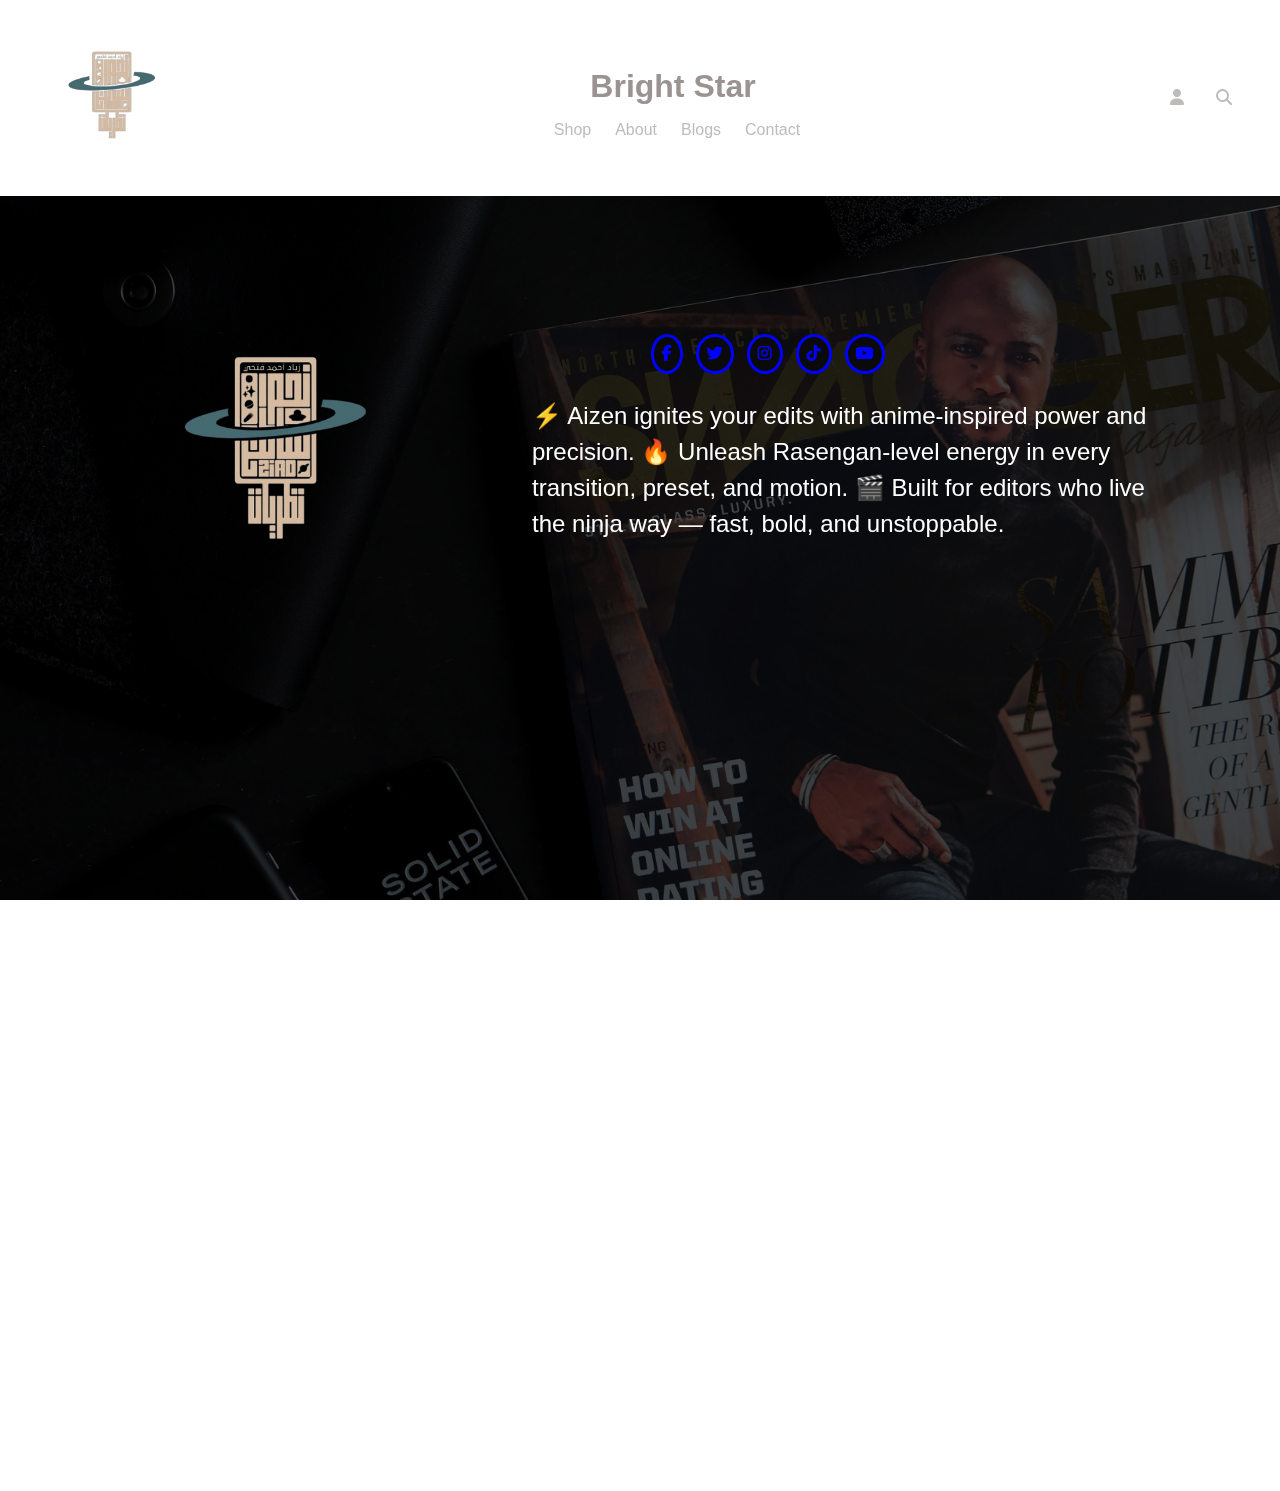
<file: index.html>
<!DOCTYPE html>
<html lang="en">
    <head>
        <meta charset="UTF-8">
        <meta name="viewport" content="width=device-width, initial-scale=1.0">
        <title>Bright Star - Blog</title>
        <link rel="stylesheet" href="CSS/index.css">
        <link rel="stylesheet" href="https://cdnjs.cloudflare.com/ajax/libs/font-awesome/6.5.0/css/all.min.css">
        <link href="https://cdn.jsdelivr.net/npm/aos@2.3.4/dist/aos.css" rel="stylesheet">
        <link rel="icon" href="Images/B.K__2_-removebg-preview.png" type="image/png">
    </head>
    <body>
        <div class="overlay"></div>
        <header>
            <nav>
                <a href="index.html"><img src="Images/B.K__2_-removebg-preview.png" alt="Bright Star Logo 1" data-aos="zoom-in"></a>
                <div class="nav_links" data-aos="zoom-in">
                    <a href="index.html"><h2 data-aos="zoom-in">Bright Star</h2></a>
                    <ul data-aos="zoom-in">
                        <li><a href="index.html" data-aos="zoom-in">Shop</a></li>
                        <li><a href="about.html" data-aos="zoom-in">About</a></li>
                        <li><a href="blogs.html" data-aos="zoom-in">Blogs</a></li>
                        <li><a href="contact.html" data-aos="zoom-in">Contact</a></li>
                    </ul>
                </div>
                <div class="right_icons" data-aos="zoom-in">
                    <a href="signup.html" data-aos="zoom-in"><i class="fas fa-user"></i></a>
                    <a href="#" data-aos="zoom-in"><i class="fas fa-search"></i></a>
                </div>

                <div id="mobileMenuBtn" class="mobile-menu-btn" data-aos="zoom-in">
                    <span></span>
                    <span></span>
                    <span></span>
                </div>
                <div class="mobile-menu" id="mobileMenu">
                    <div class="mobile-menu-header">
                        <h2>Bright Star</h2>
                    </div>
                    <div class="mobile-menu-links">
                        <a href="index.html"><i class="fas fa-home"></i> Shop</a>
                        <a href="about.html"><i class="fas fa-th-large"></i> About</a>
                        <a href="blogs.html"><i class="fas fa-blog"></i> Blogs</a>
                        <a href="contact.html"><i class="fas fa-envelope"></i> Contact</a>
                    </div>
                    <div class="mobile-menu-icons">
                        <a href="signup.html"><i class="fas fa-user"></i> Account</a>
                        <a href="#"><i class="fas fa-search"></i> Search</a>
                    </div>
                </div>
            </nav>

            <div class="header_content" data-aos="zoom-in">
                <img src="Images/B.K__2_-removebg-preview.png" alt="Bright Star Logo 3" data-aos="zoom-in">
                <div class="header_content_text" data-aos="zoom-in">
                    <p data-aos="zoom-in">
                        ⚡ Aizen ignites your edits with anime-inspired power and precision.
                        🔥 Unleash Rasengan-level energy in every transition, preset, and motion.
                        🎬 Built for editors who live the ninja way — fast, bold, and unstoppable.
                    </p>
                    <div class="header_social_icons" data-aos="zoom-in">
                        <a href="#" data-aos="zoom-in"><i class="fab fa-facebook-f"></i></a>
                        <a href="#" data-aos="zoom-in"><i class="fab fa-twitter"></i></a>
                        <a href="#" data-aos="zoom-in"><i class="fab fa-instagram"></i></a>
                        <a href="#" data-aos="zoom-in"><i class="fab fa-tiktok"></i></a>
                        <a href="#" data-aos="zoom-in"><i class="fab fa-youtube"></i></a>
                    </div>
                </div>
            </div>
        </header>

        <div class="blog" data-aos="zoom-in">
            <h1 data-aos="zoom-in">Blogs</h1>
            <div class="blog_content" data-aos="zoom-in">

            </div>
        </div>

        <footer data-aos="zoom-in">
            <div class="left_footer" data-aos="zoom-in">
                <h2 data-aos="zoom-in">Bright Star</h2>
                <ul data-aos="zoom-in">
                    <li><a href="index.html" data-aos="zoom-in">Shop</a></li>
                    <li><a href="about.html" data-aos="zoom-in">About</a></li>
                    <li><a href="blogs.html" data-aos="zoom-in">Blogs</a></li>
                    <li><a href="contact.html">Contact</a></li>
                </ul>
            </div>
            <div class="center_footer" data-aos="zoom-in">
                <h2 data-aos="zoom-in">Policies</h2>
                <ul data-aos="zoom-in">
                    <li><a href="privacy.html" data-aos="zoom-in">Privacy Policy</a></li>
                    <li><a href="terms.html" data-aos="zoom-in">Terms of Service</a></li>
                </ul>
            </div>
            <div class="right_footer">
                <h2>Follow Us</h2>
                <div class="social_icons">
                    <a href="#"><i class="fab fa-facebook-f"></i></a>
                    <a href="#"><i class="fab fa-twitter"></i></a>
                    <a href="#"><i class="fab fa-instagram"></i></a>
                    <a href="#"><i class="fab fa-tiktok"></i></a>
                    <a href="#"><i class="fab fa-youtube"></i></a>
                </div>
            </div>
        </footer>
        
        <!-- <script>
            document.addEventListener("DOMContentLoaded", function () {
                const blogs = JSON.parse(localStorage.getItem("blogs")) || [];
                const blogContainer = document.querySelector(".blog_content");

                if (blogs.length === 0) {
                    blogContainer.innerHTML = "<p>No products available.</p>";
                    return;
                }

                blogs.forEach((blog, index) => {
                    const item = document.createElement("div");
                    item.className = "blog_item";
                    item.innerHTML = `
                        <img src="${blog.image}" alt="${blog.name}">
                        <h3>${blog.name}</h3>
                        <h4>${blog.headline}</h4>
                        <button class="blog_button" data-index="${index}" onclick="window.location.href='blogs.html'">See The Blog</button>
                    `;
                    blogContainer.appendChild(item);
                });
            });
        </script> -->
        <script src="https://unpkg.com/aos@2.3.1/dist/aos.js"></script>
        <script>
            AOS.init({
                duration: 1200,
            });
        </script>
        <script src="JS/index.js"></script>
    </body>
</html>
</file>
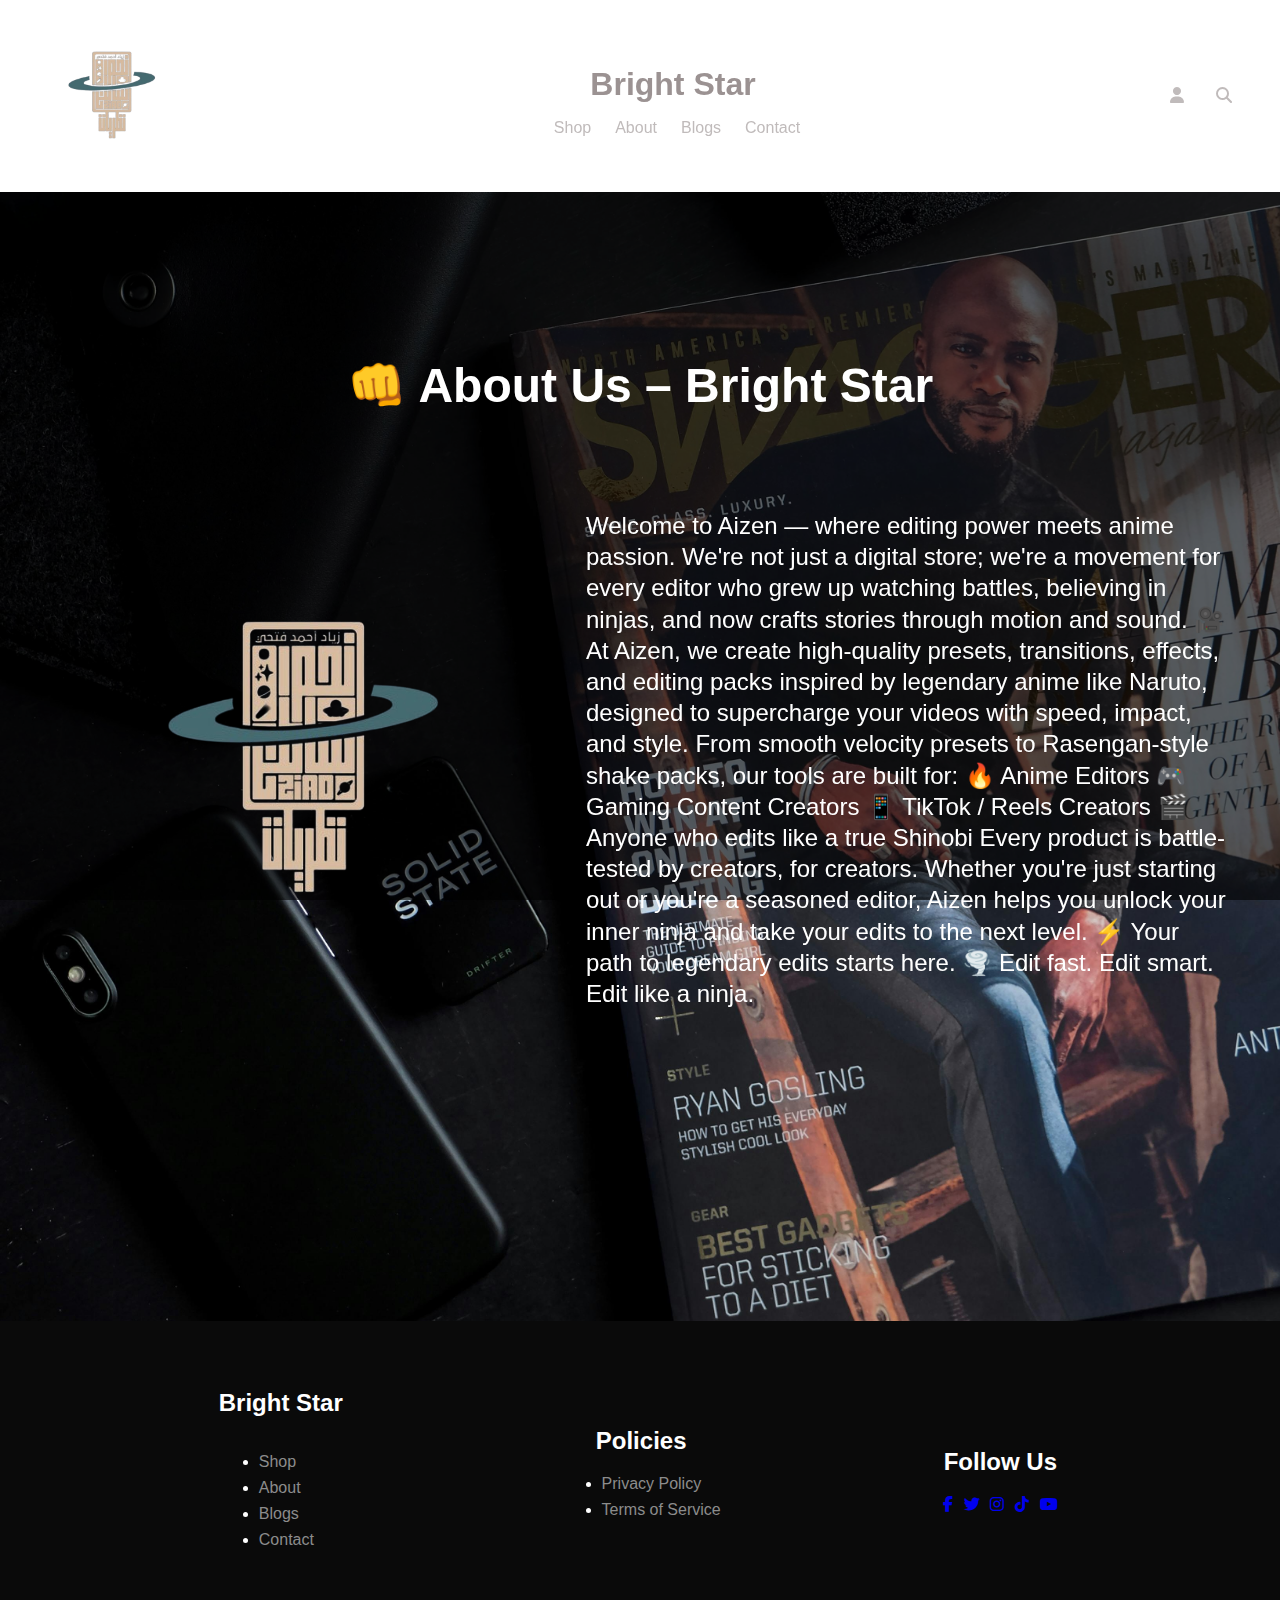
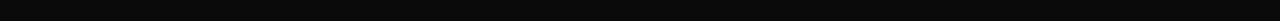
<file: about.html>
<!DOCTYPE html>
<html lang="en">
    <head>
        <meta charset="UTF-8">
        <meta name="viewport" content="width=device-width, initial-scale=1.0">
        <title>Bright Star - About Us</title>
        <link rel="stylesheet" href="CSS/about.css">
        <link rel="stylesheet" href="https://cdnjs.cloudflare.com/ajax/libs/font-awesome/6.5.0/css/all.min.css">
        <link href="https://cdn.jsdelivr.net/npm/aos@2.3.4/dist/aos.css" rel="stylesheet">
        <link rel="icon" href="Images/B.K__2_-removebg-preview.png" type="image/png">
    </head>
    <body>
        <div class="overlay"></div>
        <header>
            <nav data-aos="zoom-in">
                <img src="Images/B.K__2_-removebg-preview.png" alt="Bright Star Logo 1" data-aos="zoom-in">
                <div class="nav_links" data-aos="zoom-in">
                    <a href="index.html"><h2 data-aos="zoom-in">Bright Star</h2></a>
                    <ul data-aos="zoom-in">
                        <li><a href="index.html" data-aos="zoom-in">Shop</a></li>
                        <li><a href="about.html" data-aos="zoom-in">About</a></li>
                        <li><a href="blogs.html" data-aos="zoom-in">Blogs</a></li>
                        <li><a href="contact.html" data-aos="zoom-in">Contact</a></li>
                    </ul>
                </div>
                <div class="right_icons" data-aos="zoom-in">
                    <a href="signup.html" data-aos="zoom-in"><i class="fas fa-user"></i></a>
                    <a href="#" data-aos="zoom-in"><i class="fas fa-search"></i></a>
                </div>

                <div id="mobileMenuBtn" class="mobile-menu-btn" data-aos="zoom-in">
                    <span></span>
                    <span></span>
                    <span></span>
                </div>
                <div class="mobile-menu" id="mobileMenu">
                    <div class="mobile-menu-header">
                        <h2>Aizen</h2>
                    </div>
                    <div class="mobile-menu-links">
                        <a href="index.html"><i class="fas fa-home"></i> Shop</a>
                        <a href="about.html"><i class="fas fa-th-large"></i> About</a>
                        <a href="blogs.html"><i class="fas fa-blog"></i> Blogs</a>
                        <a href="contact.html"><i class="fas fa-envelope"></i> Contact</a>
                    </div>
                    <div class="mobile-menu-icons">
                        <a href="signup.html"><i class="fas fa-user"></i> Account</a>
                        <a href="#"><i class="fas fa-search"></i> Search</a>
                    </div>
                </div>
            </nav>
        </header>

        <div class="about" data-aos="zoom-in">
            <h1 data-aos="zoom-in">👊 About Us – Bright Star</h1>
            <div class="about_content" data-aos="zoom-in">
                <img src="Images/B.K__2_-removebg-preview.png" alt="About Us Bright Star Logo" data-aos="zoom-in">
                <p data-aos="zoom-in">
                    Welcome to Aizen — where editing power meets anime passion.
                    We're not just a digital store; we're a movement for every editor who grew up 
                    watching battles, believing in ninjas, and now crafts stories through motion and sound.
                    
                    🎥 At Aizen, we create high-quality presets, transitions, effects, 
                    and editing packs inspired by legendary anime like Naruto, 
                    designed to supercharge your videos with speed, impact, and style.
                    
                    From smooth velocity presets to Rasengan-style shake packs, our tools are built for:
                    
                    🔥 Anime Editors
                    
                    🎮 Gaming Content Creators
                    
                    📱 TikTok / Reels Creators
                    
                    🎬 Anyone who edits like a true Shinobi
                    
                    Every product is battle-tested by creators, for creators.
                    Whether you're just starting out or you're a seasoned editor, 
                    Aizen helps you unlock your inner ninja and take your edits to the next level.
                    
                    ⚡ Your path to legendary edits starts here.
                    🌪️ Edit fast. Edit smart. Edit like a ninja.
                </p>
            </div>
        </div>

        <footer>
            <div class="left_footer">
                <h2>Bright Star</h2>
                <ul>
                    <li><a href="index.html">Shop</a></li>
                    <li><a href="about.html">About</a></li>
                    <li><a href="blogs.html">Blogs</a></li>
                    <li><a href="contact.html">Contact</a></li>
                </ul>
            </div>
            <div class="center_footer">
                <h2>Policies</h2>
                <ul>
                    <li><a href="privacy.html">Privacy Policy</a></li>
                    <li><a href="terms.html">Terms of Service</a></li>
                </ul>
            </div>
            <div class="right_footer">
                <h2>Follow Us</h2>
                <div class="social_icons">
                    <a href="#"><i class="fab fa-facebook-f"></i></a>
                    <a href="#"><i class="fab fa-twitter"></i></a>
                    <a href="#"><i class="fab fa-instagram"></i></a>
                    <a href="#"><i class="fab fa-tiktok"></i></a>
                    <a href="#"><i class="fab fa-youtube"></i></a>
                </div>
            </div>
        </footer>

        <script src="https://unpkg.com/aos@2.3.1/dist/aos.js"></script>
        <script>
            AOS.init({
                duration: 1200,
            });
        </script>
        <script src="JS/about.js"></script>
    </body>
</html>
</file>
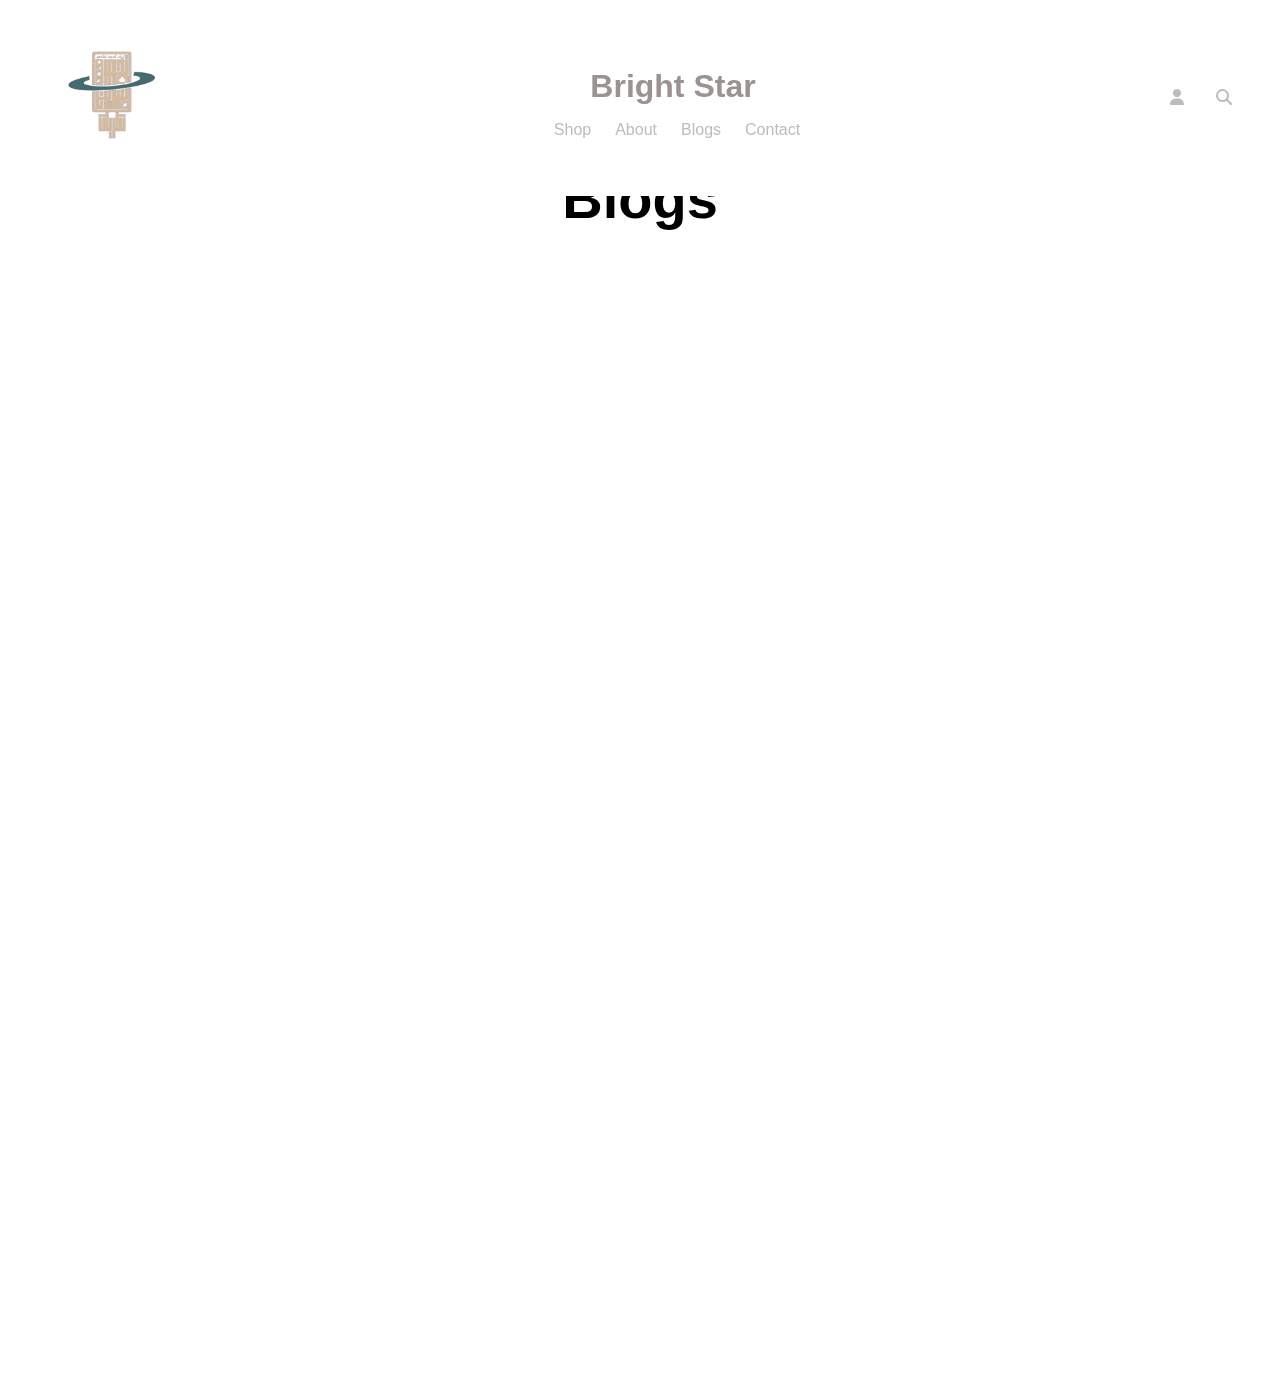
<file: blogs.html>
<!DOCTYPE html>
<html lang="en">
    <head>
        <meta charset="UTF-8">
        <meta name="viewport" content="width=device-width, initial-scale=1.0">
        <title>Bright Star - Blog</title>
        <link rel="stylesheet" href="CSS/blogs.css">
        <link rel="stylesheet" href="https://cdnjs.cloudflare.com/ajax/libs/font-awesome/6.5.0/css/all.min.css">
        <link href="https://cdn.jsdelivr.net/npm/aos@2.3.4/dist/aos.css" rel="stylesheet">
        <link rel="icon" href="Images/B.K__2_-removebg-preview.png" type="image/png">
    </head>
    <body>
        <!-- <div class="overlay"></div> -->
        <header>
            <nav>
                <a href="index.html"><img src="Images/B.K__2_-removebg-preview.png" alt="Bright Star Logo 1" data-aos="zoom-in"></a>
                <div class="nav_links" data-aos="zoom-in">
                    <a href="index.html"><h2 data-aos="zoom-in">Bright Star</h2></a>
                    <ul data-aos="zoom-in">
                        <li><a href="index.html" data-aos="zoom-in">Shop</a></li>
                        <li><a href="about.html" data-aos="zoom-in">About</a></li>
                        <li><a href="blogs.html" data-aos="zoom-in">Blogs</a></li>
                        <li><a href="contact.html" data-aos="zoom-in">Contact</a></li>
                    </ul>
                </div>
                <div class="right_icons" data-aos="zoom-in">
                    <a href="signup.html" data-aos="zoom-in"><i class="fas fa-user"></i></a>
                    <a href="#" data-aos="zoom-in"><i class="fas fa-search"></i></a>
                </div>

                <div id="mobileMenuBtn" class="mobile-menu-btn" data-aos="zoom-in">
                    <span></span>
                    <span></span>
                    <span></span>
                </div>
                <div class="mobile-menu" id="mobileMenu">
                    <div class="mobile-menu-header">
                        <h2>Bright Star</h2>
                    </div>
                    <div class="mobile-menu-links">
                        <a href="index.html"><i class="fas fa-home"></i> Shop</a>
                        <a href="about.html"><i class="fas fa-th-large"></i> About</a>
                        <a href="blogs.html"><i class="fas fa-blog"></i> Blogs</a>
                        <a href="contact.html"><i class="fas fa-envelope"></i> Contact</a>
                    </div>
                    <div class="mobile-menu-icons">
                        <a href="signup.html"><i class="fas fa-user"></i> Account</a>
                        <a href="#"><i class="fas fa-search"></i> Search</a>
                    </div>
                </div>
            </nav>
        </header>

        <div class="blog" data-aos="zoom-in">
            <h1 data-aos="zoom-in">Blogs</h1>
            <div class="blog_content" data-aos="zoom-in">

            </div>
        </div>

        <footer data-aos="zoom-in">
            <div class="left_footer" data-aos="zoom-in">
                <h2 data-aos="zoom-in">Bright Star</h2>
                <ul data-aos="zoom-in">
                    <li><a href="index.html" data-aos="zoom-in">Shop</a></li>
                    <li><a href="about.html" data-aos="zoom-in">About</a></li>
                    <li><a href="blogs.html" data-aos="zoom-in">Blogs</a></li>
                    <li><a href="contact.html" data-aos="zoom-in">Contact</a></li>
                </ul>
            </div>
            <div class="center_footer" data-aos="zoom-in">
                <h2 data-aos="zoom-in">Policies</h2>
                <ul data-aos="zoom-in">
                    <li><a href="privacy.html" data-aos="zoom-in">Privacy Policy</a></li>
                    <li><a href="terms.html" data-aos="zoom-in">Terms of Service</a></li>
                </ul>
            </div>
            <div class="right_footer">
                <h2>Follow Us</h2>
                <div class="social_icons">
                    <a href="#"><i class="fab fa-facebook-f"></i></a>
                    <a href="#"><i class="fab fa-twitter"></i></a>
                    <a href="#"><i class="fab fa-instagram"></i></a>
                    <a href="#"><i class="fab fa-tiktok"></i></a>
                    <a href="#"><i class="fab fa-youtube"></i></a>
                </div>
            </div>
        </footer>
        
        <!-- <script>
            document.addEventListener("DOMContentLoaded", function () {
                const blogs = JSON.parse(localStorage.getItem("blogs")) || [];
                const blogContainer = document.querySelector(".blog_content");

                if (blogs.length === 0) {
                    blogContainer.innerHTML = "<p>No products available.</p>";
                    return;
                }

                blogs.forEach((blog, index) => {
                    const item = document.createElement("div");
                    item.className = "blog_item";
                    item.innerHTML = `
                        <img src="${blog.image}" alt="${blog.name}">
                        <h3>${blog.name}</h3>
                        <h4>${blog.headline}</h4>
                        <p>${blog.description}</p>
                    `;
                    blogContainer.appendChild(item);
                });
            });
        </script> -->
        <script src="https://unpkg.com/aos@2.3.1/dist/aos.js"></script>
        <script>
            AOS.init({
                duration: 1200,
            });
        </script>
        <script src="JS/blogs.js"></script>
    </body>
</html>
</file>
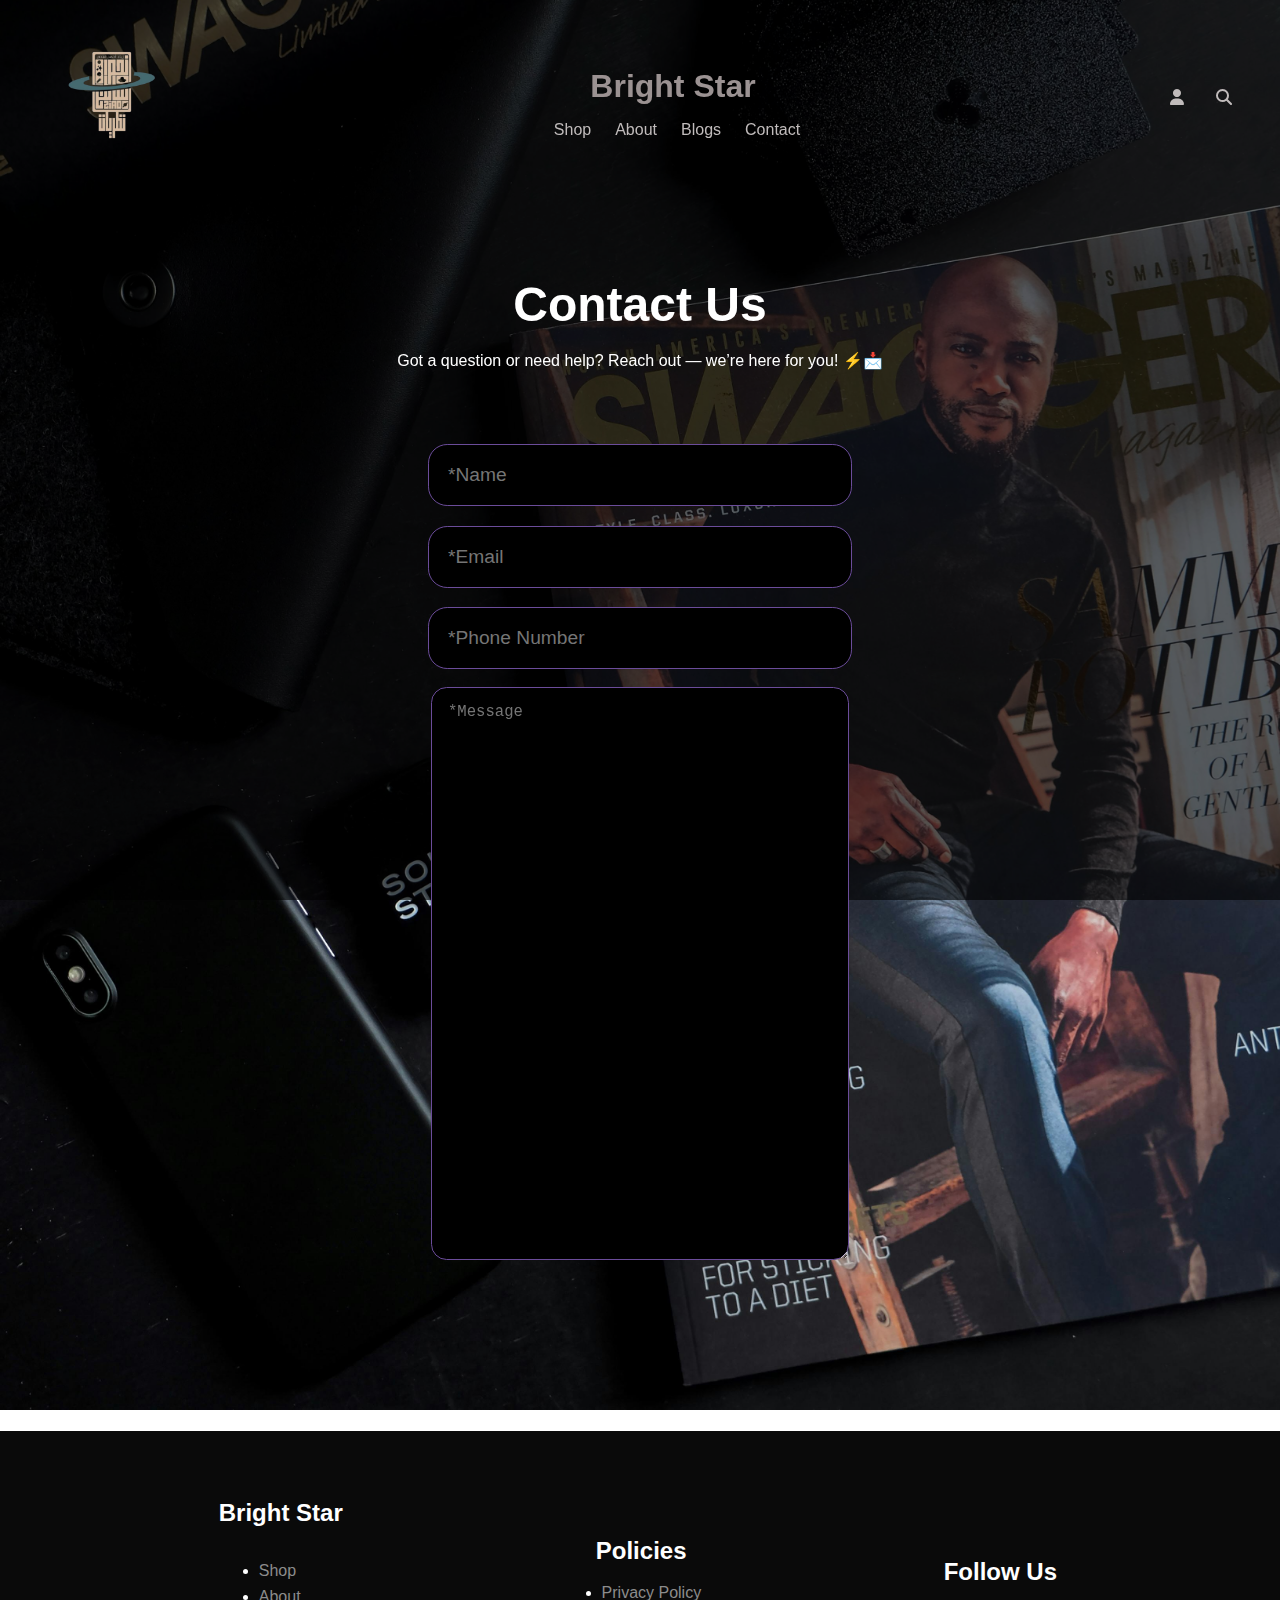
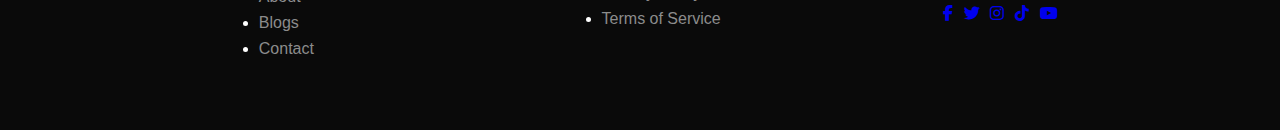
<file: contact.html>
<!DOCTYPE html>
<html lang="en">
    <head>
        <meta charset="UTF-8">
        <meta name="viewport" content="width=device-width, initial-scale=1.0">
        <title>Bright Star - Contact Us</title>
        <link rel="stylesheet" href="CSS/contact.css">
        <link rel="stylesheet" href="https://cdnjs.cloudflare.com/ajax/libs/font-awesome/6.5.0/css/all.min.css">
        <link href="https://cdn.jsdelivr.net/npm/aos@2.3.4/dist/aos.css" rel="stylesheet">
        <link rel="icon" href="Images/B.K__2_-removebg-preview.png" type="image/png">
    </head>
    <body>
        <div class="overlay"></div>
        <header>
            <nav>
                <a href="index.html"><img src="Images/B.K__2_-removebg-preview.png" alt="Bright Star Logo 1" data-aos="zoom-in"></a>
                <div class="nav_links" data-aos="zoom-in">
                    <a href="index.html"><h2 data-aos="zoom-in">Bright Star</h2></a>
                    <ul data-aos="zoom-in">
                        <li><a href="index.html" data-aos="zoom-in">Shop</a></li>
                        <li><a href="about.html" data-aos="zoom-in">About</a></li>
                        <li><a href="blogs.html" data-aos="zoom-in">Blogs</a></li>
                        <li><a href="contact.html" data-aos="zoom-in">Contact</a></li>
                    </ul>
                </div>
                <div class="right_icons" data-aos="zoom-in">
                    <a href="signup.html" data-aos="zoom-in"><i class="fas fa-user"></i></a>
                    <a href="#" data-aos="zoom-in"><i class="fas fa-search"></i></a>
                </div>

                <div id="mobileMenuBtn" class="mobile-menu-btn" data-aos="zoom-in">
                    <span></span>
                    <span></span>
                    <span></span>
                </div>
                <div class="mobile-menu" id="mobileMenu">
                    <div class="mobile-menu-header">
                        <h2>Aizen</h2>
                    </div>
                    <div class="mobile-menu-links">
                        <a href="index.html"><i class="fas fa-home"></i> Shop</a>
                        <a href="about.html"><i class="fas fa-th-large"></i> About</a>
                        <a href="blogs.html"><i class="fas fa-blog"></i> Blogs</a>
                        <a href="contact.html"><i class="fas fa-envelope"></i> Contact</a>
                    </div>
                    <div class="mobile-menu-icons">
                        <a href="signup.html"><i class="fas fa-user"></i> Account</a>
                        <a href="#"><i class="fas fa-search"></i> Search</a>
                    </div>
                </div>
            </nav>
        </header>

        <div class="booking" id="booking" data-aos="zoom-in">
            <h1 data-aos="zoom-in">Contact Us</h1>
            <p data-aos="zoom-in">Got a question or need help? Reach out — we’re here for you! ⚡📩</p>
            <form data-aos="zoom-in">
                <input type="text" placeholder="*Name" required data-aos="zoom-in"/>
                <input type="email" placeholder="*Email" required data-aos="zoom-in"/>
                <input type="tel" placeholder="*Phone Number" required data-aos="zoom-in"/>
                <textarea placeholder="*Message" required data-aos="zoom-in"></textarea>
                <button type="submit" data-aos="zoom-in">Submit</button>
            </form>
        </div>

        <footer>
            <div class="left_footer">
                <h2>Bright Star</h2>
                <ul>
                    <li><a href="index.html">Shop</a></li>
                    <li><a href="about.html">About</a></li>
                    <li><a href="blogs.html">Blogs</a></li>
                    <li><a href="contact.html">Contact</a></li>
                </ul>
            </div>
            <div class="center_footer">
                <h2>Policies</h2>
                <ul>
                    <li><a href="privacy.html">Privacy Policy</a></li>
                    <li><a href="terms.html">Terms of Service</a></li>
                </ul>
            </div>
            <div class="right_footer">
                <h2>Follow Us</h2>
                <div class="social_icons">
                    <a href="#"><i class="fab fa-facebook-f"></i></a>
                    <a href="#"><i class="fab fa-twitter"></i></a>
                    <a href="#"><i class="fab fa-instagram"></i></a>
                    <a href="#"><i class="fab fa-tiktok"></i></a>
                    <a href="#"><i class="fab fa-youtube"></i></a>
                </div>
            </div>
        </footer>

        <script src="https://unpkg.com/aos@2.3.1/dist/aos.js"></script>
        <script>
            AOS.init({
                duration: 1200,
            });
        </script>
        <script src="JS/contact.js"></script>
    </body>
</html>
</file>
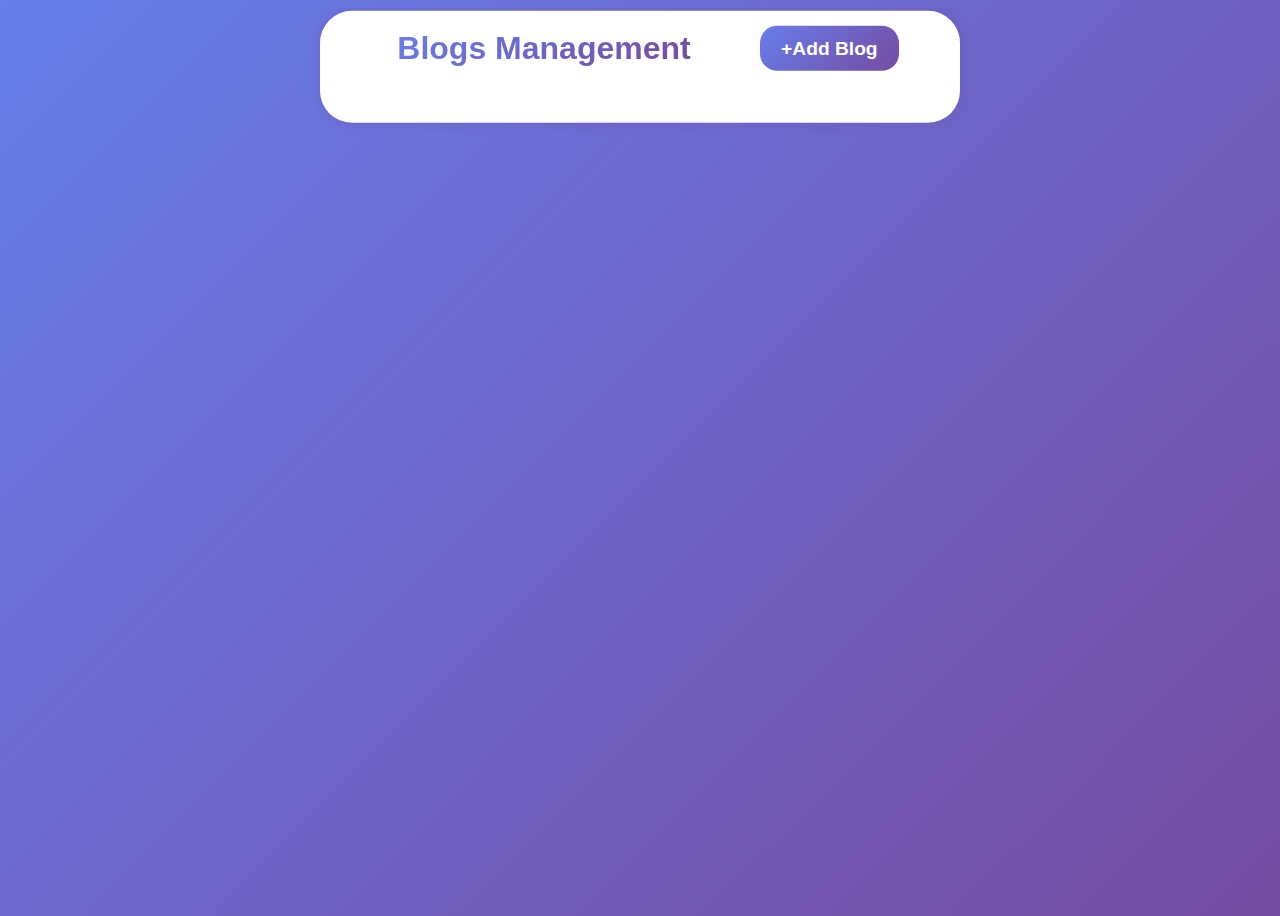
<file: dashboard.html>
<!DOCTYPE html>
<html lang="en">
    <head>
        <meta charset="UTF-8">
        <meta name="viewport" content="width=device-width, initial-scale=1.0">
        <title>Bright Star - Dashboard</title>
        <link rel="stylesheet" href="CSS/dashboard.css">
        <link rel="stylesheet" href="https://cdnjs.cloudflare.com/ajax/libs/font-awesome/6.5.0/css/all.min.css">
        <link href="https://cdn.jsdelivr.net/npm/aos@2.3.4/dist/aos.css" rel="stylesheet">
        <link rel="icon" href="Images/B.K__2_-removebg-preview.png" type="image/png">
    </head>
    <body>
        <div class="overlay"></div>
        <div class="dashboard_header_add_blog">
            <h1>Add Blog</h1>
            <form class="dashboard_header_add_blog_form">
                <input type="text" class="blog_name" placeholder="Blog Name">
                <input type="text" class="blog_headline" placeholder="Blog Headline">
                <textarea placeholder="Blog Description"></textarea>
                <label class="custom-file-upload">
                    <input type="file" id="blogImage">
                    Upload Blog Image
                </label>                 
                <button>Add Blog</button>
            </form>
        </div>
        <div class="dashboard">
            <div class="dashboard_header">
                <div class="dashboard_header_blogs_management">
                    <h1>Blogs Management</h1>
                    <button>+Add Blog</button>
                </div>
            </div>
            <div class="dashboard_content">
                <div class="blogs_show">

                </div>
            </div>
        </div>
        <script src="https://unpkg.com/aos@2.3.1/dist/aos.js"></script>
        <script>
            AOS.init({
                duration: 1200,
            });
        </script>
        <script src="JS/dashboard.js"></script>
    </body>
</html>
</file>
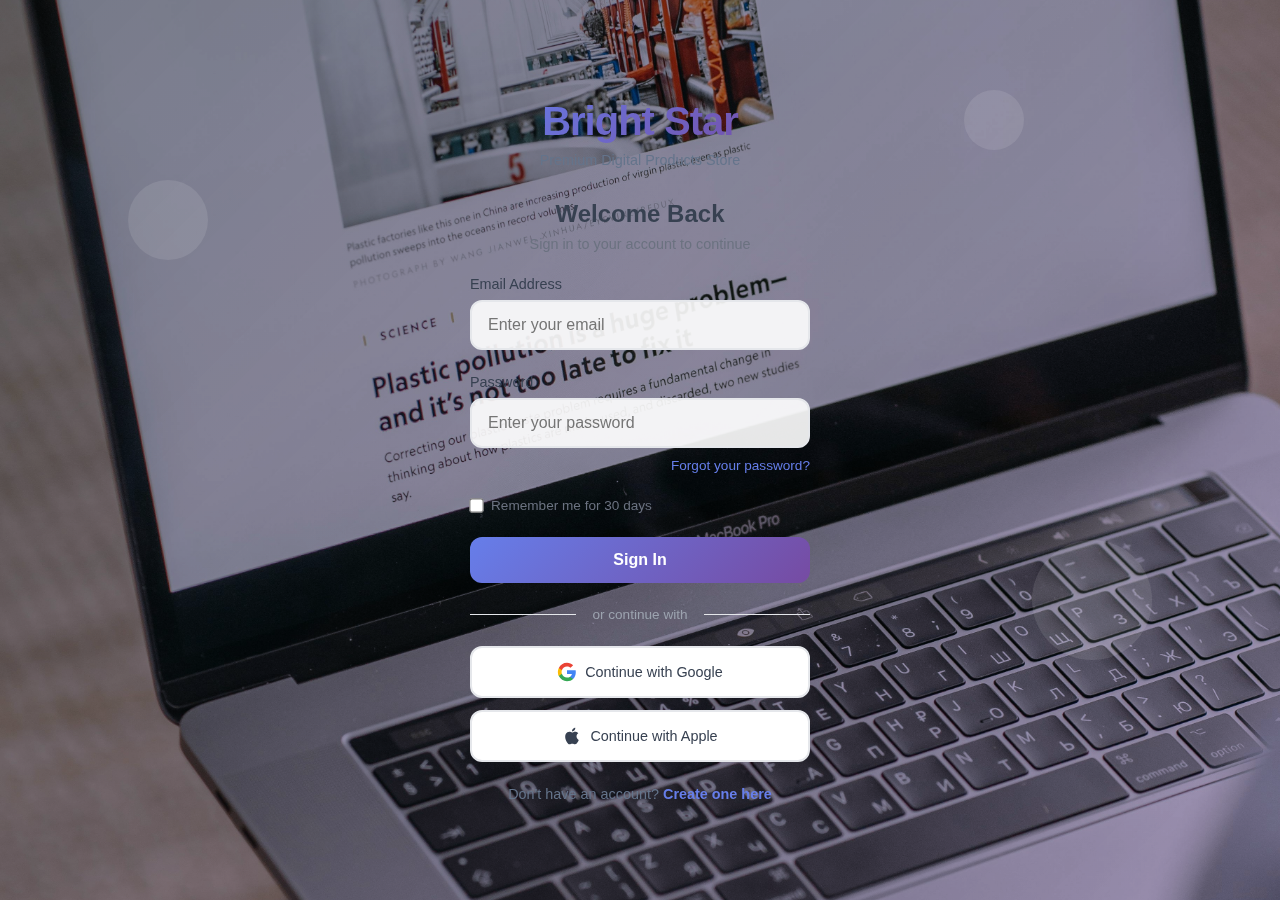
<file: login.html>
<!DOCTYPE html>
<html lang="en">
    <head>
        <meta charset="UTF-8">
        <meta name="viewport" content="width=device-width, initial-scale=1.0">
        <title>Login - Bright Star Blog</title>    
        <link rel="stylesheet" href="CSS/login.css">
        <link rel="stylesheet" href="https://cdnjs.cloudflare.com/ajax/libs/font-awesome/6.5.0/css/all.min.css">
        <link href="https://cdn.jsdelivr.net/npm/aos@2.3.4/dist/aos.css" rel="stylesheet">
        <link rel="icon" href="Images/B.K__2_-removebg-preview.png" type="image/png">
        <style></style>
    </head>
    <body>
        <div class="background-overlay"></div>
        <div class="floating-shapes">
            <div class="shape"></div>
            <div class="shape"></div>
            <div class="shape"></div>
        </div>

        <div class="auth-container">
            <div class="logo">
                <h1>Bright Star</h1>
                <p>Premium Digital Products Store</p>
            </div>

            <div class="page-title">
                <h2>Welcome Back</h2>
                <p>Sign in to your account to continue</p>
            </div>

            <div class="success-message" id="successMessage">
                Login successful! Welcome back to Bright Star.
            </div>

            <form id="loginForm">
                <div class="form-group">
                    <label for="email">Email Address</label>
                    <input type="email" id="email" placeholder="Enter your email" required>
                    <div class="error-message" id="emailError">Please enter a valid email address</div>
                </div>

                <div class="form-group">
                    <label for="password">Password</label>
                    <input type="password" id="password" placeholder="Enter your password" required>
                    <div class="error-message" id="passwordError">Password must be at least 6 characters</div>
                </div>

                <div class="forgot-password">
                    <a href="#" onclick="showForgotPassword()">Forgot your password?</a>
                </div>

                <div class="remember-me">
                    <input type="checkbox" id="rememberMe">
                    <label for="rememberMe">Remember me for 30 days</label>
                </div>

                <button type="submit" class="btn">Sign In</button>

                <div class="divider">
                    <span>or continue with</span>
                </div>

                <button type="button" class="social-btn" onclick="loginWithGoogle()">
                    <svg width="20" height="20" viewBox="0 0 24 24" fill="currentColor">
                        <path d="M22.56 12.25c0-.78-.07-1.53-.2-2.25H12v4.26h5.92c-.26 1.37-1.04 2.53-2.21 3.31v2.77h3.57c2.08-1.92 3.28-4.74 3.28-8.09z" fill="#4285F4"/>
                        <path d="M12 23c2.97 0 5.46-.98 7.28-2.66l-3.57-2.77c-.98.66-2.23 1.06-3.71 1.06-2.86 0-5.29-1.93-6.16-4.53H2.18v2.84C3.99 20.53 7.7 23 12 23z" fill="#34A853"/>
                        <path d="M5.84 14.09c-.22-.66-.35-1.36-.35-2.09s.13-1.43.35-2.09V7.07H2.18C1.43 8.55 1 10.22 1 12s.43 3.45 1.18 4.93l2.85-2.22.81-.62z" fill="#FBBC05"/>
                        <path d="M12 5.38c1.62 0 3.06.56 4.21 1.64l3.15-3.15C17.45 2.09 14.97 1 12 1 7.7 1 3.99 3.47 2.18 7.07l3.66 2.84c.87-2.6 3.3-4.53 6.16-4.53z" fill="#EA4335"/>
                    </svg>
                    Continue with Google
                </button>

                <button type="button" class="social-btn" onclick="loginWithApple()">
                    <svg width="20" height="20" viewBox="0 0 24 24" fill="currentColor">
                        <path d="M18.71 19.5c-.83 1.24-1.71 2.45-3.05 2.47-1.34.03-1.77-.79-3.29-.79-1.53 0-2 .77-3.27.82-1.31.05-2.3-1.32-3.14-2.53C4.25 17 2.94 12.45 4.7 9.39c.87-1.52 2.43-2.48 4.12-2.51 1.28-.02 2.5.87 3.29.87.78 0 2.26-1.07 3.81-.91.65.03 2.47.26 3.64 1.98-.09.06-2.17 1.28-2.15 3.81.03 3.02 2.65 4.03 2.68 4.04-.03.07-.42 1.44-1.38 2.83M13 3.5c.73-.83 1.94-1.46 2.94-1.5.13 1.17-.34 2.35-1.04 3.19-.69.85-1.83 1.51-2.95 1.42-.15-1.15.41-2.35 1.05-3.11z"/>
                    </svg>
                    Continue with Apple
                </button>

                <div class="auth-switch">
                    Don't have an account? <a href="signup.html">Create one here</a>
                </div>
            </form>
        </div>

        <script>
            AOS.init({
                duration: 1200,
                once: true,
            });
        </script>
        <script src="JS/login.js"></script>
    </body>
</html>
</file>
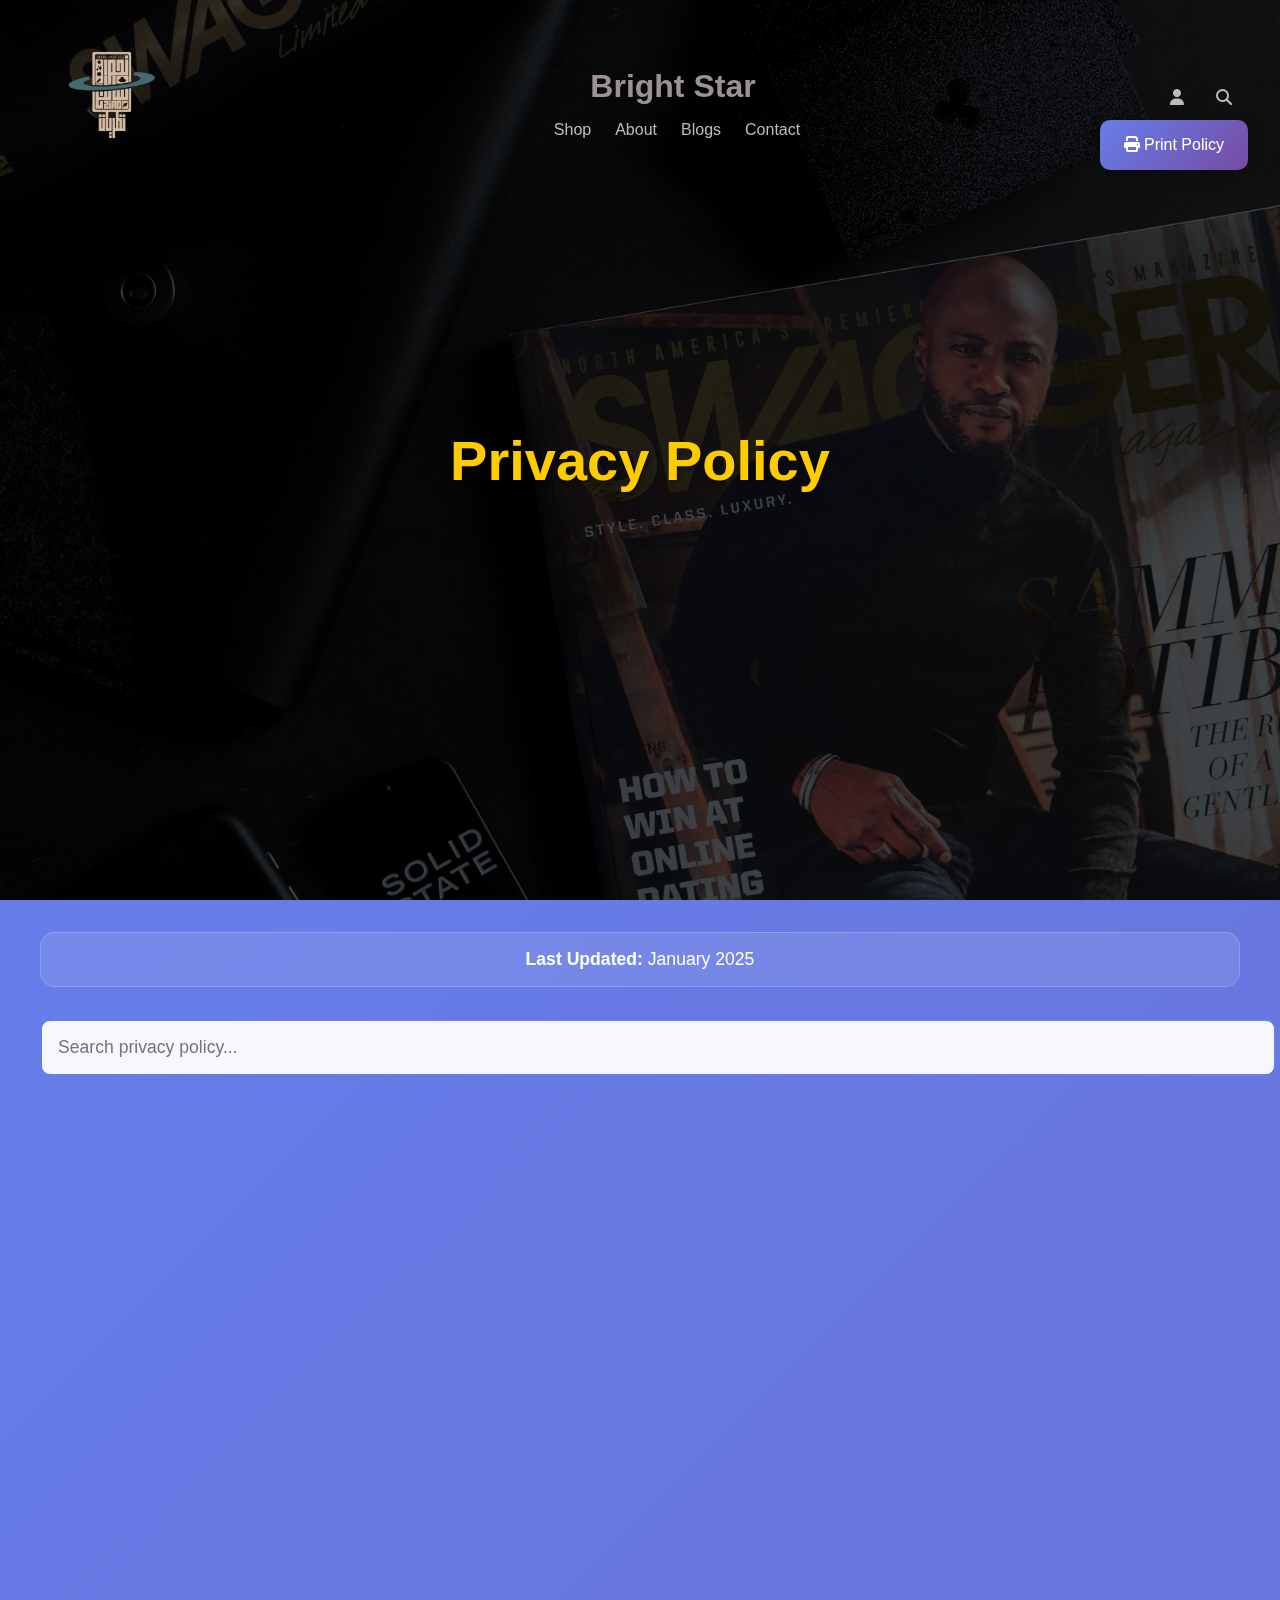
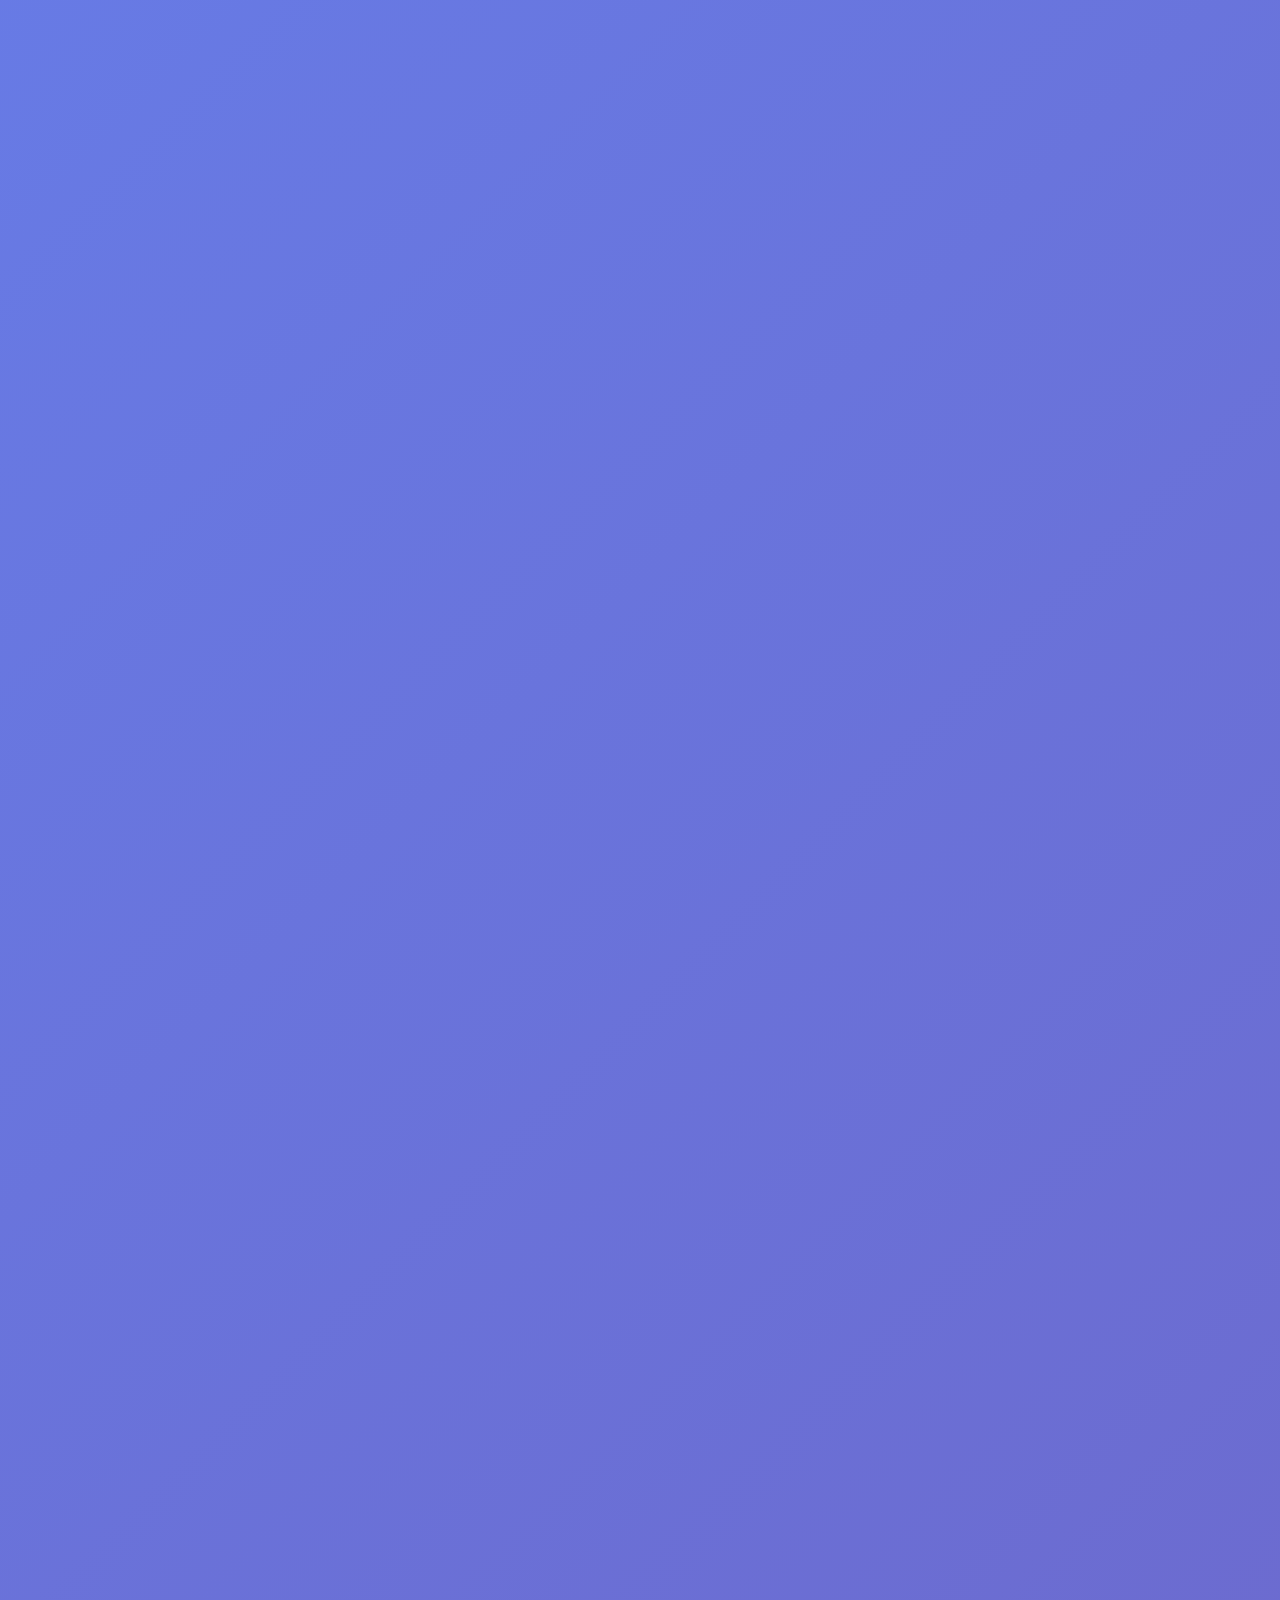
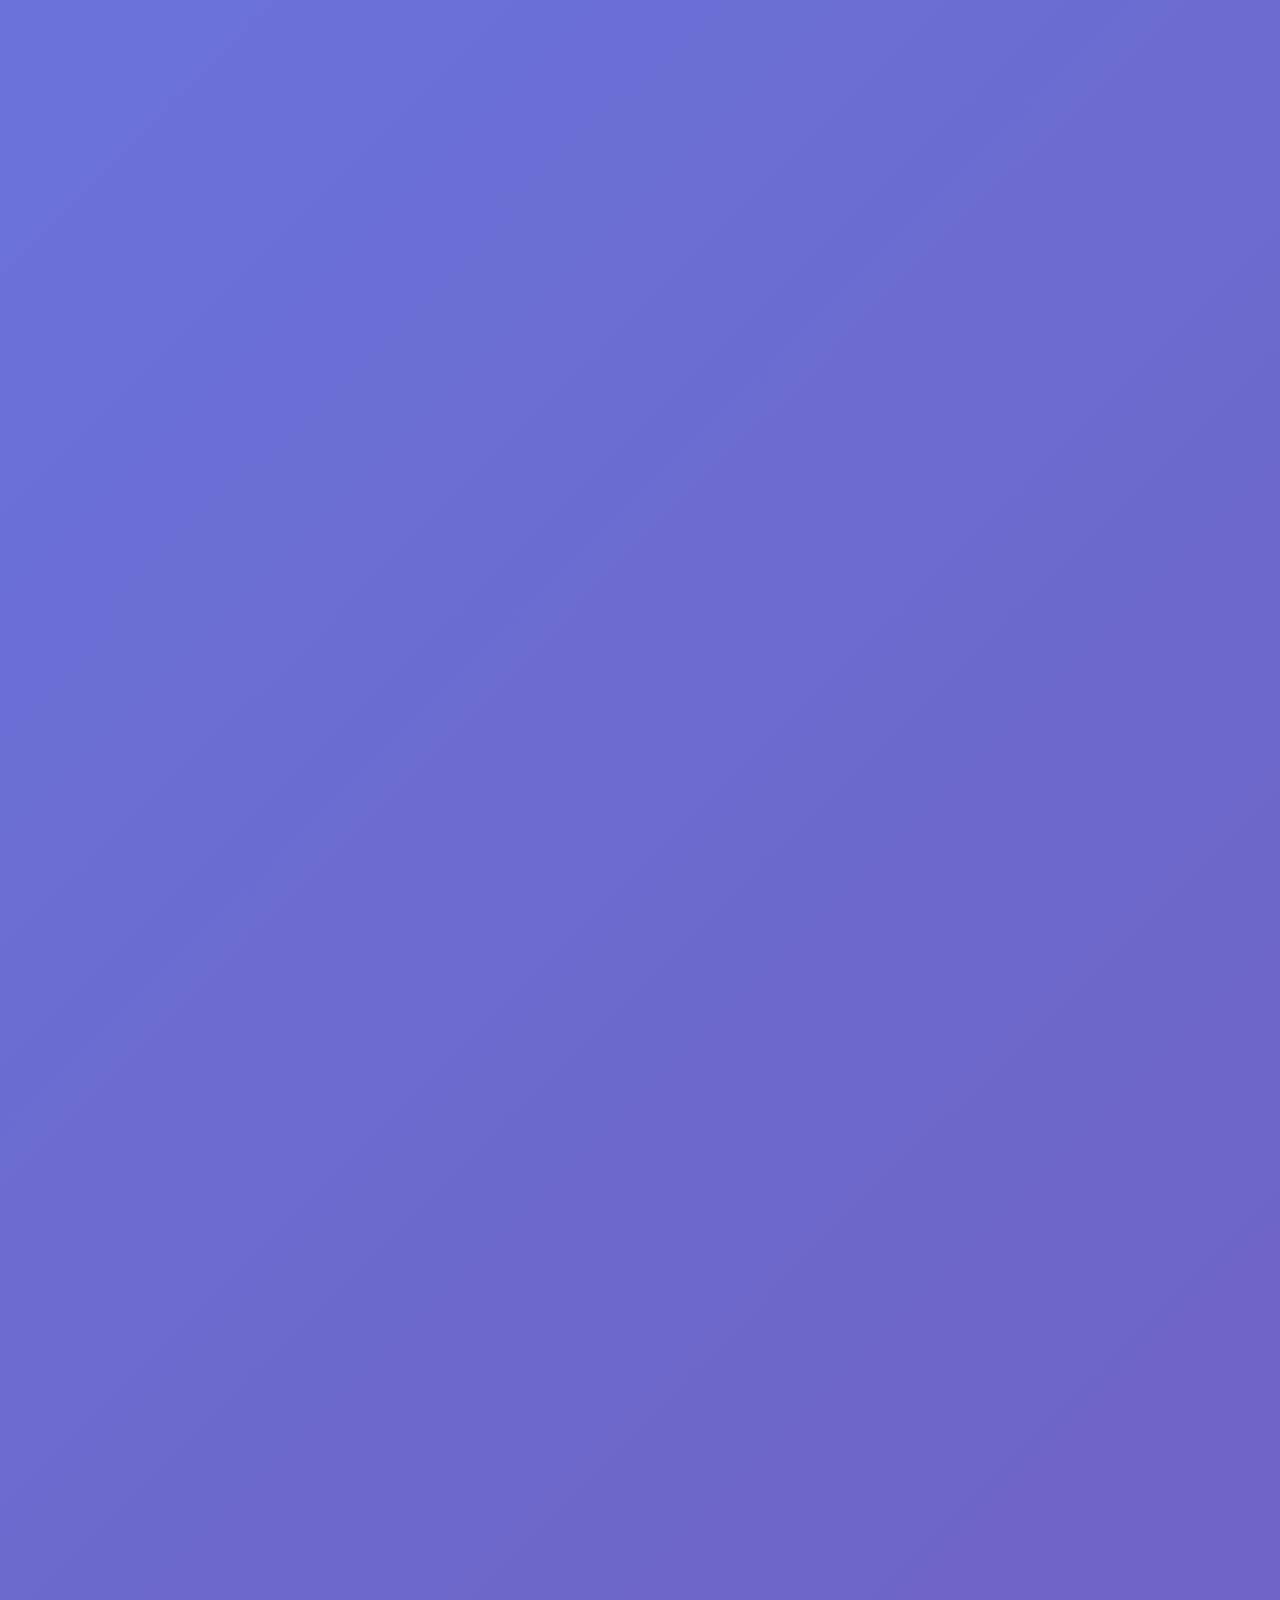
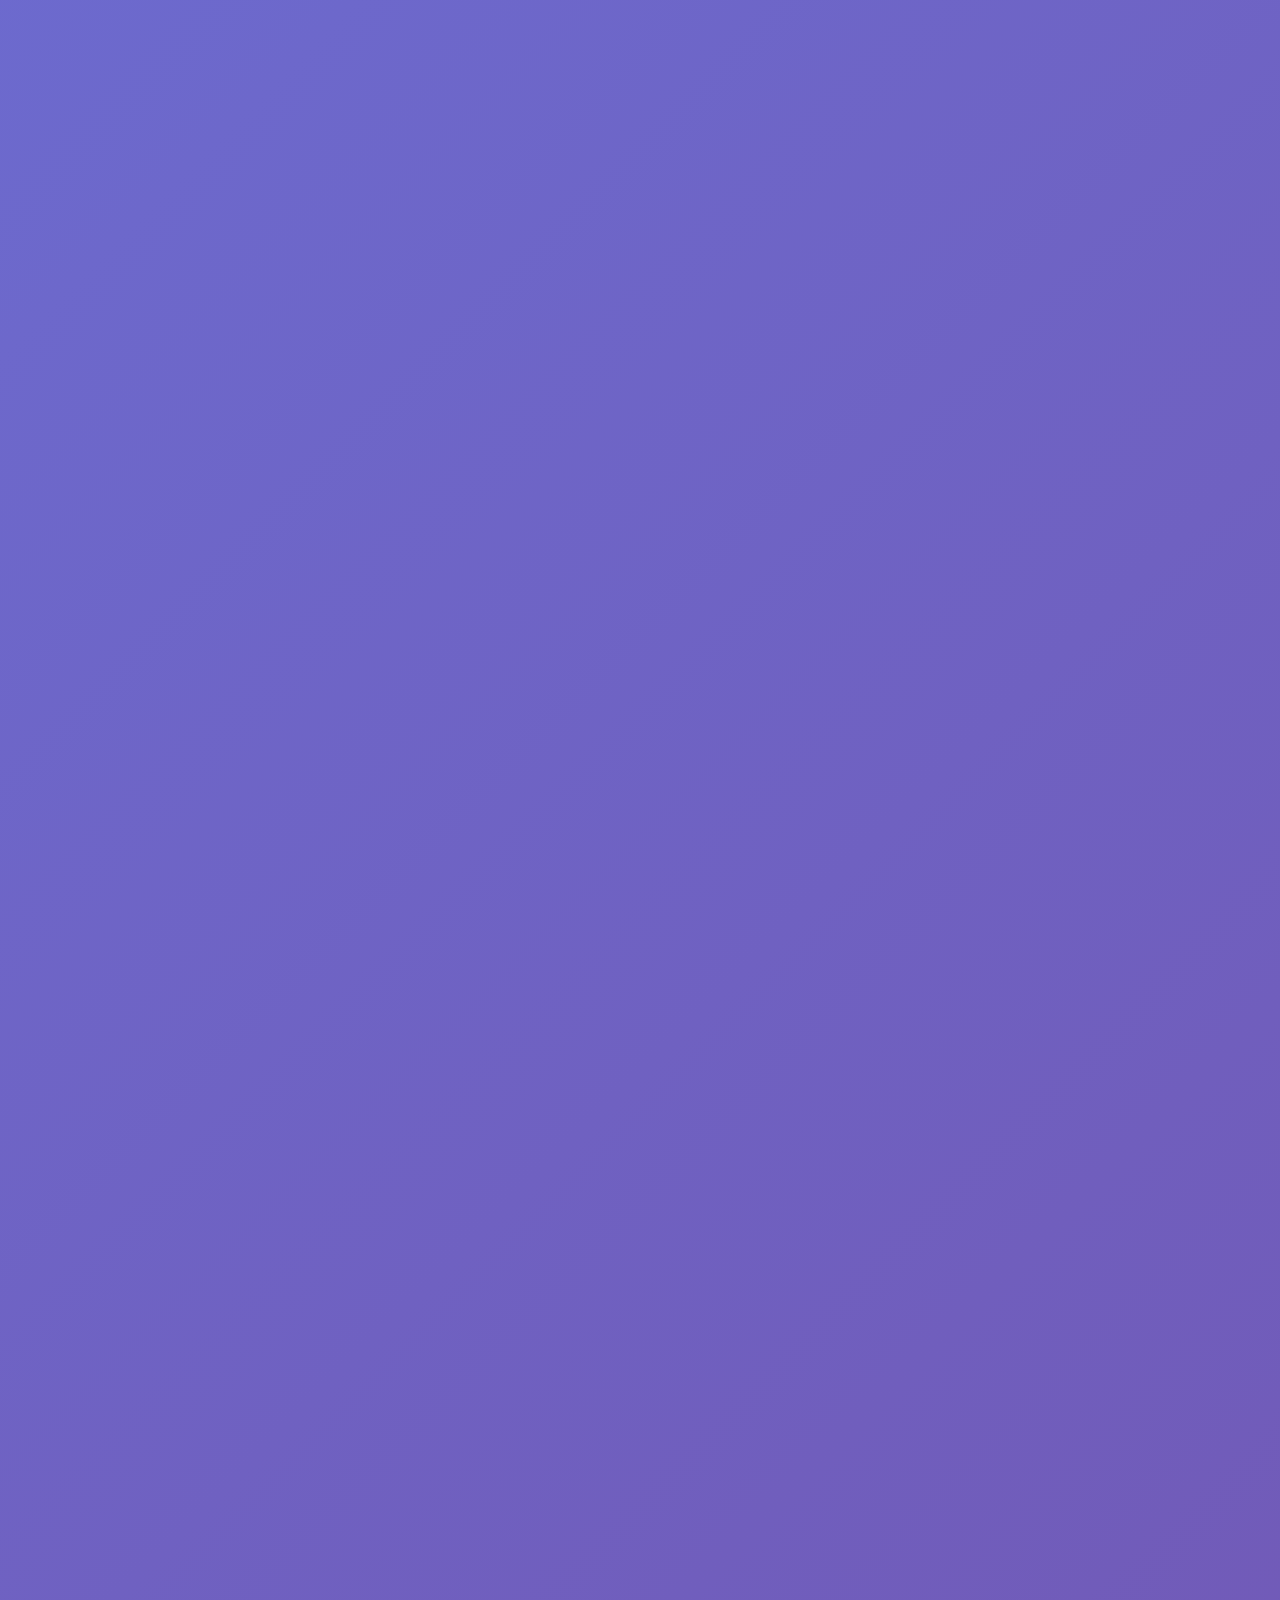
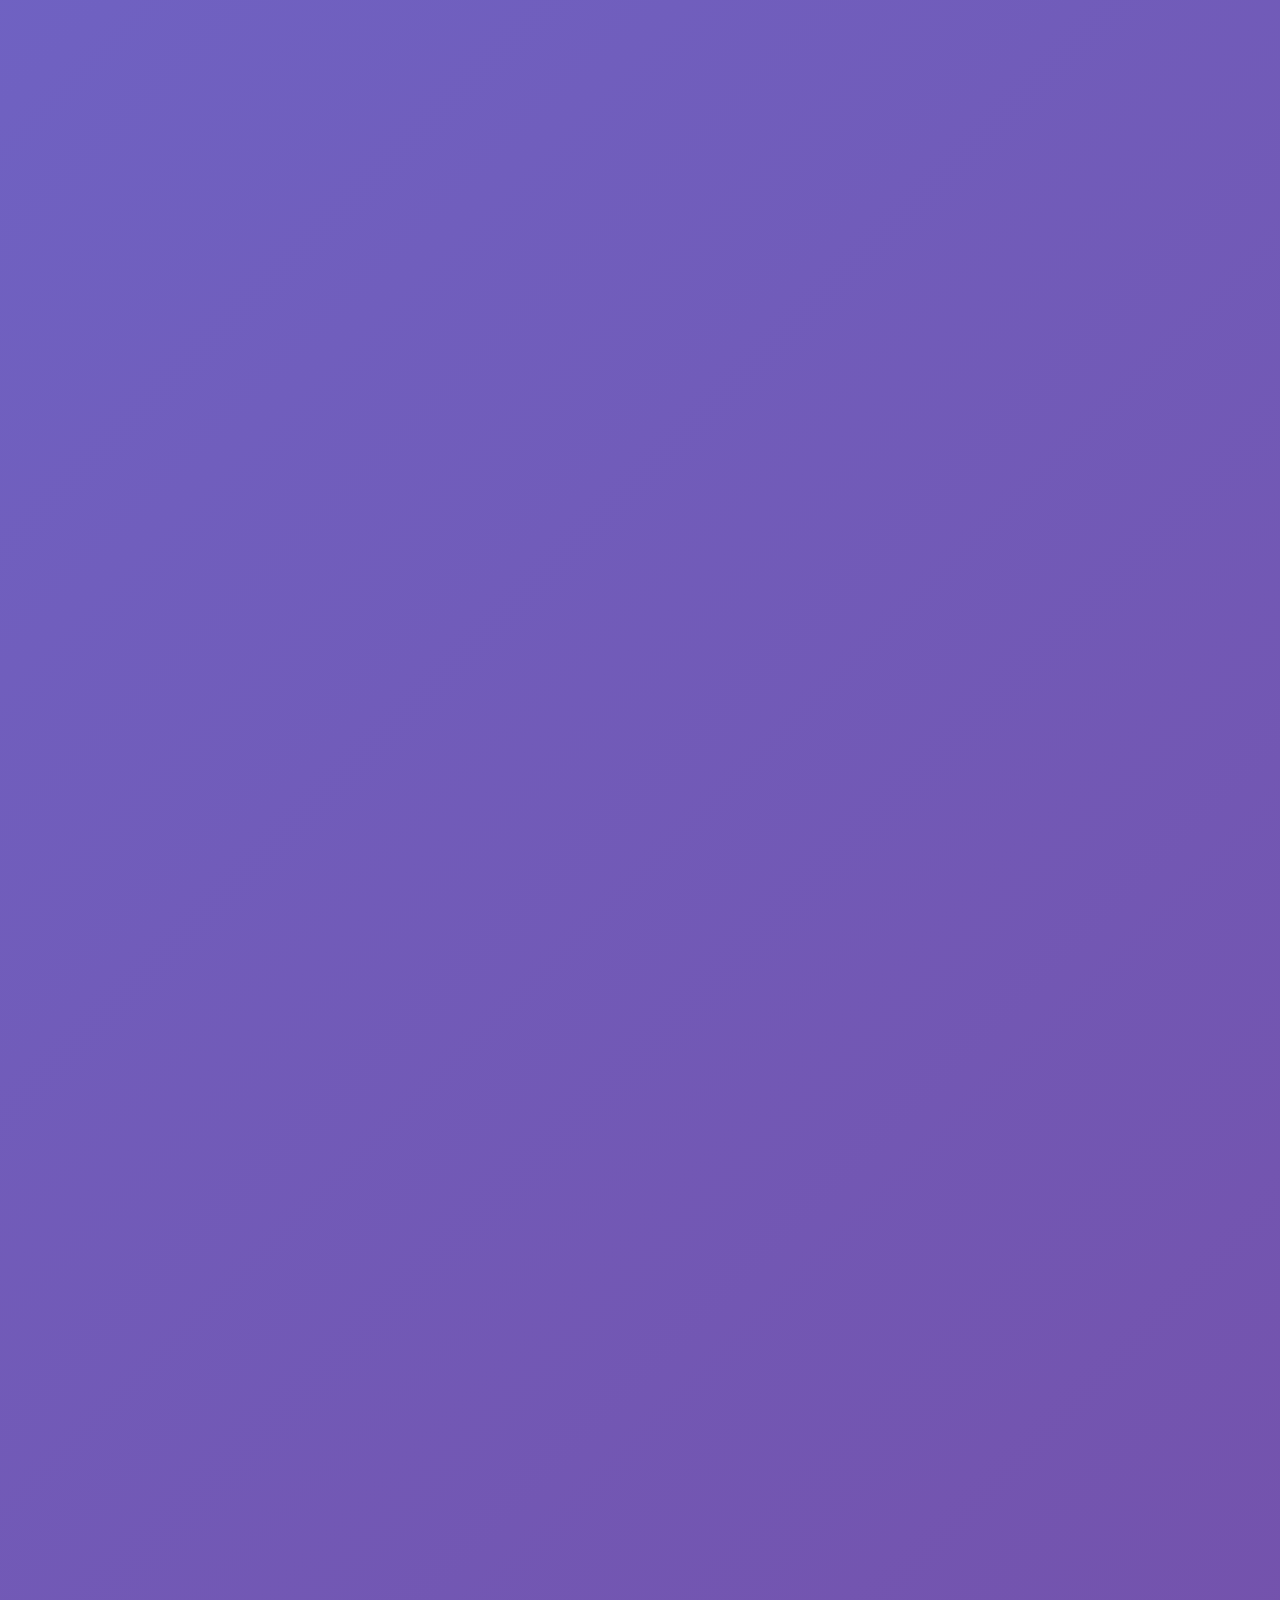
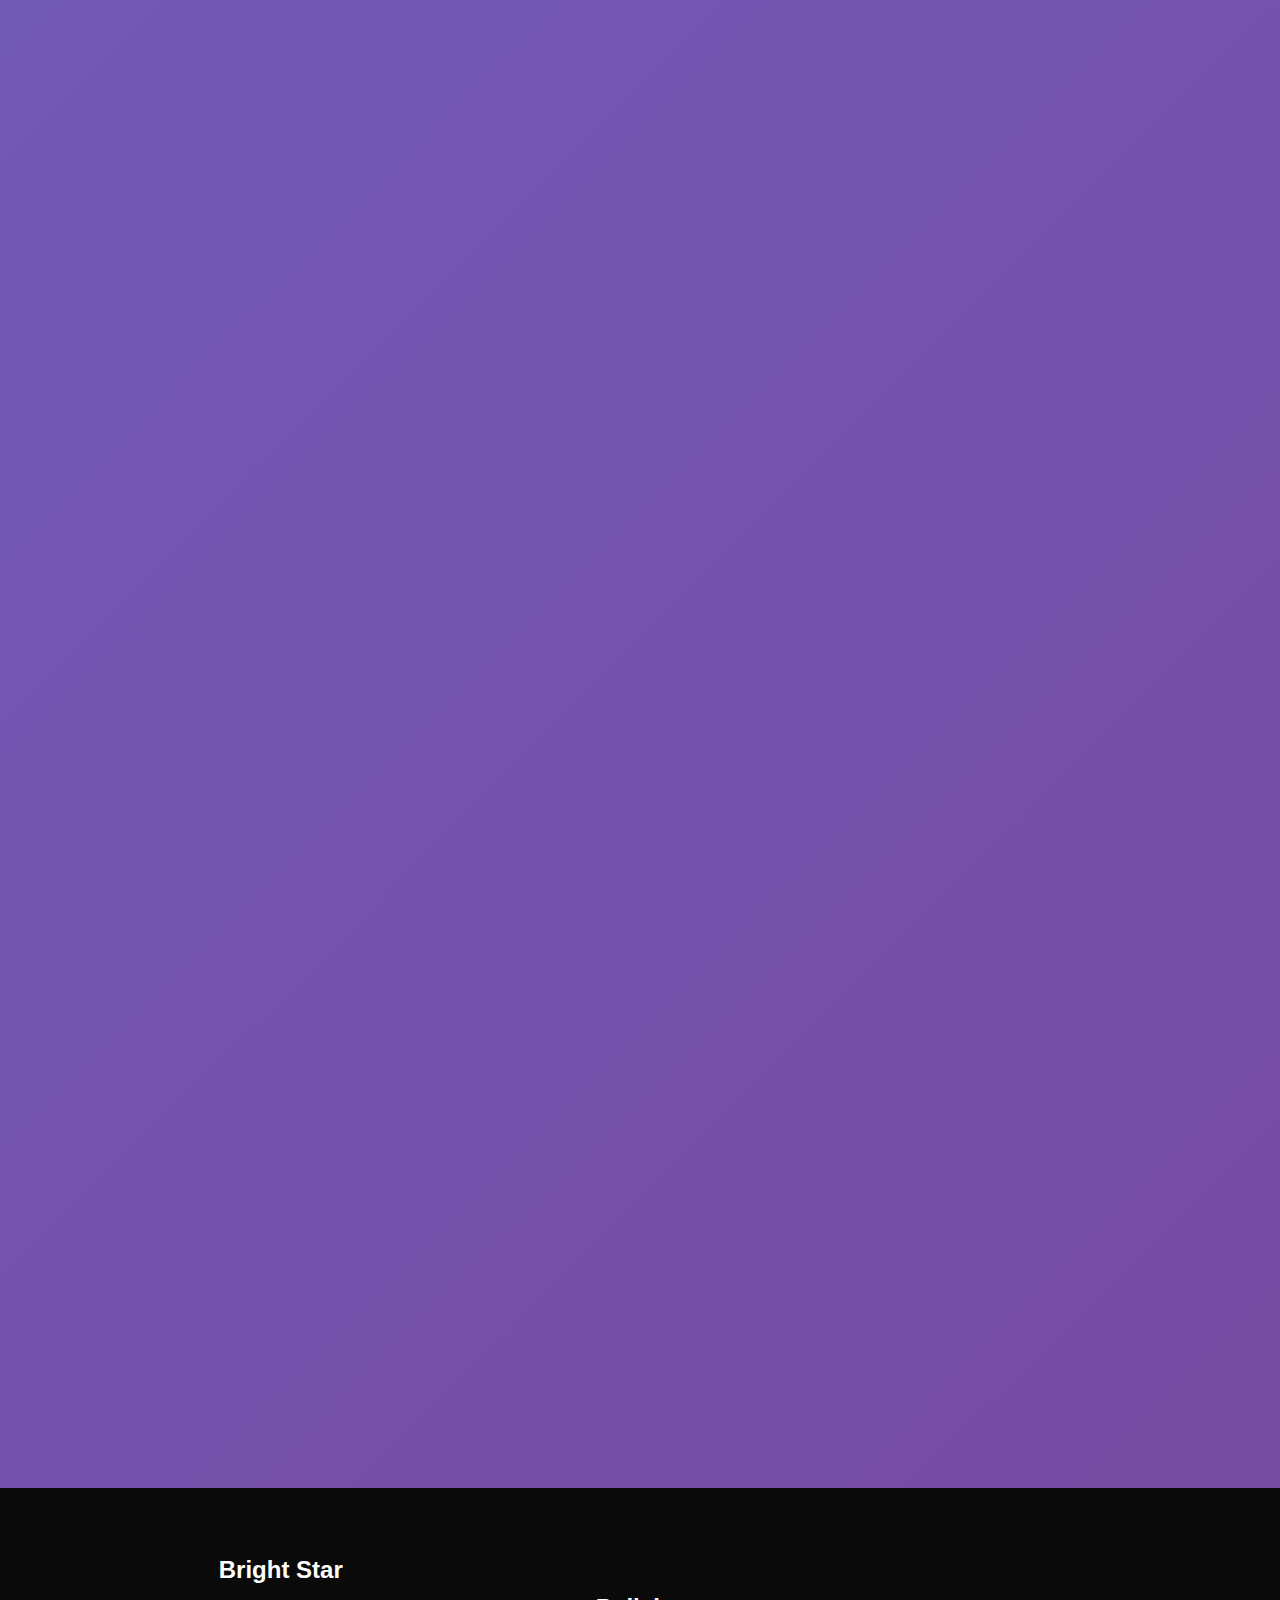
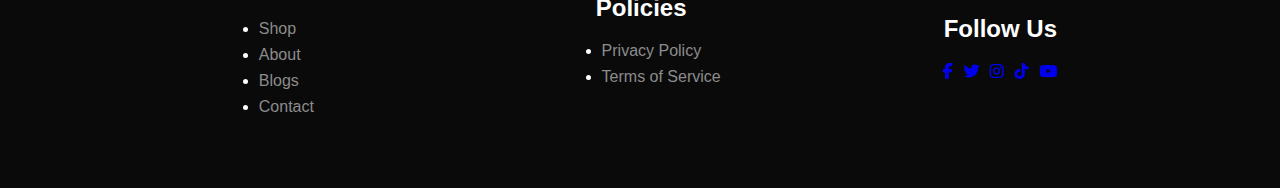
<file: privacy.html>
<!DOCTYPE html>
<html lang="en">
    <head>
        <meta charset="UTF-8">
        <meta name="viewport" content="width=device-width, initial-scale=1.0">
        <title>Privacy Policy - Bright Star</title>
        <link rel="stylesheet" href="CSS/privacy.css">
        <link rel="stylesheet" href="https://cdnjs.cloudflare.com/ajax/libs/font-awesome/6.5.0/css/all.min.css">
        <link href="https://cdn.jsdelivr.net/npm/aos@2.3.4/dist/aos.css" rel="stylesheet">
        <link rel="icon" href="Images/B.K__2_-removebg-preview.png" type="image/png">
    </head>
    <body>
        <div class="overlay"></div>
        <header>
            <div class="header">
                <nav>
                    <a href="index.html"><img src="Images/B.K__2_-removebg-preview.png" alt="Bright Star Logo 1" data-aos="zoom-in"></a>
                    <div class="nav_links" data-aos="zoom-in">
                        <a href="index.html"><h2 data-aos="zoom-in">Bright Star</h2></a>
                        <ul data-aos="zoom-in">
                            <li><a href="index.html" data-aos="zoom-in">Shop</a></li>
                            <li><a href="about.html" data-aos="zoom-in">About</a></li>
                            <li><a href="blogs.html" data-aos="zoom-in">Blogs</a></li>
                            <li><a href="contact.html" data-aos="zoom-in">Contact</a></li>
                        </ul>
                    </div>
                    <div class="right_icons" data-aos="zoom-in">
                        <a href="signup.html" data-aos="zoom-in"><i class="fas fa-user"></i></a>
                        <a href="#" data-aos="zoom-in"><i class="fas fa-search"></i></a>
                    </div>

                    <div id="mobileMenuBtn" class="mobile-menu-btn" data-aos="zoom-in">
                        <span></span>
                        <span></span>
                        <span></span>
                    </div>
                    <div class="mobile-menu" id="mobileMenu">
                        <div class="mobile-menu-header">
                            <h2>Bright Star</h2>
                        </div>
                        <div class="mobile-menu-links">
                            <a href="index.html"><i class="fas fa-home"></i> Shop</a>
                            <a href="about.html"><i class="fas fa-th-large"></i> About</a>
                            <a href="blogs.html"><i class="fas fa-blog"></i> Blogs</a>
                            <a href="contact.html"><i class="fas fa-envelope"></i> Contact</a>
                        </div>
                        <div class="mobile-menu-icons">
                            <a href="signup.html"><i class="fas fa-user"></i> Account</a>
                            <a href="#"><i class="fas fa-search"></i> Search</a>
                        </div>
                    </div>
                </nav>

                <div class="header_content">
                    <div class="header_content_text">
                        <h1>Privacy Policy</h1>
                    </div>
                </div>
            </div>
        </header>

        <main class="privacy-content">
            <div class="container">
                <div class="last-updated">
                    <p><strong>Last Updated:</strong> January 2025</p>
                </div>

                <section class="policy-section" data-aos="fade-up">
                    <h2><i class="fas fa-shield-alt"></i> Introduction</h2>
                    <p>Welcome to Bright Star Blog ("we," "our," or "us"). We are committed to protecting your privacy and ensuring the security of your personal information. This Privacy Policy explains how we collect, use, disclose, and safeguard your information when you visit our website, interact with our content, or use our services.</p>
                    <p>Bright Star Blog is a platform dedicated to sharing insightful articles, stories, and resources on a variety of topics. By using our website, you agree to the collection and use of information in accordance with this policy.</p>
                </section>

                <section class="policy-section" data-aos="fade-up">
                    <h2><i class="fas fa-database"></i> Information We Collect</h2>
                    
                    <h3>Personal Information</h3>
                    <ul>
                        <li><strong>Account Information:</strong> Name, email address, username, and password when you create an account or subscribe to our newsletter</li>
                        <li><strong>Comment Information:</strong> Information you provide when leaving comments on blog posts</li>
                        <li><strong>Communication Data:</strong> Messages, support requests, and feedback you send to us</li>
                        <li><strong>Profile Information:</strong> Profile picture, bio, and preferences you choose to share</li>
                    </ul>

                    <h3>Technical Information</h3>
                    <ul>
                        <li><strong>Device Information:</strong> IP address, browser type, operating system, and device identifiers</li>
                        <li><strong>Usage Data:</strong> Pages visited, time spent on site, interaction patterns, and referral sources</li>
                        <li><strong>Cookies and Tracking:</strong> Information stored on your device to enhance your experience</li>
                        <li><strong>Analytics Data:</strong> Anonymous usage statistics to improve our services</li>
                    </ul>

                    <h3>Content Interaction</h3>
                    <ul>
                        <li><strong>Comment History:</strong> Records of comments you have posted</li>
                        <li><strong>Newsletter Preferences:</strong> Details about your subscription and preferences</li>
                        <li><strong>Feedback:</strong> Reviews, ratings, and comments about our blog content</li>
                    </ul>
                </section>

                <section class="policy-section" data-aos="fade-up">
                    <h2><i class="fas fa-cogs"></i> How We Use Your Information</h2>
                    
                    <h3>Service Provision</h3>
                    <ul>
                        <li>Publish and manage blog content</li>
                        <li>Provide customer support and respond to inquiries</li>
                        <li>Manage your account and newsletter subscriptions</li>
                        <li>Send updates and notifications about new blog posts</li>
                    </ul>

                    <h3>Communication</h3>
                    <ul>
                        <li>Send newsletters and blog updates</li>
                        <li>Respond to your inquiries and support requests</li>
                        <li>Send marketing communications (with your consent)</li>
                    </ul>

                    <h3>Improvement and Analytics</h3>
                    <ul>
                        <li>Analyze website usage to improve user experience</li>
                        <li>Develop new content based on user interests</li>
                        <li>Monitor and prevent fraud and security threats</li>
                        <li>Conduct research and analytics to enhance our services</li>
                    </ul>
                </section>

                <section class="policy-section" data-aos="fade-up">
                    <h2><i class="fas fa-share-alt"></i> Information Sharing and Disclosure</h2>
                    
                    <p>We do not sell, trade, or rent your personal information to third parties. We may share your information in the following circumstances:</p>

                    <h3>Service Providers</h3>
                    <ul>
                        <li><strong>Email Services:</strong> To send you newsletters and important communications</li>
                        <li><strong>Hosting Providers:</strong> To host and maintain our website</li>
                        <li><strong>Analytics Providers:</strong> To understand website usage patterns</li>
                    </ul>

                    <h3>Legal Requirements</h3>
                    <ul>
                        <li>Comply with applicable laws and regulations</li>
                        <li>Respond to legal requests and court orders</li>
                        <li>Protect our rights, property, and safety</li>
                        <li>Investigate and prevent fraud or security threats</li>
                    </ul>

                    <h3>Business Transfers</h3>
                    <p>In the event of a merger, acquisition, or sale of assets, your information may be transferred as part of the business transaction.</p>
                </section>

                <section class="policy-section" data-aos="fade-up">
                    <h2><i class="fas fa-lock"></i> Data Security</h2>
                    
                    <p>We implement appropriate technical and organizational measures to protect your personal information:</p>

                    <ul>
                        <li><strong>Encryption:</strong> All sensitive data is encrypted in transit and at rest</li>
                        <li><strong>Secure Servers:</strong> Your data is stored on secure, monitored servers</li>
                        <li><strong>Access Controls:</strong> Limited access to personal information on a need-to-know basis</li>
                        <li><strong>Regular Audits:</strong> We regularly review and update our security practices</li>
                        <li><strong>Secure Downloads:</strong> Digital products are delivered through secure channels</li>
                    </ul>

                    <p>However, no method of transmission over the internet is 100% secure. While we strive to protect your information, we cannot guarantee absolute security.</p>
                </section>

                <section class="policy-section" data-aos="fade-up">
                    <h2><i class="fas fa-cookie-bite"></i> Cookies and Tracking Technologies</h2>
                    
                    <p>We use cookies and similar technologies to enhance your experience:</p>

                    <h3>Essential Cookies</h3>
                    <ul>
                        <li>Session management and authentication</li>
                        <li>Shopping cart functionality</li>
                        <li>Security and fraud prevention</li>
                    </ul>

                    <h3>Analytics Cookies</h3>
                    <ul>
                        <li>Website usage analysis</li>
                        <li>Performance monitoring</li>
                        <li>User behavior insights</li>
                    </ul>

                    <h3>Marketing Cookies</h3>
                    <ul>
                        <li>Personalized content and recommendations</li>
                        <li>Targeted advertising (with consent)</li>
                        <li>Social media integration</li>
                    </ul>

                    <p>You can control cookie settings through your browser preferences. However, disabling certain cookies may affect website functionality.</p>
                </section>

                <section class="policy-section" data-aos="fade-up">
                    <h2><i class="fas fa-globe"></i> International Data Transfers</h2>
                    
                    <p>Your information may be transferred to and processed in countries other than your own. We ensure that such transfers comply with applicable data protection laws and implement appropriate safeguards to protect your information.</p>
                </section>

                <section class="policy-section" data-aos="fade-up">
                    <h2><i class="fas fa-child"></i> Children's Privacy</h2>
                    
                    <p>Our services are not intended for children under 13 years of age. We do not knowingly collect personal information from children under 13. If you are a parent or guardian and believe your child has provided us with personal information, please contact us immediately.</p>
                </section>

                <section class="policy-section" data-aos="fade-up">
                    <h2><i class="fas fa-user-edit"></i> Your Rights and Choices</h2>
                    
                    <p>Depending on your location, you may have the following rights regarding your personal information:</p>

                    <ul>
                        <li><strong>Access:</strong> Request a copy of your personal information</li>
                        <li><strong>Correction:</strong> Update or correct inaccurate information</li>
                        <li><strong>Deletion:</strong> Request deletion of your personal information</li>
                        <li><strong>Portability:</strong> Receive your data in a portable format</li>
                        <li><strong>Restriction:</strong> Limit how we process your information</li>
                        <li><strong>Objection:</strong> Object to certain processing activities</li>
                        <li><strong>Withdrawal:</strong> Withdraw consent for marketing communications</li>
                    </ul>

                    <p>To exercise these rights, please contact us using the information provided below.</p>
                </section>

                <section class="policy-section" data-aos="fade-up">
                    <h2><i class="fas fa-calendar-alt"></i> Data Retention</h2>
                    
                    <p>We retain your personal information for as long as necessary to:</p>

                    <ul>
                        <li>Provide our services and fulfill your purchases</li>
                        <li>Comply with legal obligations</li>
                        <li>Resolve disputes and enforce agreements</li>
                        <li>Maintain security and prevent fraud</li>
                    </ul>

                    <p>Account information is retained while your account is active and for a reasonable period after deactivation. Purchase records are retained for accounting and legal purposes.</p>
                </section>

                <section class="policy-section" data-aos="fade-up">
                    <h2><i class="fas fa-bell"></i> Marketing Communications</h2>
                    
                    <p>We may send you marketing communications about our products, services, and updates. You can opt out of these communications at any time by:</p>

                    <ul>
                        <li>Clicking the unsubscribe link in our emails</li>
                        <li>Updating your preferences in your account settings</li>
                        <li>Contacting us directly</li>
                    </ul>

                    <p>Even if you opt out of marketing communications, we may still send you important service-related messages.</p>
                </section>

                <section class="policy-section" data-aos="fade-up">
                    <h2><i class="fas fa-external-link-alt"></i> Third-Party Links</h2>
                    
                    <p>Our website may contain links to third-party websites, services, or applications. We are not responsible for the privacy practices of these third parties. We encourage you to review their privacy policies before providing any personal information.</p>
                </section>

                <section class="policy-section" data-aos="fade-up">
                    <h2><i class="fas fa-edit"></i> Changes to This Policy</h2>
                    
                    <p>We may update this Privacy Policy from time to time. We will notify you of any material changes by:</p>

                    <ul>
                        <li>Posting the updated policy on our website</li>
                        <li>Sending you an email notification</li>
                        <li>Displaying a notice on our website</li>
                    </ul>

                    <p>Your continued use of our services after any changes indicates your acceptance of the updated policy.</p>
                </section>

                <section class="policy-section" data-aos="fade-up">
                    <h2><i class="fas fa-envelope"></i> Contact Us</h2>
                    
                    <p>If you have any questions about this Privacy Policy or our privacy practices, please contact us:</p>

                    <div class="contact-info">
                        <div class="contact-item">
                            <i class="fas fa-envelope"></i>
                            <span>Email: privacy@brightstarblog.com</span>
                        </div>
                        <div class="contact-item">
                            <i class="fas fa-phone"></i>
                            <span>Phone: +1 (555) 987-6543</span>
                        </div>
                        <div class="contact-item">
                            <i class="fas fa-map-marker-alt"></i>
                            <span>Address: 456 Blog Avenue, Inspiration City, BC 67890</span>
                        </div>
                    </div>

                    <p>We will respond to your inquiry within 30 days.</p>
                </section>
            </div>
        </main>

        <footer>
            <div class="left_footer">
                <h2>Bright Star</h2>
                <ul>
                    <li><a href="index.html">Shop</a></li>
                    <li><a href="about.html">About</a></li>
                    <li><a href="blogs.html">Blogs</a></li>
                    <li><a href="contact.html">Contact</a></li>
                </ul>
            </div>
            <div class="center_footer">
                <h2>Policies</h2>
                <ul>
                    <li><a href="privacy.html">Privacy Policy</a></li>
                    <li><a href="terms.html">Terms of Service</a></li>
                </ul>
            </div>
            <div class="right_footer">
                <h2>Follow Us</h2>
                <div class="social_icons">
                    <a href="#"><i class="fab fa-facebook-f"></i></a>
                    <a href="#"><i class="fab fa-twitter"></i></a>
                    <a href="#"><i class="fab fa-instagram"></i></a>
                    <a href="#"><i class="fab fa-tiktok"></i></a>
                    <a href="#"><i class="fab fa-youtube"></i></a>
                </div>
            </div>
        </footer>

        <script src="https://unpkg.com/aos@2.3.1/dist/aos.js"></script>
        <script>
            AOS.init({
                duration: 1200,
            });
        </script>
        <script src="JS/privacy.js"></script>
    </body>
</html>
</file>
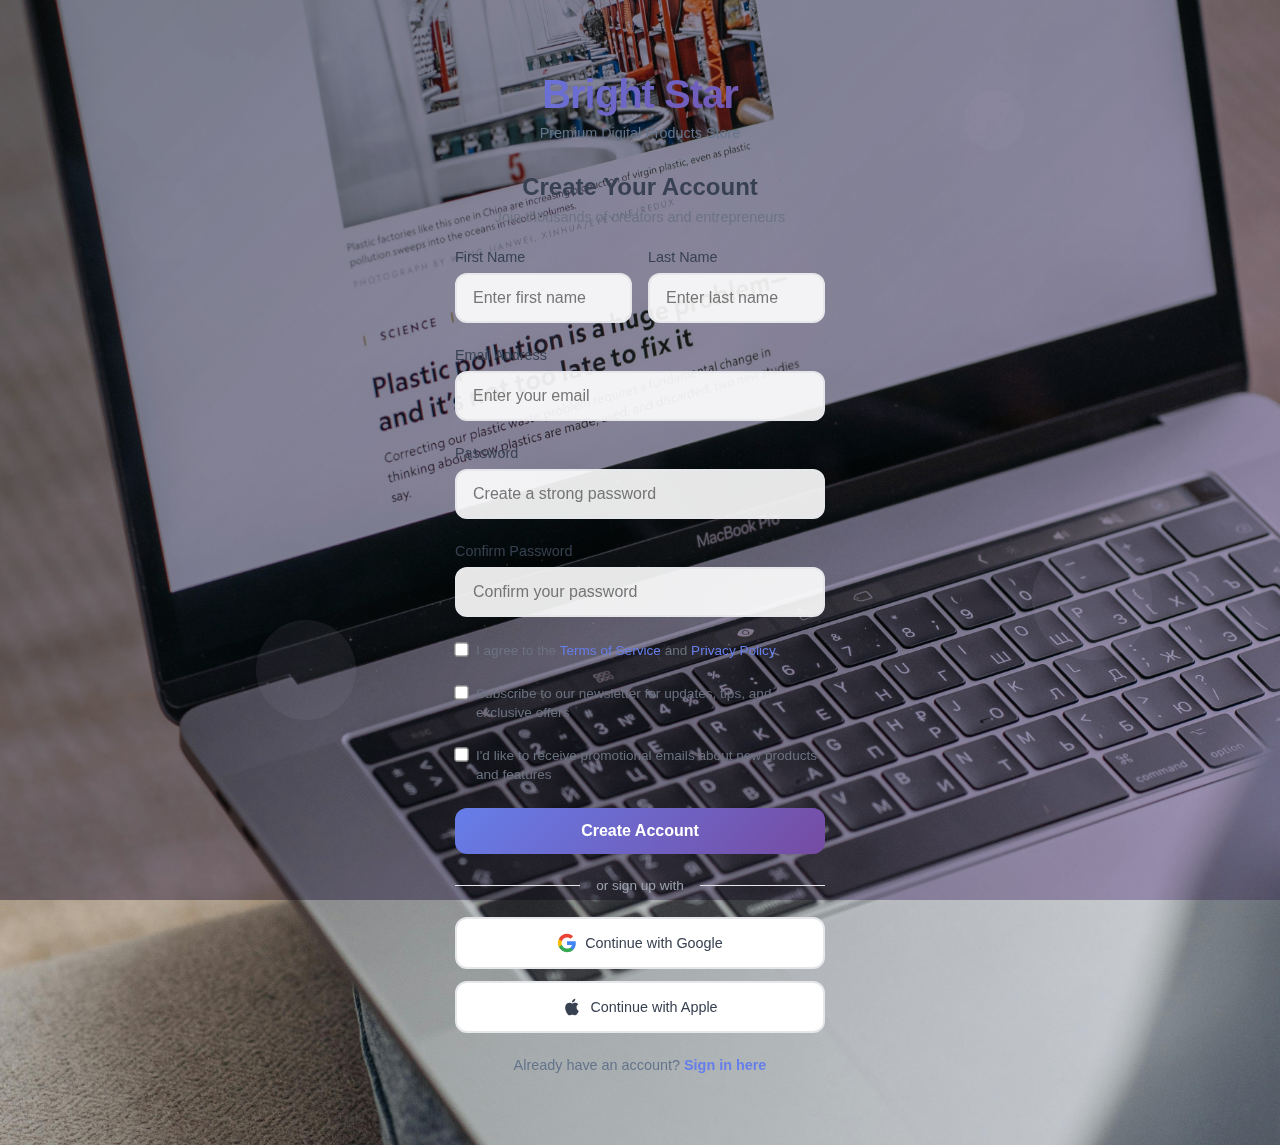
<file: signup.html>
<!DOCTYPE html>
<html lang="en">
    <head>
        <meta charset="UTF-8">
        <meta name="viewport" content="width=device-width, initial-scale=1.0">
        <title>Sign Up - Bright Star Blog</title>
        <link rel="stylesheet" href="CSS/signup.css">
        <link rel="stylesheet" href="https://cdnjs.cloudflare.com/ajax/libs/font-awesome/6.5.0/css/all.min.css">
        <link href="https://cdn.jsdelivr.net/npm/aos@2.3.4/dist/aos.css" rel="stylesheet">
        <link rel="icon" href="Images/B.K__2_-removebg-preview.png" type="image/png">
        <style></style>
    </head>
    <body>
        <div class="background-overlay"></div>
        <div class="floating-shapes">
            <div class="shape"></div>
            <div class="shape"></div>
            <div class="shape"></div>
            <div class="shape"></div>
        </div>

        <div class="auth-container">
            <div class="logo">
                <h1>Bright Star</h1>
                <p>Premium Digital Products Store</p>
            </div>

            <div class="page-title">
                <h2>Create Your Account</h2>
                <p>Join thousands of creators and entrepreneurs</p>
            </div>

            <div class="success-message" id="successMessage">
                Account created successfully! Welcome to Bright Star.
            </div>

            <form id="signupForm">
                <div class="form-row">
                    <div class="form-group">
                        <label for="firstName">First Name</label>
                        <input type="text" id="firstName" placeholder="Enter first name" required>
                        <div class="error-message" id="firstNameError">First name is required</div>
                    </div>

                    <div class="form-group">
                        <label for="lastName">Last Name</label>
                        <input type="text" id="lastName" placeholder="Enter last name" required>
                        <div class="error-message" id="lastNameError">Last name is required</div>
                    </div>
                </div>

                <div class="form-group">
                    <label for="email">Email Address</label>
                    <input type="email" id="email" placeholder="Enter your email" required>
                    <div class="error-message" id="emailError">Please enter a valid email address</div>
                </div>

                <div class="form-group">
                    <label for="password">Password</label>
                    <input type="password" id="password" placeholder="Create a strong password" required>
                    <div class="password-strength" id="passwordStrength">
                        <div class="strength-bar">
                            <div class="strength-fill" id="strengthFill"></div>
                        </div>
                        <div class="strength-text" id="strengthText">Password strength</div>
                    </div>
                    <div class="error-message" id="passwordError">Password must be at least 8 characters with numbers and letters</div>
                </div>

                <div class="form-group">
                    <label for="confirmPassword">Confirm Password</label>
                    <input type="password" id="confirmPassword" placeholder="Confirm your password" required>
                    <div class="error-message" id="confirmPasswordError">Passwords do not match</div>
                </div>

                <div class="checkbox-group">
                    <input type="checkbox" id="agreeTerms" required>
                    <label for="agreeTerms">I agree to the <a href="#" onclick="showTerms()">Terms of Service</a> and <a href="#" onclick="showPrivacy()">Privacy Policy</a></label>
                </div>

                <div class="checkbox-group">
                    <input type="checkbox" id="newsletter">
                    <label for="newsletter">Subscribe to our newsletter for updates, tips, and exclusive offers</label>
                </div>

                <div class="checkbox-group">
                    <input type="checkbox" id="marketing">
                    <label for="marketing">I'd like to receive promotional emails about new products and features</label>
                </div>

                <button type="submit" class="btn">Create Account</button>

                <div class="divider">
                    <span>or sign up with</span>
                </div>

                <button type="button" class="social-btn" onclick="signupWithGoogle()">
                    <svg width="20" height="20" viewBox="0 0 24 24" fill="currentColor">
                        <path d="M22.56 12.25c0-.78-.07-1.53-.2-2.25H12v4.26h5.92c-.26 1.37-1.04 2.53-2.21 3.31v2.77h3.57c2.08-1.92 3.28-4.74 3.28-8.09z" fill="#4285F4"/>
                        <path d="M12 23c2.97 0 5.46-.98 7.28-2.66l-3.57-2.77c-.98.66-2.23 1.06-3.71 1.06-2.86 0-5.29-1.93-6.16-4.53H2.18v2.84C3.99 20.53 7.7 23 12 23z" fill="#34A853"/>
                        <path d="M5.84 14.09c-.22-.66-.35-1.36-.35-2.09s.13-1.43.35-2.09V7.07H2.18C1.43 8.55 1 10.22 1 12s.43 3.45 1.18 4.93l2.85-2.22.81-.62z" fill="#FBBC05"/>
                        <path d="M12 5.38c1.62 0 3.06.56 4.21 1.64l3.15-3.15C17.45 2.09 14.97 1 12 1 7.7 1 3.99 3.47 2.18 7.07l3.66 2.84c.87-2.6 3.3-4.53 6.16-4.53z" fill="#EA4335"/>
                    </svg>
                    Continue with Google
                </button>

                <button type="button" class="social-btn" onclick="signupWithApple()">
                    <svg width="20" height="20" viewBox="0 0 24 24" fill="currentColor">
                        <path d="M18.71 19.5c-.83 1.24-1.71 2.45-3.05 2.47-1.34.03-1.77-.79-3.29-.79-1.53 0-2 .77-3.27.82-1.31.05-2.3-1.32-3.14-2.53C4.25 17 2.94 12.45 4.7 9.39c.87-1.52 2.43-2.48 4.12-2.51 1.28-.02 2.5.87 3.29.87.78 0 2.26-1.07 3.81-.91.65.03 2.47.26 3.64 1.98-.09.06-2.17 1.28-2.15 3.81.03 3.02 2.65 4.03 2.68 4.04-.03.07-.42 1.44-1.38 2.83M13 3.5c.73-.83 1.94-1.46 2.94-1.5.13 1.17-.34 2.35-1.04 3.19-.69.85-1.83 1.51-2.95 1.42-.15-1.15.41-2.35 1.05-3.11z"/>
                    </svg>
                    Continue with Apple
                </button>

                <div class="auth-switch">
                    Already have an account? <a href="login.html">Sign in here</a>
                </div>
            </form>
        </div>

        <script>
            AOS.init({
                duration: 1200,
                once: true,
            });
        </script>
        <script src="JS/signup.js"></script>
    </body>
</html>
</file>
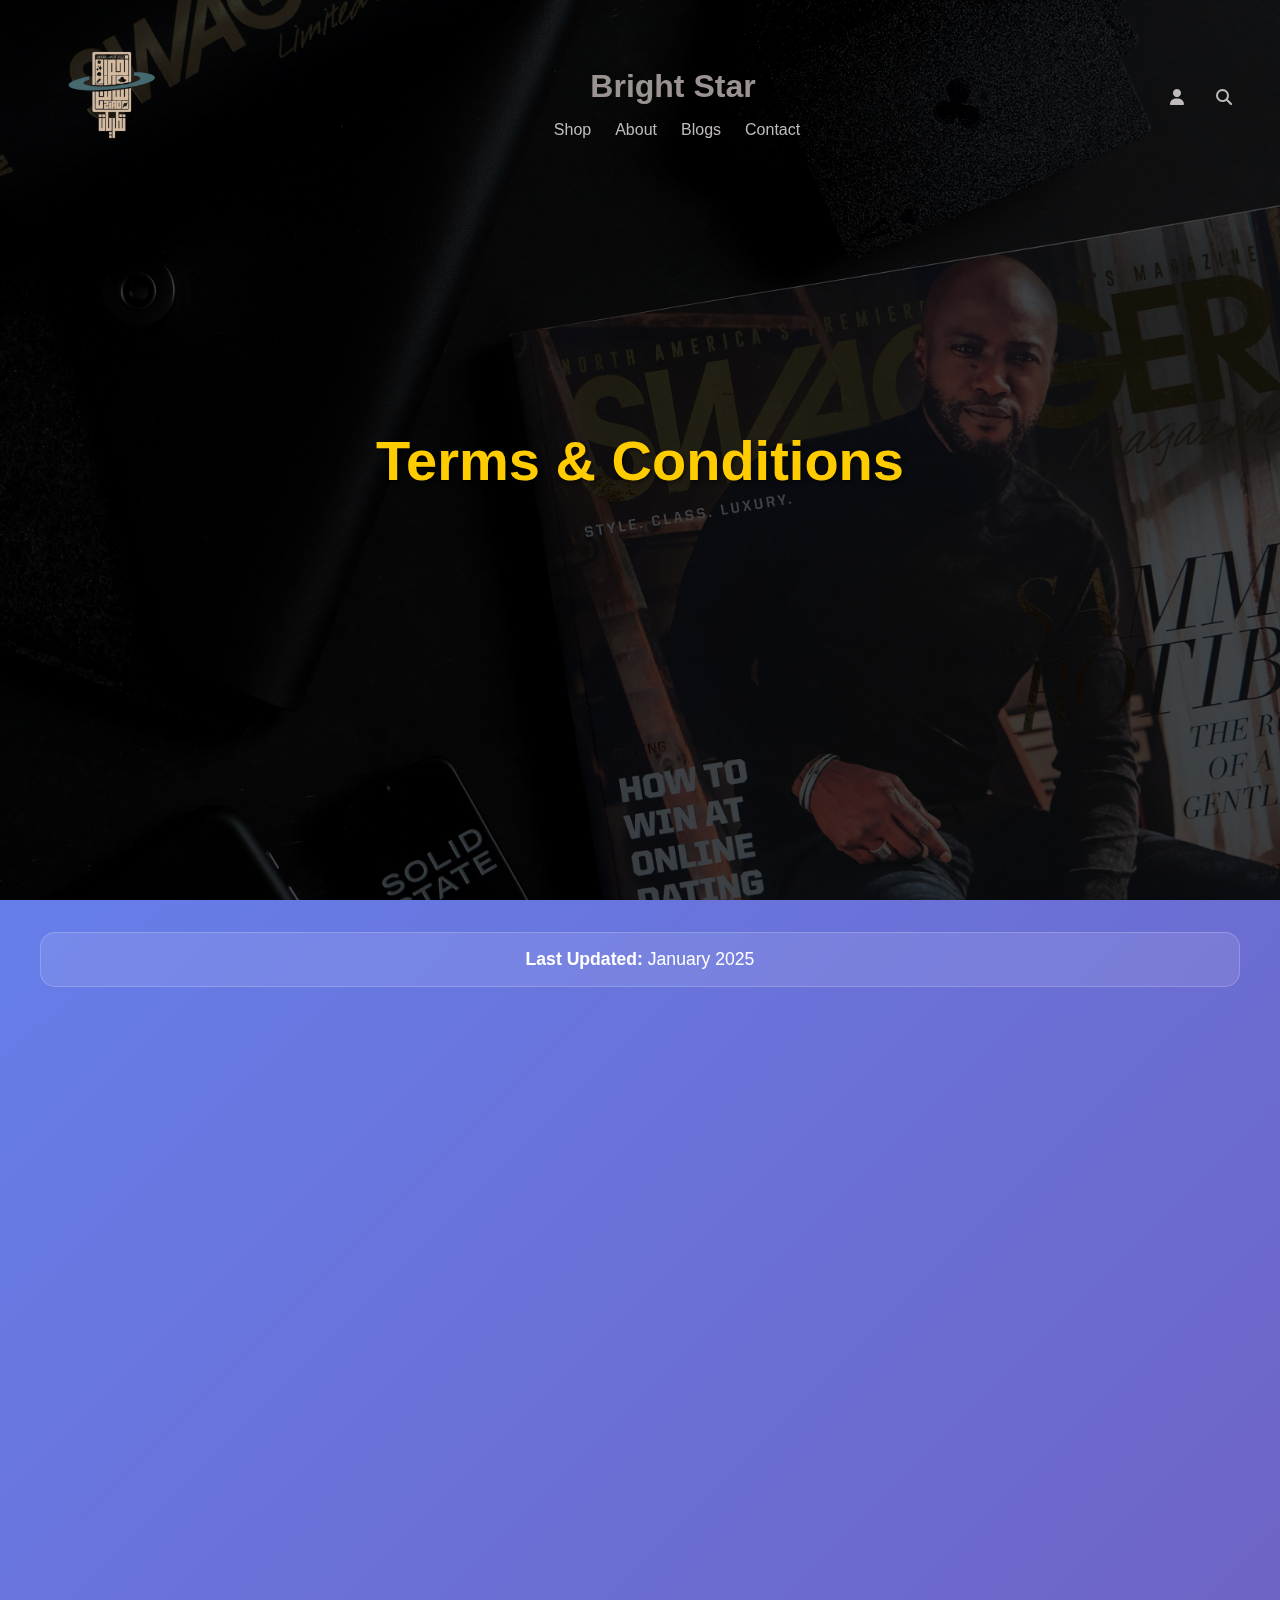
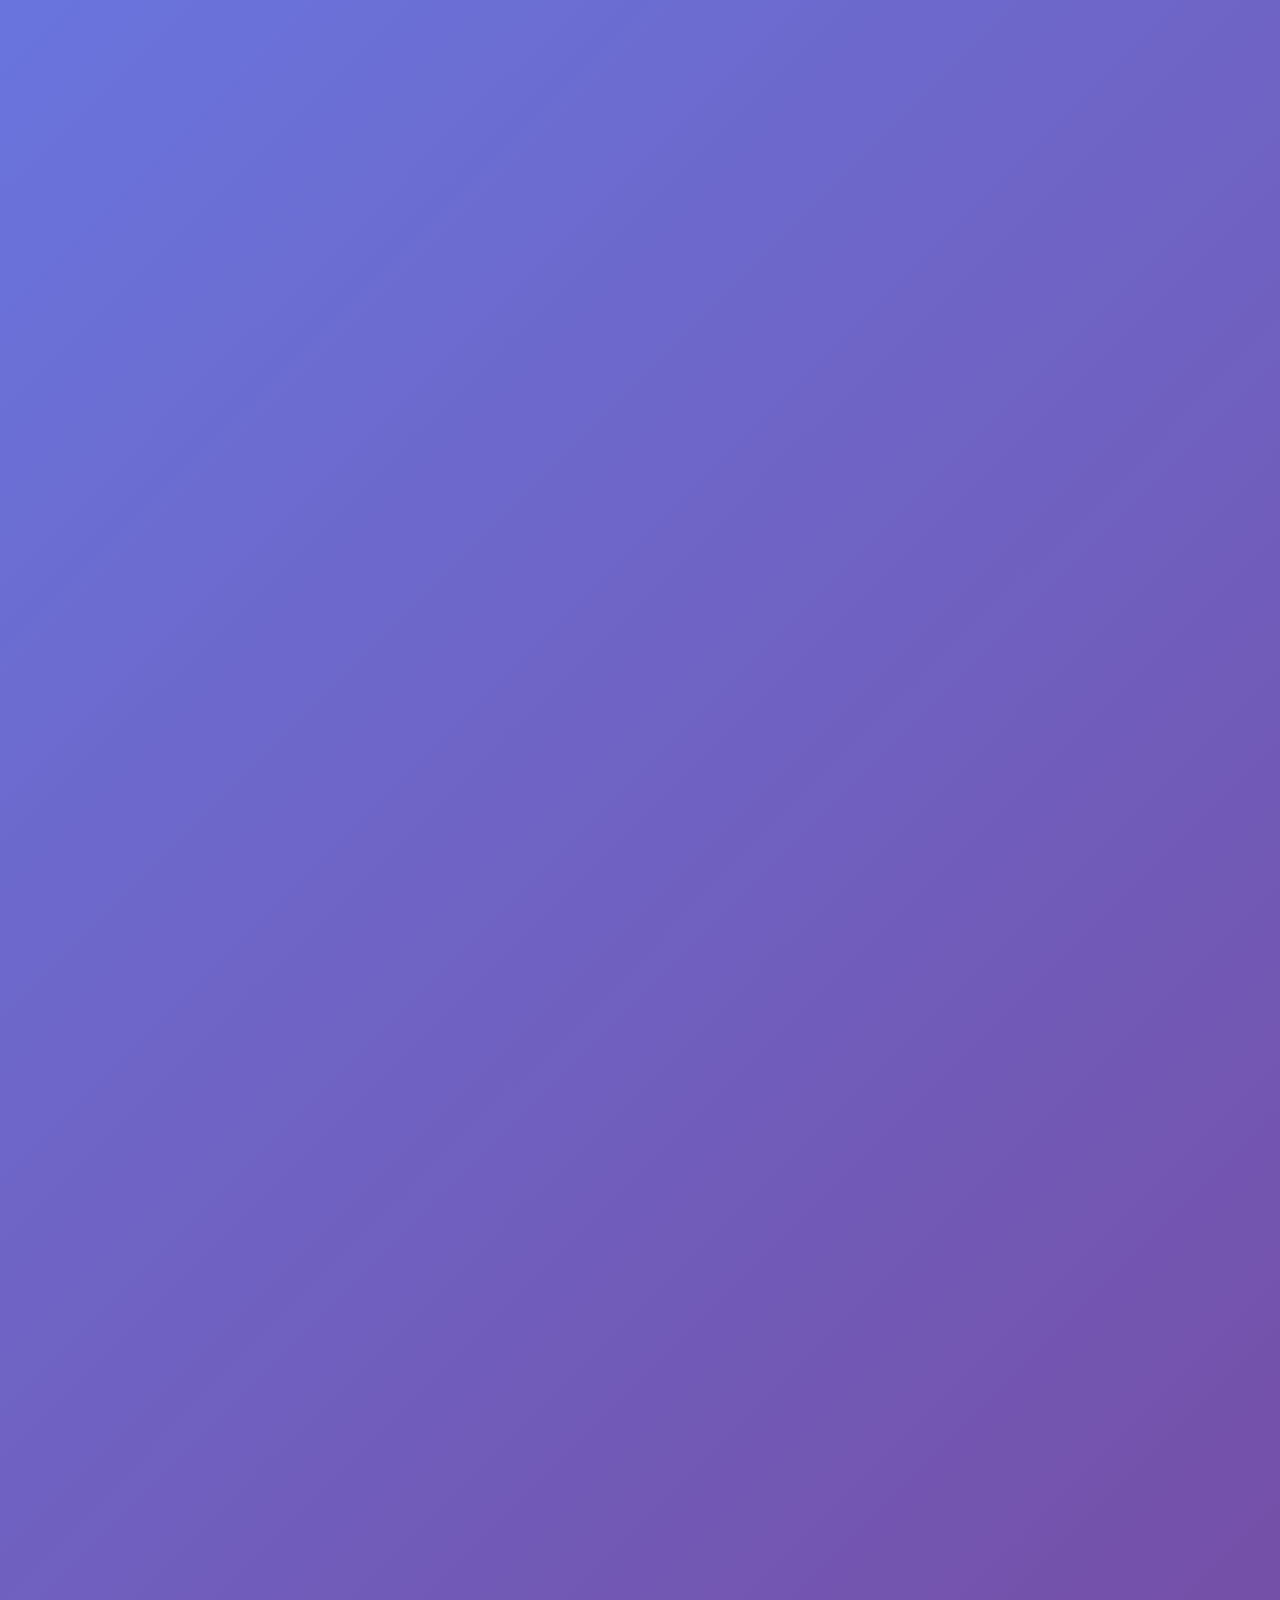
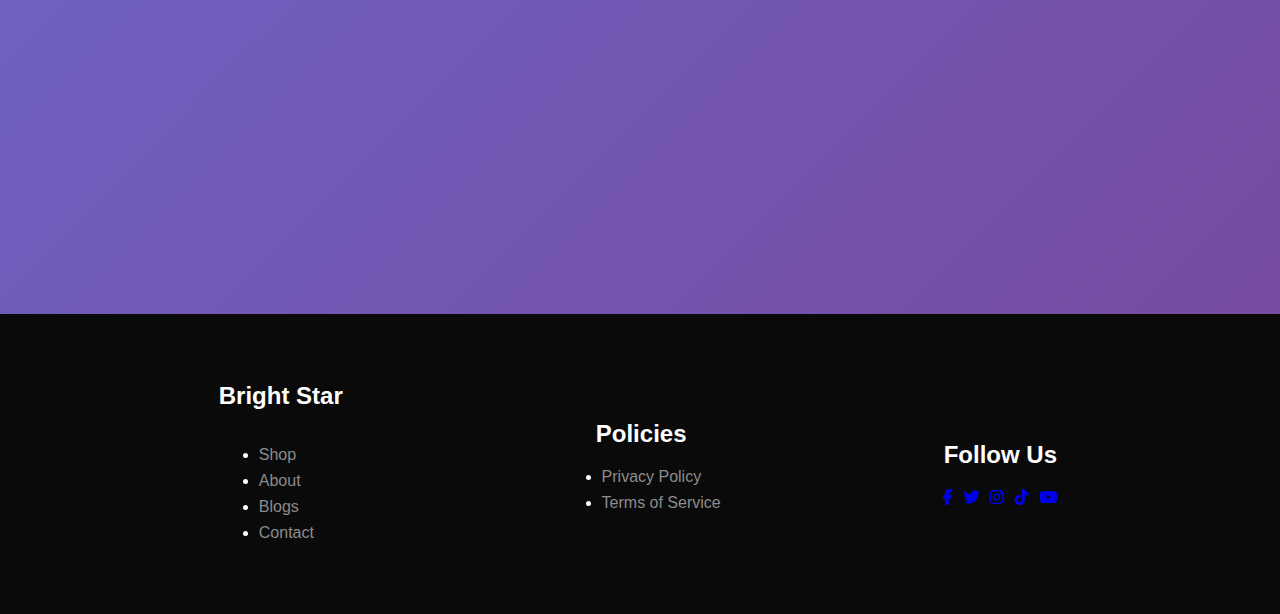
<file: terms.html>
<!DOCTYPE html>
<html lang="en">
<head>
    <meta charset="UTF-8">
    <meta name="viewport" content="width=device-width, initial-scale=1.0">
    <title>Terms & Conditions - Bright Star</title>
    <link rel="stylesheet" href="CSS/terms.css">
    <link rel="stylesheet" href="https://cdnjs.cloudflare.com/ajax/libs/font-awesome/6.5.0/css/all.min.css">
    <link href="https://cdn.jsdelivr.net/npm/aos@2.3.4/dist/aos.css" rel="stylesheet">
    <link rel="icon" href="Images/B.K__2_-removebg-preview.png" type="image/png">
</head>
<body>
    <div class="overlay"></div>
    <header>
        <nav>
            <a href="index.html"><img src="Images/B.K__2_-removebg-preview.png" alt="Bright Star Blog Logo" data-aos="zoom-in"></a>
            <div class="nav_links" data-aos="zoom-in">
                <a href="index.html"><h2 data-aos="zoom-in">Bright Star</h2></a>
                <ul data-aos="zoom-in">
                    <li><a href="index.html" data-aos="zoom-in">Shop</a></li>
                    <li><a href="about.html" data-aos="zoom-in">About</a></li>
                    <li><a href="blogs.html" data-aos="zoom-in">Blogs</a></li>
                    <li><a href="contact.html" data-aos="zoom-in">Contact</a></li>
                </ul>
            </div>
            <div class="right_icons" data-aos="zoom-in">
                <a href="signup.html" data-aos="zoom-in"><i class="fas fa-user"></i></a>
                <a href="#" data-aos="zoom-in"><i class="fas fa-search"></i></a>
            </div>

            <div id="mobileMenuBtn" class="mobile-menu-btn" data-aos="zoom-in">
                <span></span>
                <span></span>
                <span></span>
            </div>
            <div class="mobile-menu" id="mobileMenu">
                <div class="mobile-menu-header">
                    <h2>Bright Star</h2>
                </div>
                <div class="mobile-menu-links">
                    <a href="index.html"><i class="fas fa-home"></i> Shop</a>
                    <a href="about.html"><i class="fas fa-th-large"></i> About</a>
                    <a href="blogs.html"><i class="fas fa-blog"></i> Blogs</a>
                    <a href="contact.html"><i class="fas fa-envelope"></i> Contact</a>
                </div>
                <div class="mobile-menu-icons">
                    <a href="signup.html"><i class="fas fa-user"></i> Account</a>
                    <a href="#"><i class="fas fa-search"></i> Search</a>
                </div>
            </div>
        </nav>
        <div class="header_content">
            <div class="header_content_text">
                <h1>Terms & Conditions</h1>
            </div>
        </div>
    </header>
    <main class="privacy-content">
        <div class="container">
            <div class="last-updated">
                <p><strong>Last Updated:</strong> January 2025</p>
            </div>
            <section class="policy-section" data-aos="fade-up">
                <h2><i class="fas fa-gavel"></i> Acceptance of Terms</h2>
                <p>By accessing or using Bright Star Blog, you agree to be bound by these Terms & Conditions. If you do not agree, please do not use our website or services.</p>
            </section>
            <section class="policy-section" data-aos="fade-up">
                <h2><i class="fas fa-blog"></i> Content and Services</h2>
                <p>Bright Star Blog provides articles, stories, resources, and community features for informational and entertainment purposes. All content is delivered electronically and is intended for personal, non-commercial use unless otherwise stated.</p>
            </section>
            <section class="policy-section" data-aos="fade-up">
                <h2><i class="fas fa-user-lock"></i> User Conduct and Content Usage</h2>
                <p>All content on Bright Star Blog is protected by copyright and intellectual property laws. Redistribution, reproduction, or commercial use of our content is strictly prohibited without prior written permission. Users are expected to engage respectfully and refrain from posting inappropriate or unlawful content in comments or community areas.</p>
            </section>
            <section class="policy-section" data-aos="fade-up">
                <h2><i class="fas fa-envelope-open-text"></i> Newsletter and Communications</h2>
                <p>By subscribing to our newsletter or creating an account, you consent to receive updates and communications from Bright Star Blog. You may unsubscribe at any time using the link provided in our emails.</p>
            </section>
            <section class="policy-section" data-aos="fade-up">
                <h2><i class="fas fa-undo"></i> Comment Moderation and Removal</h2>
                <p>We reserve the right to moderate, edit, or remove any comments or user-generated content that violates our guidelines or is deemed inappropriate, without notice.</p>
            </section>
            <section class="policy-section" data-aos="fade-up">
                <h2><i class="fas fa-exclamation-triangle"></i> Limitation of Liability</h2>
                <p>Bright Star Blog is not liable for any damages or losses resulting from the use or inability to use our website or content. All content is provided "as is" without warranties of any kind.</p>
            </section>
            <section class="policy-section" data-aos="fade-up">
                <h2><i class="fas fa-edit"></i> Changes to Terms</h2>
                <p>We reserve the right to update or modify these Terms & Conditions at any time. Changes will be posted on this page. Continued use of our website constitutes acceptance of the revised terms.</p>
            </section>
            <section class="policy-section" data-aos="fade-up">
                <h2><i class="fas fa-envelope"></i> Contact Us</h2>
                <p>If you have any questions or need support, please contact us at <a href="mailto:support@brightstarblog.com">support@brightstarblog.com</a>.</p>
            </section>
        </div>
    </main>
    <footer>
        <div class="left_footer">
            <h2>Bright Star</h2>
            <ul>
                <li><a href="index.html">Shop</a></li>
                <li><a href="about.html">About</a></li>
                <li><a href="blogs.html">Blogs</a></li>
                <li><a href="contact.html">Contact</a></li>
            </ul>
        </div>
        <div class="center_footer">
            <h2>Policies</h2>
            <ul>
                <li><a href="privacy.html">Privacy Policy</a></li>
                <li><a href="terms.html">Terms of Service</a></li>
            </ul>
        </div>
        <div class="right_footer">
            <h2>Follow Us</h2>
            <div class="social_icons">
                <a href="#"><i class="fab fa-facebook-f"></i></a>
                <a href="#"><i class="fab fa-twitter"></i></a>
                <a href="#"><i class="fab fa-instagram"></i></a>
                <a href="#"><i class="fab fa-tiktok"></i></a>
                <a href="#"><i class="fab fa-youtube"></i></a>
            </div>
        </div>
    </footer>
    <script src="https://unpkg.com/aos@2.3.1/dist/aos.js"></script>
    <script>
        AOS.init({
            duration: 1200,
        });
    </script>
    <script src="JS/terms.js"></script>
</body>
</html>
</file>
<file: CSS/index.css>
body{
    margin: 0;
    padding: 0;
    box-sizing: border-box;
    font-family: 'Poppins', sans-serif;
}

/* ################################################################################################################ */
.mobile-menu-btn {
    display: none;
    flex-direction: column;
    cursor: pointer;
    z-index: 1100;
    position: fixed;
    top: 4em;
    right: 2.3em;
    background-color: transparent;
    border: none;
}

.mobile-menu-btn span {
    width: 30px;
    height: 3px;
    background: grey;
    margin: 4px 0;
    border-radius: 3px;
    transition: all 0.4s ease;
}

.mobile-menu-btn.active span:nth-child(1) {
    transform: rotate(-45deg) translate(-6px, 6px);
}
.mobile-menu-btn.active span:nth-child(2) {
    opacity: 0;
}
.mobile-menu-btn.active span:nth-child(3) {
    transform: rotate(45deg) translate(-6px, -6px);
}

.mobile-menu {
    position: fixed;
    top: 0;
    right: -100%;
    width: 280px;
    height: 100vh;
    background: #fff;
    color: #0a0a0a;
    z-index: 1050;
    transition: right 0.4s ease;
    box-shadow: -2px 0 10px rgba(0, 0, 0, 0.1);
}

.mobile-menu.active {
    right: 0;
}

.mobile-menu-header {
    padding: 20px;
    background: #f4f4f4;
    border-bottom: 1px solid #ddd;
    text-align: center;
    margin: 0 auto;
}

.mobile-menu-links, .mobile-menu-icons {
    padding: 15px;
}

.mobile-menu-links a,
.mobile-menu-icons a {
    display: flex;
    align-items: center;
    gap: 10px;
    padding: 12px 10px;
    color: #333;
    text-decoration: none;
    border-bottom: 1px solid #eee;
    font-weight: 500;
    transition: 0.3s;
}

.mobile-menu-links a:hover,
.mobile-menu-icons a:hover {
    background-color: #f0f0f0;
    color: #007bff;
}
/* ################################################################################################################ */

header {
    background-image: url('../Images/pexels-drew-williams-1285451-2608496.jpg');
    background-size: cover;
    background-position: center;
    background-repeat: no-repeat;
    height: 100vh;
    display: flex;
    align-items: center;
    flex-direction: column;
    color: #ffffff;
    text-align: center;
    overflow: hidden;
}
.overlay {
    position: absolute;
    top: 0;
    left: 0;
    width: 100vw;
    height: 100vh;
    background-color: rgba(0, 0, 0, 0.7);
    z-index: 1;
}
/* .overlay.active {
    display: block;
    opacity: 1;
} */
.header{
    position: relative;
    z-index: 2;
    display: flex;
    flex-direction: column;
    width: 100vw;
    height: 100%;
}
.header_content{
    position: relative;
    z-index: 2;
}

nav {
    display: flex;
    flex-direction: row;
    justify-content: space-between;
    align-items: center;
    position: fixed;
    top: 0;
    left: 0;
    right: 0;
    z-index: 1000;
    background-color: transparent;
    padding: 1em 2em;
    transition: all ease 0.5s;
}
.scrolled {
    transition: all 0.4s ease;
    background-color: #ffffff;
    color: #0a0a0a;
}

nav img {
    width: 10em;
    height: 10em;
}

nav a:first-child {
    text-decoration: none;
}

.right_icons {
    display: flex;
    flex-direction: row;
    justify-content: center;
    align-items: center;
}
.right_icons a {
    margin: 0 1em;
    color: #c0bbbb;
    transition: all 0.3s ease;
}
.right_icons a:hover {
    color: #ffcc00;
}

.nav_links {
    display: flex;
    flex-direction: column;
    justify-content: center;
    align-items: center;
    transform: translateX(-10%);
}

.nav_links a:first-child {
    text-decoration: none;
}

.nav_links h2 {
    font-size: 2em;
    font-weight: 600;
    margin-bottom: 0;
    transition: all 0.3s ease;
    color: #9b9292;
}

.nav_links h2:hover {
    color: #ffcc00;
}

.nav_links ul {
    display: flex;
    flex-direction: row;
    justify-content: center;
    align-items: center;
    list-style: none;
    margin-right: 1em;
}

.nav_links ul li {
    margin: 0 1.5em 0 0;
}

.nav_links ul li:last-child {
    margin-right: 1em;
}

.nav_links ul li a {
    text-decoration: none;
    color: #c0bbbb;
    transition: all 0.3s ease;
}

.nav_links ul li a:hover {
    color: #ffcc00;
}

.header_content {
    display: flex;
    flex-direction: row;
    justify-content: center;
    align-items: center;
    width: 100%;
    height: 100%;
}

.header_content img {
    width: 21em;
    height: 21em;
    border-radius: 50%;
    margin-right: -5em;
}

.header_content p {
    width: 50vw;
    font-size: 1.5em;
    margin-left: 7em;
    line-height: 1.5;
    text-align: left;
}

.header_content_text {
    display: flex;
    flex-direction: column-reverse;
}

.header_social_icons {
    display: flex;
    flex-direction: row;
    justify-content: center;
    align-items: center;
    transform: translateX(40%);
}

.header_social_icons a {
    margin: 0 0.4em;
    color: blue;
    background-color: #0a0a0a;
    border: 3px solid blue;
    padding: 0.5em;
    border-radius: 50%;
    transition: all 0.3s ease;
}

.header_social_icons a:hover {
    color: #ffcc00;
    border: 3px solid #ffcc00;
}


.blog {
    display: flex;
    flex-direction: column;
    width: 100vw;
    height: 100%;
    padding: 3em 0 4em 0
}
.blog h1 {
    font-size: 3.5em;
    font-weight: 600;
    margin-bottom: 0.3em;
    text-align: center;
}

.blog_content {
    display: flex;
    flex-wrap: wrap;
    gap: 20px;
    justify-content: center;
    padding: 30px;
}

/* تصميم كل منتج */
.blog_item {
    background: #fff;
    border-radius: 16px;
    box-shadow: 0 4px 12px rgba(0, 0, 0, 0.3);
    padding: 20px;
    width: 240px;
    transition: transform 0.3s ease, box-shadow 0.3s ease;
    text-align: center;
    position: relative;
    overflow: hidden;
}

/* تأثير hover */
.blog_item:hover {
    transform: scale(1.03);
    box-shadow: 0 8px 20px rgba(0, 0, 0, 0.15);
}

/* صورة المنتج */
.blog_item img {
    width: 100%;
    height: 180px;
    object-fit: cover;
    border-radius: 12px;
    margin-bottom: 15px;
}

/* اسم المنتج */
.blog_item h3 {
    font-size: 20px;
    font-weight: 600;
    color: #333;
    margin-bottom: 10px;
}

/* وصف المنتج */
.blog_item p {
    font-size: 14px;
    color: #666;
    margin-bottom: 5px;
}

/* سعر المنتج */
.blog_item p strong {
    color: #000;
    font-size: 16px;
    font-weight: bold;
}

.blog_item button {
    display: inline-block;
    margin: 8px 5px 0 0;
    padding: 10px 14px;
    background-color: #4CAF50;
    color: white;
    border: none;
    border-radius: 8px;
    cursor: pointer;
    transition: background-color 0.3s;
}
  
.blog_item button:hover {
    background-color: #45a049;
}
  



footer {
    background-color: #0a0a0a;
    color: #ffffff;
    padding: 3em 0;
    display: flex;
    flex-direction: row;
    justify-content: space-evenly;
    align-items: center;
    width: 100vw;
    text-align: center;
}

.left_footer {
    display: flex;
    flex-direction: column;
    justify-content: center;
}

footer ul li {
    margin-bottom: 0.5em;
    text-align: left;
}

footer ul li a {
    text-decoration: none;
    color: #8c8c8c;
    transition: all 0.3s ease;
}

footer ul li a:hover {
    color: #ffcc00;
}

.social_icons a {
    margin: 0 0.2em;
    transition: all 0.3s ease;
}
.social_icons a:hover {
    color: #ffcc00;
}

@media (max-width: 1100px) {
    body{
        overflow-x: hidden;
        font-size: 15px;
    }
/* ################################################################################################################ */
    .mobile-menu-btn {
        display: flex;
        position: absolute;
        top: 3.1em;
    }

    .nav_links, .right_icons {
        display: none;
    }
/* ################################################################################################################ */

    /* Header content responsive adjustments */
    .header_content {
        flex-direction: column;
        text-align: center;
        padding: 0;
    }

    .header_content img {
        width: 60vw;
        height: 50vh;
        margin-right: 0;
        margin-bottom: 2em;
    }

    .header_content p {
        font-size: 2em;
        padding: 0 1em;
        margin-left: 0 !important;
        width: 90vw;
    }

    .header_content_text {
        flex-direction: column;
        align-items: center;
    }

    .header_social_icons {
        transform: translateX(0);
        margin-top: 2em;
        font-size: 2em;
    }

    /* Shop section adjustments */
    .blog {
        padding: 3em 0 2em 0;
        height: auto;
        min-height: 100vh;
    }

    .blog h1 {
        font-size: 3em;
        margin-bottom: 0;
    }

    /* Footer responsive adjustments */
    footer {
        flex-direction: column;
        padding: 2em 0;
        gap: 2em;
    }

    .left_footer, .center_footer, .right_footer {
        width: 100%;
        margin-bottom: 1em;
    }

    footer ul {
        display: flex;
        flex-direction: column;
        align-items: flex-start;
        gap: 0.5em;
    }

    footer ul li {
        text-align: center;
        margin-bottom: 0.3em;
    }

    .social_icons {
        display: flex;
        justify-content: center;
        gap: 1em;
    }

    /* Navigation adjustments */
    nav {
        padding: 0.5em 1em;
        height: 15vh;
    }

    nav img {
        width: 6em;
        height: 6em;
    }
}

@media (max-width: 480px) {
    .mobile-menu {
        width: 100%;
    }

    .header_content img {
        width: 21em;
        height: 21em;
    }

    .header_content p {
        font-size: 1em;
        padding: 0 1em;
        margin-left: 0 !important;
        width: 90vw;
    }

    .header_social_icons {
        font-size: 1.5em;
        margin-top: 1em !important;
    }

    .blog h1 {
        font-size: 2em;
    }

    nav img {
        width: 8em;
        height: 8em;
        position: absolute;
        top: 0;
    }

    .header_social_icons a {
        padding: 0.4em;
        margin: 0 0.3em;
    }
}
</file>
<file: CSS/about.css>
body{
    margin: 0;
    padding: 0;
    box-sizing: border-box;
    font-family: 'Poppins', sans-serif;
    background: url('../Images/pexels-drew-williams-1285451-2608496.jpg') no-repeat center center fixed;
    background-size: cover;
    overflow-x: hidden;
}
html {
    overflow-x: hidden;
}

/* ################################################################################################################ */
.mobile-menu-btn {
    display: none;
    flex-direction: column;
    cursor: pointer;
    z-index: 1100;
    position: fixed;
    top: 4em;
    right: 2.3em;
    background-color: transparent;
    border: none;
}

.mobile-menu-btn span {
    width: 30px;
    height: 3px;
    background: grey;
    margin: 4px 0;
    border-radius: 3px;
    transition: all 0.4s ease;
}

.mobile-menu-btn.active span:nth-child(1) {
    transform: rotate(-45deg) translate(-6px, 6px);
}
.mobile-menu-btn.active span:nth-child(2) {
    opacity: 0;
}
.mobile-menu-btn.active span:nth-child(3) {
    transform: rotate(45deg) translate(-6px, -6px);
}

.mobile-menu {
    position: fixed;
    top: 0;
    right: -100%;
    width: 280px;
    height: 100vh;
    background: #fff;
    color: #0a0a0a;
    z-index: 1050;
    transition: right 0.4s ease;
    box-shadow: -2px 0 10px rgba(0, 0, 0, 0.1);
}

.mobile-menu.active {
    right: 0;
    display: block;
}

.mobile-menu-header {
    padding: 20px;
    background: #f4f4f4;
    border-bottom: 1px solid #ddd;
    text-align: center;
    margin: 0 auto;
}

.mobile-menu-links, .mobile-menu-icons {
    padding: 15px;
}

.mobile-menu-links a,
.mobile-menu-icons a {
    display: flex;
    align-items: center;
    gap: 10px;
    padding: 12px 10px;
    color: #333;
    text-decoration: none;
    border-bottom: 1px solid #eee;
    font-weight: 500;
    transition: 0.3s;
}

.mobile-menu-links a:hover,
.mobile-menu-icons a:hover {
    background-color: #f0f0f0;
    color: #007bff;
}
/* ################################################################################################################ */


header {
    display: flex;
    align-items: center;
    flex-direction: column;
    color: #ffffff;
    padding: 10px 0;
    text-align: center;
    overflow: hidden;
    position: relative;
    height: 25vh;
    position: relative;
}
.overlay {
    position: fixed;
    top: 0;
    left: 0;
    width: 100%;
    height: 100%;
    background-color: rgba(0, 0, 0, 0.6);
    z-index: 0;
}
.overlay.active {
    display: block;
}
header, footer{
    position: relative;
    z-index: 2;
}
nav {
    display: flex;
    flex-direction: row;
    justify-content: space-between;
    align-items: center;
    position: absolute;
    top: 0;
    left: 0;
    right: 0;
    background-color: transparent;
    padding: 1em 2em;
}
.scrolled {
    transition: all 0.4s ease;
    background-color: #ffffff;
    color: #0a0a0a;
    position: fixed;
    z-index: 1000;
}

nav img {
    width: 10em;
    height: 10em;
}

nav a:first-child {
    text-decoration: none;
}

.mobile-menu-btn, .mobile-menu {
    display: none;
}

.right_icons {
    display: flex;
    flex-direction: row;
    justify-content: center;
    align-items: center;
}
.right_icons a {
    margin: 0 1em;
    color: #c0bbbb;
    transition: all 0.3s ease;
}
.right_icons a:hover {
    color: #ffcc00;
}

.nav_links {
    display: flex;
    flex-direction: column;
    justify-content: center;
    align-items: center;
    transform: translateX(-10%);
}

.nav_links a:first-child {
    text-decoration: none;
}

.nav_links h2 {
    font-size: 2em;
    font-weight: 600;
    margin-bottom: 0;
    transition: all 0.3s ease;
    color: #9b9292;
}

.nav_links h2:hover {
    color: #ffcc00;
}

.nav_links ul {
    display: flex;
    flex-direction: row;
    justify-content: center;
    align-items: center;
    list-style: none;
    margin-right: 1em;
}

.nav_links ul li {
    margin: 0 1.5em 0 0;
}

.nav_links ul li:last-child {
    margin-right: 1em;
}

.nav_links ul li a {
    text-decoration: none;
    color: #c0bbbb;
    transition: all 0.3s ease;
}

.nav_links ul li a:hover {
    color: #ffcc00;
}



.about {
    display: flex;
    flex-direction: column;
    justify-content: center;
    align-items: center;
    width: 100vw;
    height: 100vh;
    padding: 2em 0 4em 0;
    margin-bottom: 5em;
    position: relative;
    z-index: 0;
}
.about h1 {
    font-size: 3em;
    font-weight: 600;
    margin-bottom: -0.5em;
    color: #ffffff;
}
.about_content {
    display: flex;
    flex-direction: row;
    justify-content: center;
    align-items: center;
    padding: 0 2em;
    margin: 6em 0;
}
.about_content p {
    width: 50vw;
    font-size: 1.5em;
    flex-wrap: wrap;
    line-height: 1.3;
    text-align: left;
    margin-left: -2em;
    color: #ffffff;
}
.about_content img {
    border-radius: 5em;
    margin: 0 5em 0 0;
}



footer {
    background-color: #0a0a0a;
    color: #ffffff;
    padding: 3em 0;
    display: flex;
    flex-direction: row;
    justify-content: space-evenly;
    align-items: center;
    width: 100vw;
    text-align: center;
}

.left_footer {
    display: flex;
    flex-direction: column;
    justify-content: center;
}

footer ul li {
    margin-bottom: 0.5em;
    text-align: left;
}

footer ul li a {
    text-decoration: none;
    color: #8c8c8c;
    transition: all 0.3s ease;
}

footer ul li a:hover {
    color: #ffcc00;
}

.social_icons a {
    margin: 0 0.2em;
    transition: all 0.3s ease;
}
.social_icons a:hover {
    color: #ffcc00;
}

@media (max-width: 1100px) {
    body {
        font-size: 15px;
        overflow-x: hidden;
    }

/* ################################################################################################################ */
    .mobile-menu-btn {
        display: flex;
        position: absolute;
        top: 3.1em;
    }

    .nav_links, .right_icons {
        display: none;
    }

    .mobile-menu-btn span {
        width: 60px;
        height: 7px;
    }
/* ################################################################################################################ */

  /* Header adjustments */
    header {
        height: 20vh;
        padding: 5px 0;
    }

    nav {
        padding: 0.5em 1em;
    }

    nav img {
        width: 10em;
        height: 10em;
        position: absolute;
        top: 1.4em;  
    }

    .nav_links, .right_icons {
        display: none;
    }

    /* About section responsive adjustments */
    .about {
        padding: 0 1em 2em;
        height: auto;
        min-height: 100vh;
        margin-bottom: 0;
    }

    .about h1 {
        font-size: 4em;
        margin-bottom: 1em;
        text-align: center;
        padding: 0 1em;
    }

    .about_content {
        flex-direction: column;
        padding: 0 2em;
        margin: 3em 0;
        text-align: center;
    }

    .about_content img {
        border-radius: 3em;
        margin: 0 0 2em 0;
        width: 80vw;
        height: 60vh;
    }

    .about_content p {
        width: 100%;
        font-size: 2em;
        line-height: 1.4;
        text-align: left;
        padding: 0 1em;
        margin-left: 0;
    }

    /* Footer responsive adjustments */
    footer {
        flex-direction: column;
        padding: 2em 0;
        gap: 2em;
    }

    .left_footer, .center_footer, .right_footer {
        width: 100%;
        margin-bottom: 1em;
    }

    footer ul {
        display: flex;
        flex-direction: column;
        align-items: flex-start;
        gap: 0.5em;
    }

    footer ul li {
        text-align: center;
        margin-bottom: 0.3em;
    }

    .social_icons {
        display: flex;
        justify-content: center;
        gap: 1em;
    }
}

@media (max-width: 480px) {
    .mobile-menu {
        width: 100%;
    }

    .mobile-menu-btn span {
        width: 30px;
        height: 3px;
    }

    .about {
        padding: 0 !important;
    }

    .about h1 {
        font-size: 2em;
        padding: 0 0.5em;
    }

    .about_content {
        padding: 0 1em;
        margin: 2em 0;
    }

    .about_content img {
        width: 21em;
        height: 24em;
        border-radius: 2em;
    }

    .about_content p {
        font-size: 1em;
        padding: 0 0.5em;
        text-align: left;
    }

    nav img {
        width: 5em;
        height: 5em;
    }

    header {
        height: 15vh;
    }
}
</file>
<file: CSS/blogs.css>
body{
    margin: 0;
    padding: 0;
    box-sizing: border-box;
    font-family: 'Poppins', sans-serif;
}

/* ################################################################################################################ */
.mobile-menu-btn {
    display: none;
    flex-direction: column;
    cursor: pointer;
    z-index: 1100;
    position: fixed;
    top: 4em;
    right: 2.3em;
    background-color: transparent;
    border: none;
}

.mobile-menu-btn span {
    width: 30px;
    height: 3px;
    background: grey;
    margin: 4px 0;
    border-radius: 3px;
    transition: all 0.4s ease;
}

.mobile-menu-btn.active span:nth-child(1) {
    transform: rotate(-45deg) translate(-6px, 6px);
}
.mobile-menu-btn.active span:nth-child(2) {
    opacity: 0;
}
.mobile-menu-btn.active span:nth-child(3) {
    transform: rotate(45deg) translate(-6px, -6px);
}

.mobile-menu {
    position: fixed;
    top: 0;
    right: -100%;
    width: 280px;
    height: 100vh;
    background: #fff;
    color: #0a0a0a;
    z-index: 1050;
    transition: right 0.4s ease;
    box-shadow: -2px 0 10px rgba(0, 0, 0, 0.1);
}

.mobile-menu.active {
    right: 0;
}

.mobile-menu-header {
    padding: 20px;
    background: #f4f4f4;
    border-bottom: 1px solid #ddd;
    text-align: center;
    margin: 0 auto;
}

.mobile-menu-links, .mobile-menu-icons {
    padding: 15px;
}

.mobile-menu-links a,
.mobile-menu-icons a {
    display: flex;
    align-items: center;
    gap: 10px;
    padding: 12px 10px;
    color: #333;
    text-decoration: none;
    border-bottom: 1px solid #eee;
    font-weight: 500;
    transition: 0.3s;
}

.mobile-menu-links a:hover,
.mobile-menu-icons a:hover {
    background-color: #f0f0f0;
    color: #007bff;
}
/* ################################################################################################################ */

header {
    display: flex;
    align-items: center;
    flex-direction: column;
    color: #ffffff;
    text-align: center;
    overflow: hidden;
}

nav {
    display: flex;
    flex-direction: row;
    justify-content: space-between;
    align-items: center;
    position: fixed;
    top: 0;
    left: 0;
    right: 0;
    z-index: 1000;
    background-color: transparent;
    padding: 1em 2em;
    transition: all ease 0.5s;
}
.scrolled {
    transition: all 0.4s ease;
    background-color: #ffffff;
    color: #0a0a0a;
}

nav img {
    width: 10em;
    height: 10em;
}

nav a:first-child {
    text-decoration: none;
}

.right_icons {
    display: flex;
    flex-direction: row;
    justify-content: center;
    align-items: center;
}
.right_icons a {
    margin: 0 1em;
    color: #c0bbbb;
    transition: all 0.3s ease;
}
.right_icons a:hover {
    color: #ffcc00;
}

.nav_links {
    display: flex;
    flex-direction: column;
    justify-content: center;
    align-items: center;
    transform: translateX(-10%);
}

.nav_links a:first-child {
    text-decoration: none;
}

.nav_links h2 {
    font-size: 2em;
    font-weight: 600;
    margin-bottom: 0;
    transition: all 0.3s ease;
    color: #9b9292;
}

.nav_links h2:hover {
    color: #ffcc00;
}

.nav_links ul {
    display: flex;
    flex-direction: row;
    justify-content: center;
    align-items: center;
    list-style: none;
    margin-right: 1em;
}

.nav_links ul li {
    margin: 0 1.5em 0 0;
}

.nav_links ul li:last-child {
    margin-right: 1em;
}

.nav_links ul li a {
    text-decoration: none;
    color: #c0bbbb;
    transition: all 0.3s ease;
}

.nav_links ul li a:hover {
    color: #ffcc00;
}

.blog {
    display: flex;
    flex-direction: column;
    width: 100vw;
    height: 100vh;
    padding: 8em 0 4em 0
}
.blog h1 {
    font-size: 3.5em;
    font-weight: 600;
    margin-bottom: 0.3em;
    text-align: center;
}

.blog_content {
    display: flex;
    flex-wrap: wrap;
    gap: 20px;
    justify-content: center;
    padding: 30px;
}

/* تصميم كل منتج */
.blog_item {
    background: #fff;
    border-radius: 16px;
    box-shadow: 0 4px 12px rgba(0, 0, 0, 0.3);
    padding: 20px;
    width: 240px;
    transition: transform 0.3s ease, box-shadow 0.3s ease;
    text-align: center;
    position: relative;
    overflow: hidden;
}

/* تأثير hover */
.blog_item:hover {
    transform: scale(1.03);
    box-shadow: 0 8px 20px rgba(0, 0, 0, 0.15);
}

/* صورة المنتج */
.blog_item img {
    width: 100%;
    height: 180px;
    object-fit: cover;
    border-radius: 12px;
    margin-bottom: 15px;
}

/* اسم المنتج */
.blog_item h3 {
    font-size: 20px;
    font-weight: 600;
    color: #333;
    margin-bottom: 10px;
}

/* وصف المنتج */
.blog_item p {
    font-size: 14px;
    color: #666;
    margin-bottom: 5px;
}

/* سعر المنتج */
.blog_item p strong {
    color: #000;
    font-size: 16px;
    font-weight: bold;
}

.blog_item button {
    display: inline-block;
    margin: 8px 5px 0 0;
    padding: 10px 14px;
    background-color: #4CAF50;
    color: white;
    border: none;
    border-radius: 8px;
    cursor: pointer;
    transition: background-color 0.3s;
}
  
.blog_item button:hover {
    background-color: #45a049;
}

footer {
    background-color: #0a0a0a;
    color: #ffffff;
    padding: 3em 0;
    display: flex;
    flex-direction: row;
    justify-content: space-evenly;
    align-items: center;
    width: 100vw;
    text-align: center;
}

.left_footer {
    display: flex;
    flex-direction: column;
    justify-content: center;
}

footer ul li {
    margin-bottom: 0.5em;
    text-align: left;
}

footer ul li a {
    text-decoration: none;
    color: #8c8c8c;
    transition: all 0.3s ease;
}

footer ul li a:hover {
    color: #ffcc00;
}

.social_icons a {
    margin: 0 0.2em;
    transition: all 0.3s ease;
}
.social_icons a:hover {
    color: #ffcc00;
}

@media (max-width: 1100px) {
    body{
        overflow-x: hidden;
        font-size: 15px;
    }
/* ################################################################################################################ */
    .mobile-menu-btn {
        display: flex;
        position: absolute;
        top: 3.1em;
    }

    .nav_links, .right_icons {
        display: none;
    }
/* ################################################################################################################ */
    /* Shop section adjustments */
    .blog {
        padding: 8em 0 2em 0 !important;
        height: auto;
        min-height: 100vh;
    }

    .blog h1 {
        font-size: 4em;
        margin-bottom: 0;
    }

    /* Footer responsive adjustments */
    footer {
        flex-direction: column;
        padding: 2em 0;
        gap: 2em;
    }

    .left_footer, .center_footer, .right_footer {
        width: 100%;
        margin-bottom: 1em;
    }

    footer ul {
        display: flex;
        flex-direction: column;
        align-items: flex-start;
        gap: 0.5em;
    }

    footer ul li {
        text-align: center;
        margin-bottom: 0.3em;
    }

    .social_icons {
        display: flex;
        justify-content: center;
        gap: 1em;
    }

    /* Navigation adjustments */
    nav {
        padding: 0.5em 1em;
        height: 15vh;
    }

    nav img {
        width: 6em;
        height: 6em;
    }
}

@media (max-width: 480px) {
    .mobile-menu {
        width: 100%;
    }

    .blog {
        padding: 8em 0 2em 0 !important;
    }

    .blog h1 {
        font-size: 3em;
    }

    nav img {
        width: 8em;
        height: 8em;
        position: absolute;
        top: 0;
    }

    .header_social_icons a {
        padding: 0.4em;
        margin: 0 0.3em;
    }
}
</file>
<file: CSS/contact.css>
body{
    margin: 0;
    padding: 0;
    box-sizing: border-box;
    font-family: 'Poppins', sans-serif;
    background: url('../Images/pexels-drew-williams-1285451-2608496.jpg') no-repeat center center fixed;
    background-size: cover;
    overflow-x: hidden;
}


/* ################################################################################################################ */
.mobile-menu-btn {
    display: none;
    flex-direction: column;
    cursor: pointer;
    z-index: 1100;
    position: fixed;
    top: 4em;
    right: 2.3em;
    background-color: transparent;
    border: none;
}

.mobile-menu-btn span {
    width: 30px;
    height: 3px;
    background: grey;
    margin: 4px 0;
    border-radius: 3px;
    transition: all 0.4s ease;
}

.mobile-menu-btn.active span:nth-child(1) {
    transform: rotate(-45deg) translate(-6px, 6px);
}
.mobile-menu-btn.active span:nth-child(2) {
    opacity: 0;
}
.mobile-menu-btn.active span:nth-child(3) {
    transform: rotate(45deg) translate(-6px, -6px);
}

.mobile-menu {
    position: fixed;
    top: 0;
    right: 0;
    width: 280px;
    height: 100vh;
    background: #fff;
    color: #0a0a0a;
    z-index: 1050;
    transition: right 0.4s ease;
    box-shadow: -2px 0 10px rgba(0, 0, 0, 0.1);
}

/* .mobile-menu.active {
    right: 0;
} */

.mobile-menu-header {
    padding: 20px;
    background: #f4f4f4;
    border-bottom: 1px solid #ddd;
    text-align: center;
    margin: 0 auto;
}

.mobile-menu-links, .mobile-menu-icons {
    padding: 15px;
}

.mobile-menu-links a,
.mobile-menu-icons a {
    display: flex;
    align-items: center;
    gap: 10px;
    padding: 12px 10px;
    color: #333;
    text-decoration: none;
    border-bottom: 1px solid #eee;
    font-weight: 500;
    transition: 0.3s;
}

.mobile-menu-links a:hover,
.mobile-menu-icons a:hover {
    background-color: #f0f0f0;
    color: #007bff;
}
/* ################################################################################################################ */


header {
    display: flex;
    align-items: center;
    flex-direction: column;
    color: #ffffff;
    padding: 10px 0;
    text-align: center;
    overflow: hidden;
    position: relative;
    height: 25vh;
    position: relative;
}
.overlay {
    position: fixed;
    top: 0;
    left: 0;
    width: 100%;
    height: 100%;
    background-color: rgba(0, 0, 0, 0.6);
    z-index: 0;
}
.overlay.active {
    display: block;
}
header, .booking, footer{
    position: relative;
    z-index: 2;
}
nav {
    display: flex;
    flex-direction: row;
    justify-content: space-between;
    align-items: center;
    position: absolute;
    top: 0;
    left: 0;
    right: 0;
    background-color: transparent;
    padding: 1em 2em;
}
/* .scrolled {
    transition: all 0.4s ease;
    background-color: #ffffff;
    color: #0a0a0a;
    position: fixed;
    z-index: 1000;
} */

nav img {
    width: 10em;
    height: 10em;
}

nav a:first-child {
    text-decoration: none;
}

.mobile-menu-btn, .mobile-menu {
    display: none;
}

.right_icons {
    display: flex;
    flex-direction: row;
    justify-content: center;
    align-items: center;
}
.right_icons a {
    margin: 0 1em;
    color: #c0bbbb;
    transition: all 0.3s ease;
}
.right_icons a:hover {
    color: #ffcc00;
}

.nav_links {
    display: flex;
    flex-direction: column;
    justify-content: center;
    align-items: center;
    transform: translateX(-10%);
}

.nav_links a:first-child {
    text-decoration: none;
}

.nav_links h2 {
    font-size: 2em;
    font-weight: 600;
    margin-bottom: 0;
    transition: all 0.3s ease;
    color: #9b9292;
}

.nav_links h2:hover {
    color: #ffcc00;
}

.nav_links ul {
    display: flex;
    flex-direction: row;
    justify-content: center;
    align-items: center;
    list-style: none;
    margin-right: 1em;
}

.nav_links ul li {
    margin: 0 1.5em 0 0;
}

.nav_links ul li:last-child {
    margin-right: 1em;
}

.nav_links ul li a {
    text-decoration: none;
    color: #c0bbbb;
    transition: all 0.3s ease;
}

.nav_links ul li a:hover {
    color: #ffcc00;
}


.booking{
    padding: 0 0 5em 0;
    position: relative;
    z-index: 0;
}
.booking h1{
    font-size: 3em;
    margin-bottom: 0.4em;
    text-align: center;
    color: #ffffff;
}
.booking p{
    font-size: 1em;
    margin-bottom: 0.8em;
    display: flex;
    justify-content: center;
    align-items: center;
    text-align: center;
    margin: 0 auto 4em auto;
    color: #ffffff;
    width: 95vw;
}
.booking form{
    display: flex;
    flex-direction: column;
    justify-content: center;
    align-items: center;
    text-align: center;
}
.booking form input{
    width: 30vw;
    padding: 1em;
    margin: 0.5em 0;
    border-radius: 1em;
    border: 0.5px solid #6B4C9A;
    background-color: #000000;
    color: #ffffff;
    font-size: 1.2em;
    transition: all 0.3s ease;
}
.booking form textarea{
    width: 30vw;
    height: 60vh;
    padding: 1em;
    margin: 0.5em 0;
    border-radius: 1em;
    border: 0.5px solid #6B4C9A;
    background-color: #000000;
    color: #ffffff;
    font-size: 1.2em;
    transition: all 0.3s ease;
}
.booking form button{
    background-color: #000000;
    color: #ffffff;
    text-decoration: none;
    margin: 1em 0;
    padding: 0.7em 2em;
    cursor: pointer;
    transition: all 0.5s ease;
    font-size: 1.1em;
    border-radius: 2em;
    transition: all 0.3s ease;
    border: 0.5px solid #6B4C9A;
}
.booking form input:hover, .booking form textarea:hover, .booking form button:hover{
    background-color: #ffffff;
    color: #000000;
    transform: scale(1.05);
}


footer {
    background-color: #0a0a0a;
    color: #ffffff;
    padding: 3em 0;
    display: flex;
    flex-direction: row;
    justify-content: space-evenly;
    align-items: center;
    width: 100vw;
    text-align: center;
}

.left_footer {
    display: flex;
    flex-direction: column;
    justify-content: center;
}

footer ul li {
    margin-bottom: 0.5em;
    text-align: left;
}

footer ul li a {
    text-decoration: none;
    color: #8c8c8c;
    transition: all 0.3s ease;
}

footer ul li a:hover {
    color: #ffcc00;
}

.social_icons a {
    margin: 0 0.2em;
    transition: all 0.3s ease;
}
.social_icons a:hover {
    color: #ffcc00;
}

@media screen and (max-width: 1100px) {
    body {
        font-size: 15px;
        overflow-x: hidden;
    }
/* ################################################################################################################ */
    .mobile-menu-btn {
        display: flex;
        position: absolute;
        top: 3.1em
    }

    .mobile-menu {
        display: block;
        right: -100%;
    }
    .mobile-menu.active {
        right: 0;
    }
/* ################################################################################################################ */
    /* Header adjustments */
    header {
        height: 20vh;
        padding: 5px 0;
    }

    nav {
        padding: 0.5em 1em;
    }

    nav img {
        width: 6em;
        height: 6em;
        position: absolute;
        top: 1.4em;
    }

    .nav_links, .right_icons {
        display: none;
    }

    .booking h1 {
        margin-top: 0.5em;
        font-size: 3em;
    }
    .booking form input, .booking form textarea{
        width: 80vw;
        margin: 0.2em 0;
    }

    .booking form button{
        width: 80vw;
    }

    footer {
        flex-direction: column;
        padding: 2em 0;
        gap: 2em;
    }

    .left_footer, .center_footer, .right_footer {
        width: 100%;
        margin-bottom: 1em;
    }

    footer ul {
        display: flex;
        flex-direction: column;
        align-items: flex-start;
        gap: 0.5em;
    }

    footer ul li {
        text-align: left;
        margin-bottom: 0.3em;
    }

    .social_icons {
        display: flex;
        justify-content: center;
        gap: 1em;
    }
}

@media (max-width: 480px) {
    .mobile-menu {
        width: 100%;
    }
}
</file>
<file: CSS/dashboard.css>
body {
    font-family: 'Inter', -apple-system, BlinkMacSystemFont, sans-serif;
    background: linear-gradient(135deg, #667eea 0%, #764ba2 100%);
    min-height: 100vh;
    color: #333;
}

body, html {
    overflow-x: hidden;
}

.dashboard {
    width: 50vw;
    height: 100%;
    background-color: #ffffff;
    color: #0a0a0a;
    display: flex;
    flex-direction: column;
    align-items: center;
    justify-content: center;
    text-align: center;
    margin: 0 auto;
    border-radius: 2em;
    box-shadow: 0 0 10px rgba(118, 75, 162, 0.4);   
    transform: translateY(2.5%);
    transition: all 0.6s ease;
}


.dashboard:hover {
    transform: translateY(0.5%);
    box-shadow: 0 0 10px rgba(118, 75, 162, 0.4);
}


.dashboard_header_blogs_management {
    display: flex;
    justify-content: space-evenly;
    align-items: center;
    width: 100%;
    height: 10%;
    background-color: transparent;
    border-radius: 1em;
    padding: 1em;
    position: absolute;
    top: 1em;
    right: -1.5em;
    border-radius: 2em;
}

.dashboard_header .dashboard_header_blogs_management h1 {
    background: linear-gradient(135deg, #667eea, #764ba2);
    -webkit-background-clip: text;
    -webkit-text-fill-color: transparent;
    background-clip: text;
}

.dashboard_header .dashboard_header_blogs_management button {
    background: linear-gradient(135deg, #667eea, #764ba2);
    color: #ffffff;
    border: none;
    padding: 0.6em 1.1em;
    border-radius: 0.9em;
    cursor: pointer;
    transition: all 0.3s ease;
    font-size: 1.2em;
    font-weight: 600;
}

.dashboard_header .dashboard_header_blogs_management button:hover {
    transform: translateY(-2px);
    box-shadow: 0 4px 15px rgba(91, 113, 207, 0.6);
}

.overlay {
    position: fixed;
    top: 0;
    left: 0;
    width: 100vw;
    height: 100vh;
    background-color: rgba(0, 0, 0, 0.7);
    z-index: 10;
    display: none;
    transition: all 0.3s ease;
}

.dashboard_header_add_blog {
    position: fixed;
    top: 50%;
    left: 50%;
    transform: translate(-50%, -50%);
    z-index: 20; /* أعلى من overlay */
    display: none;
    width: 25vw;
    height: 85vh;
    background-color: white;
    color: #0a0a0a;
    border-radius: 1em;
    padding: 1em 2em;
    box-shadow: 0 0 10px rgba(118, 75, 162, 0.4);
    display: flex;
    flex-direction: column;
    justify-content: center;
    align-items: center;
    transition: all 0.3s ease;
}


.dashboard_header_add_blog_form {
    display: flex;
    flex-direction: column;
    justify-content: center;
    align-items: center;
    text-align: center;
    margin: 0 auto;
    width: 100%;
}

.dashboard_header_add_blog h1 {
    background: linear-gradient(135deg, #667eea, #764ba2);
    -webkit-background-clip: text;
    -webkit-text-fill-color: transparent;
    background-clip: text;
    font-size: 2em;
    font-weight: 600;
    margin-bottom: 1em;
}

.dashboard_header_add_blog_form input{
    width: 90%;
    padding: 1em;
    margin: 0.5em 0;
    border-radius: 1em;
    border: 1px solid #764ba2;
    background-color: #ffffff;
    color: #0a0a0a;
    font-size: 1.2em;
    transition: all 0.3s ease;
}
.dashboard_header_add_blog_form input:first-child {
    margin-top: 0 !important;
}

input[type="file"] {
    display: none; /* نخفي الزر الأصلي */
}
  
.custom-file-upload {
    display: inline-block;
    padding: 0.6em 1.2em;
    cursor: pointer;
    background: linear-gradient(135deg, #667eea, #764ba2);
    color: white;
    border-radius: 0.8em;
    font-weight: 600;
    transition: all 0.3s ease;
    font-size: 1em;
    width: 90%;
    border: none;
    margin: 0.75em 0 0.4em;
}
  
.custom-file-upload:hover {
    transform: translateY(-2px);
    box-shadow: 0 4px 15px rgba(102, 126, 234, 0.6);
}
  

.dashboard_header_add_blog_form textarea{
    width: 90%;
    height: 25vh;
    padding: 1em;
    margin: 0.5em 0;
    border-radius: 1em;
    border: 1px solid #764ba2;
    background-color: #ffffff;
    color: #0a0a0a;
    font-size: 1.2em;
    transition: all 0.3s ease;
}

.dashboard_header_add_blog_form button{
    background: linear-gradient(135deg, #667eea, #764ba2);
    color: #ffffff;
    border: none;
    text-decoration: none;
    margin: 1em 0;
    padding: 0.7em 2em;
    cursor: pointer;
    transition: all 0.5s ease;
    font-size: 1.1em;
    border-radius: 2em;
    transition: all 0.3s ease;
}

.dashboard_header_add_blog_form button:hover {
    transform: translateY(-2px);
    box-shadow: 0 4px 15px rgba(91, 113, 207, 0.6);
}

.dashboard_content {
    width: 100%;
    height: 90%;
}

.dashboard_content .blogs_show {
    width: 100%;
    height: 100%;
    display: flex;
    flex-direction: column;
    padding: 6em 0 1em 0;
}

.blog_card {
    border: 1px solid #ccc;
    padding: 10px;
    margin: 10px;
    text-align: center;
    border-radius: 10px;
    background: #fff;
    box-shadow: 0 2px 5px rgba(0,0,0,0.1);
    display: flex;
    flex-direction: row;
    justify-content: space-evenly;
    align-items: center;
    transition: all 0.3s ease;
}
.blog_card:hover {
    transform: translateX(1px);
    box-shadow: 0 4px 15px rgba(91, 113, 207, 0.6);
}
.blog_card img {
    width: 100px;
    height: 100px;
    object-fit: cover;
}
.blog_card .blog_card_info p{
    width: 80vw;
    display: flex;
    flex-direction: column;
}

.blog_card .buttons button {
    margin: 5px;
    padding: 5px 10px;
    background: linear-gradient(135deg, #667eea, #764ba2);
    color: #ffffff;
    border: none;
    border-radius: 5px;
    cursor: pointer;
    display: flex;
    flex-direction: column;
    transition: all 0.3s ease;
}
.blog_card .buttons button:hover {
    transform: translateY(-1px);
    box-shadow: 0 4px 15px rgba(91, 113, 207, 0.6);
}


@media (max-width: 1100px) {
    .dashboard {
        width: 90vw;
    }
    .dashboard_header_add_blog {
        width: 80vw;
    }
    .dashboard_content .blogs_show {
        padding: 8em 0 1em 0 !important;
    }
}

@media (max-width: 480px) {
    .dashboard {
        width: 93vw;
    }
    .dashboard_header_blogs_management {
        width: 100%;
        display: flex;
        flex-direction: column;
        position: absolute;
        top: 0 !important;
        height: 0 !important;
    }
    .dashboard_header_blogs_management h1 {
        font-size: 1.7em;
        text-align: center;
        width: 90vw;
        margin-left: 0;
    }
    .dashboard_header_blogs_management button {
        font-size: 1em;
        margin-bottom: 1em;
    }
    .dashboard_header_add_blog {
        width: 65vw;
        height: 90vh;
    }
    .dashboard_header_add_blog_form input {
        width: 90%;
    }
    .dashboard_header_add_blog_form textarea {
        width: 90%;
    }
    .dashboard_header_add_blog_form button {
        width: 60%;
    }
    .blog_card {
        flex-direction: column;
    }
    .blog_card img {
        width: 100%;
        height: 100%;
    }
    .blog_card .buttons {
        display: flex;
        flex-direction: row !important;
    }
    .dashboard_content .blogs_show {
        padding: 10em 0 1em 0 !important;
    }
}
</file>
<file: CSS/login.css>
* {
    margin: 0;
    padding: 0;
    box-sizing: border-box;
}

body {
    font-family: 'Segoe UI', Tahoma, Geneva, Verdana, sans-serif;
    background: url('../Images/pexels-pavel-danilyuk-7055139.jpg') center center/cover no-repeat fixed;
    min-height: 100vh;
    display: flex;
    align-items: center;
    justify-content: center;
    padding: 2rem 0;
    overflow-x: hidden;
    position: relative;
}

.background-overlay {
    position: fixed;
    top: 0;
    left: 0;
    width: 100vw;
    height: 100vh;
    z-index: 0;
    pointer-events: none;
    background: linear-gradient(135deg, rgba(40, 48, 72, 0.7) 0%, rgba(118, 75, 162, 0.5) 100%);
    mix-blend-mode: multiply;
    opacity: 0.85;
}

.auth-container {
    background: transparent;
    border-radius: 20px;
    padding: 2.5rem;
    width: 100%;
    max-width: 420px;
    position: relative;
    overflow: hidden;
    z-index: 2;
    animation: slideUp 0.6s ease-out;
}

@keyframes slideUp {
    from {
        opacity: 0;
        transform: translateY(30px);
    }
    to {
        opacity: 1;
        transform: translateY(0);
    }
}

@keyframes gradient {
    0%, 100% { background-position: 0% 50%; }
    50% { background-position: 100% 50%; }
}

.logo {
    text-align: center;
    margin-bottom: 2rem;
}

.logo h1 {
    font-size: 2.5rem;
    background: linear-gradient(135deg, #667eea, #764ba2);
    -webkit-background-clip: text;
    -webkit-text-fill-color: transparent;
    background-clip: text;
    font-weight: 700;
    letter-spacing: -1px;
}

.logo p {
    color: #64748b;
    margin-top: 0.5rem;
    font-size: 0.9rem;
}

.page-title {
    text-align: center;
    margin-bottom: 1.5rem;
}

.page-title h2 {
    color: #374151;
    font-size: 1.5rem;
    font-weight: 600;
    margin-bottom: 0.5rem;
}

.page-title p {
    color: #6b7280;
    font-size: 0.9rem;
}

.form-group {
    margin-bottom: 1.5rem;
    position: relative;
}

label {
    display: block;
    margin-bottom: 0.5rem;
    color: #374151;
    font-weight: 500;
    font-size: 0.9rem;
}

input {
    width: 100%;
    padding: 0.875rem 1rem;
    border: 2px solid #e5e7eb;
    border-radius: 12px;
    font-size: 1rem;
    transition: all 0.3s ease;
    background: rgba(255, 255, 255, 0.9);
}

input:focus {
    outline: none;
    border-color: #667eea;
    background: rgba(255, 255, 255, 1);
    box-shadow: 0 0 0 3px rgba(102, 126, 234, 0.1);
    transform: translateY(-2px);
}

input:hover {
    border-color: #d1d5db;
    transform: translateY(-1px);
}

.forgot-password {
    text-align: right;
    margin-top: -1rem;
    margin-bottom: 1.5rem;
}

.forgot-password a {
    color: #667eea;
    text-decoration: none;
    font-size: 0.85rem;
    font-weight: 500;
    transition: color 0.3s ease;
}

.forgot-password a:hover {
    color: #764ba2;
    text-decoration: underline;
}

.btn {
    width: 100%;
    padding: 0.875rem;
    background: linear-gradient(135deg, #667eea, #764ba2);
    color: white;
    border: none;
    border-radius: 12px;
    font-size: 1rem;
    font-weight: 600;
    cursor: pointer;
    transition: all 0.3s ease;
    position: relative;
    overflow: hidden;
}

.btn:hover {
    transform: translateY(-2px);
    box-shadow: 0 10px 25px rgba(102, 126, 234, 0.3);
}

.btn:active {
    transform: translateY(0);
}

.btn::before {
    content: '';
    position: absolute;
    top: 0;
    left: -100%;
    width: 100%;
    height: 100%;
    background: linear-gradient(90deg, transparent, rgba(255, 255, 255, 0.2), transparent);
    transition: left 0.5s;
}

.btn:hover::before {
    left: 100%;
}

.divider {
    display: flex;
    align-items: center;
    margin: 1.5rem 0;
}

.divider::before,
.divider::after {
    content: '';
    flex: 1;
    height: 1px;
    background: #e5e7eb;
}

.divider span {
    padding: 0 1rem;
    color: #9ca3af;
    font-size: 0.85rem;
}

.social-btn {
    width: 100%;
    padding: 0.875rem;
    border: 2px solid #e5e7eb;
    background: white;
    color: #374151;
    border-radius: 12px;
    font-size: 0.9rem;
    font-weight: 500;
    cursor: pointer;
    transition: all 0.3s ease;
    margin-bottom: 0.75rem;
    display: flex;
    align-items: center;
    justify-content: center;
    gap: 0.5rem;
}

.social-btn:hover {
    border-color: #d1d5db;
    transform: translateY(-2px);
    box-shadow: 0 5px 15px rgba(0, 0, 0, 0.1);
}

.auth-switch {
    text-align: center;
    margin-top: 1.5rem;
    color: #64748b;
    font-size: 0.9rem;
}

.auth-switch a {
    color: #667eea;
    font-weight: 600;
    text-decoration: none;
    transition: color 0.3s ease;
}

.auth-switch a:hover {
    color: #764ba2;
    text-decoration: underline;
}

.error-message {
    color: #ef4444;
    font-size: 0.8rem;
    margin-top: 0.5rem;
    display: none;
}

.success-message {
    background: #10b981;
    color: white;
    padding: 1rem;
    border-radius: 12px;
    text-align: center;
    margin-bottom: 1.5rem;
    display: none;
}

.remember-me {
    display: flex;
    align-items: center;
    gap: 0.5rem;
    margin-bottom: 1.5rem;
}

.remember-me input[type="checkbox"] {
    width: auto;
    margin: 0;
    transform: scale(1.1);
}

.remember-me label {
    margin: 0;
    font-size: 0.85rem;
    color: #6b7280;
}

@media (max-width: 480px) {
    .auth-container {
        margin: 1rem;
        padding: 2rem;
    }
}

.floating-shapes {
    position: fixed;
    top: 0;
    left: 0;
    width: 100%;
    height: 100%;
    pointer-events: none;
    z-index: 1;
}

.shape {
    position: absolute;
    background: rgba(255, 255, 255, 0.1);
    border-radius: 50%;
    animation: float 20s infinite linear;
}

.shape:nth-child(1) {
    width: 80px;
    height: 80px;
    top: 20%;
    left: 10%;
    animation-delay: 0s;
}

.shape:nth-child(2) {
    width: 120px;
    height: 120px;
    top: 60%;
    right: 10%;
    animation-delay: -5s;
}

.shape:nth-child(3) {
    width: 60px;
    height: 60px;
    top: 10%;
    right: 20%;
    animation-delay: -10s;
}

@keyframes float {
    0%, 100% { transform: translateY(0px) rotate(0deg); }
    33% { transform: translateY(-30px) rotate(120deg); }
    66% { transform: translateY(30px) rotate(240deg); }
}
</file>
<file: CSS/privacy.css>
/* Import base styles from index.css */
@import url('index.css');

html {
    overflow-x: hidden;
}

/* ################################################################################################################ */
.mobile-menu-btn {
    display: none;
    flex-direction: column;
    cursor: pointer;
    z-index: 1100;
    position: fixed;
    top: 4em;
    right: 2.3em;
    background-color: transparent;
    border: none;
}

.mobile-menu-btn span {
    width: 30px;
    height: 3px;
    background: grey;
    margin: 4px 0;
    border-radius: 3px;
    transition: all 0.4s ease;
}

.mobile-menu-btn.active span:nth-child(1) {
    transform: rotate(-45deg) translate(-6px, 6px);
}
.mobile-menu-btn.active span:nth-child(2) {
    opacity: 0;
}
.mobile-menu-btn.active span:nth-child(3) {
    transform: rotate(45deg) translate(-6px, -6px);
}

.mobile-menu {
    position: fixed;
    top: 0;
    right: -100%;
    width: 280px;
    height: 100vh;
    background: #fff;
    color: #0a0a0a;
    z-index: 1050;
    transition: right 0.4s ease;
    box-shadow: -2px 0 10px rgba(0, 0, 0, 0.1);
}

.mobile-menu.active {
    right: 0;
    display: block;
}

.mobile-menu-header {
    padding: 20px;
    background: #f4f4f4;
    border-bottom: 1px solid #ddd;
    text-align: center;
    margin: 0 auto;
}

.mobile-menu-links, .mobile-menu-icons {
    padding: 15px;
}

.mobile-menu-links a,
.mobile-menu-icons a {
    display: flex;
    align-items: center;
    gap: 10px;
    padding: 12px 10px;
    color: #333;
    text-decoration: none;
    border-bottom: 1px solid #eee;
    font-weight: 500;
    transition: 0.3s;
}

.mobile-menu-links a:hover,
.mobile-menu-icons a:hover {
    background-color: #f0f0f0;
    color: #007bff;
}
/* ################################################################################################################ */
/* Privacy Policy Specific Styles */
.privacy-content {
    background: linear-gradient(135deg, #667eea 0%, #764ba2 100%);
    min-height: 100vh;
    padding: 2rem 0;
}

.container {
    max-width: 1200px;
    margin: 0 auto;
    padding: 0 2rem;
}

.last-updated {
    background: rgba(255, 255, 255, 0.1);
    backdrop-filter: blur(10px);
    border-radius: 15px;
    padding: 1rem 2rem;
    margin-bottom: 2rem;
    text-align: center;
    color: white;
    border: 1px solid rgba(255, 255, 255, 0.2);
}

.last-updated p {
    margin: 0;
    font-size: 1.1rem;
}

.policy-section {
    background: rgba(255, 255, 255, 0.95);
    backdrop-filter: blur(10px);
    border-radius: 20px;
    padding: 2.5rem;
    margin-bottom: 2rem;
    box-shadow: 0 8px 32px rgba(0, 0, 0, 0.1);
    border: 1px solid rgba(255, 255, 255, 0.2);
    transition: transform 0.3s ease, box-shadow 0.3s ease;
}

.policy-section:hover {
    transform: translateY(-5px);
    box-shadow: 0 12px 40px rgba(0, 0, 0, 0.15);
}

.policy-section h2 {
    color: #333;
    font-size: 2rem;
    margin-bottom: 1.5rem;
    display: flex;
    align-items: center;
    gap: 1rem;
    border-bottom: 3px solid #667eea;
    padding-bottom: 1rem;
}

.policy-section h2 i {
    color: #667eea;
    font-size: 1.8rem;
}

.policy-section h3 {
    color: #555;
    font-size: 1.4rem;
    margin: 2rem 0 1rem 0;
    font-weight: 600;
}

.policy-section p {
    color: #666;
    line-height: 1.8;
    margin-bottom: 1.5rem;
    font-size: 1.1rem;
}

.policy-section ul {
    list-style: none;
    padding-left: 0;
    margin: 1.5rem 0;
}

.policy-section ul li {
    color: #666;
    line-height: 1.8;
    margin-bottom: 1rem;
    padding-left: 2rem;
    position: relative;
    font-size: 1.05rem;
}

.policy-section ul li::before {
    content: "•";
    color: #667eea;
    font-weight: bold;
    font-size: 1.5rem;
    position: absolute;
    left: 0;
    top: -2px;
}

.policy-section ul li strong {
    color: #333;
    font-weight: 600;
}

/* Contact Information Styles */
.contact-info {
    background: linear-gradient(135deg, #667eea 0%, #764ba2 100%);
    border-radius: 15px;
    padding: 2rem;
    margin: 2rem 0;
    color: white;
}

.contact-item {
    display: flex;
    align-items: center;
    gap: 1rem;
    margin-bottom: 1.5rem;
    font-size: 1.1rem;
}

.contact-item:last-child {
    margin-bottom: 0;
}

.contact-item i {
    font-size: 1.3rem;
    color: #ffcc00;
    width: 30px;
    text-align: center;
}

.contact-item span {
    font-weight: 500;
}

/* Header Content Override for Privacy Page */
.header_content_text h1 {
    font-size: 3.5rem;
    margin-bottom: 1rem;
    color: #ffcc00;
    text-shadow: 2px 2px 4px rgba(0, 0, 0, 0.5);
}

.header_content_text p {
    font-size: 1.3rem;
    color: #ffffff;
    text-shadow: 1px 1px 2px rgba(0, 0, 0, 0.5);
}

/* Responsive Design */
@media (max-width: 1100px) {
    body {
        font-size: 15px;
        overflow-x: hidden;
    }

/* ################################################################################################################ */
    .mobile-menu-btn {
        display: flex;
        position: absolute;
        top: 3.1em
    }

    .mobile-menu {
        display: block;
        right: -100%;
    }
    .mobile-menu.active {
        right: 0;
    }
/* ################################################################################################################ */


    .container {
        padding: 0 2rem;
        max-width: 95%;
    }
    
    .policy-section {
        padding: 2rem;
        margin-bottom: 2rem;
    }
    
    .policy-section h2 {
        font-size: 1.8rem;
    }
    
    .policy-section h3 {
        font-size: 1.4rem;
    }
    
    .policy-section p,
    .policy-section ul li {
        font-size: 1.1rem;
    }
    
    .contact-info {
        padding: 2rem;
    }
    
    .header_content_text h1 {
        font-size: 3rem;
    }
    
    .header_content_text p {
        font-size: 1.2rem;
    }

    .toc {
        padding: 1.5rem;
        margin-bottom: 1.5rem;
    }

    .toc h3 {
        font-size: 1.3rem;
    }
}

@media (max-width: 768px) {
    .container {
        padding: 0 1rem;
    }
    
    .policy-section {
        padding: 1.5rem;
        margin-bottom: 1.5rem;
    }
    
    .policy-section h2 {
        font-size: 1.6rem;
        flex-direction: column;
        align-items: flex-start;
        gap: 0.5rem;
    }
    
    .policy-section h2 i {
        font-size: 1.4rem;
    }
    
    .policy-section h3 {
        font-size: 1.2rem;
    }
    
    .policy-section p,
    .policy-section ul li {
        font-size: 1rem;
    }
    
    .contact-info {
        padding: 1.5rem;
    }
    
    .contact-item {
        flex-direction: column;
        align-items: flex-start;
        gap: 0.5rem;
    }
    
    .header_content_text h1 {
        font-size: 2.5rem;
    }
    
    .header_content_text p {
        font-size: 1.1rem;
    }
}

@media (max-width: 480px) {
    .mobile-menu {
        width: 100%;
    }

    .policy-section {
        padding: 1rem;
    }
    
    .policy-section h2 {
        font-size: 1.4rem;
    }
    
    .policy-section ul li {
        padding-left: 1.5rem;
    }
    
    .contact-info {
        padding: 1rem;
    }
    
    .header_content_text h1 {
        font-size: 2rem;
    }
}

/* Animation Enhancements */
.policy-section {
    animation: fadeInUp 0.6s ease-out;
}

@keyframes fadeInUp {
    from {
        opacity: 0;
        transform: translateY(30px);
    }
    to {
        opacity: 1;
        transform: translateY(0);
    }
}

/* Scroll to Top Button */
.scroll-to-top {
    position: fixed;
    bottom: 2rem;
    right: 2rem;
    background: linear-gradient(135deg, #667eea 0%, #764ba2 100%);
    color: white;
    border: none;
    border-radius: 50%;
    width: 50px;
    height: 50px;
    font-size: 1.2rem;
    cursor: pointer;
    box-shadow: 0 4px 15px rgba(0, 0, 0, 0.2);
    transition: all 0.3s ease;
    z-index: 1000;
    opacity: 0;
    visibility: hidden;
}

.scroll-to-top.visible {
    opacity: 1;
    visibility: visible;
}

.scroll-to-top:hover {
    transform: translateY(-3px);
    box-shadow: 0 6px 20px rgba(0, 0, 0, 0.3);
}

/* Table of Contents */
.toc {
    background: rgba(255, 255, 255, 0.95);
    backdrop-filter: blur(10px);
    border-radius: 15px;
    padding: 2rem;
    margin-bottom: 2rem;
    box-shadow: 0 8px 32px rgba(0, 0, 0, 0.1);
    border: 1px solid rgba(255, 255, 255, 0.2);
}

.toc h3 {
    color: #333;
    margin-bottom: 1.5rem;
    font-size: 1.5rem;
    border-bottom: 2px solid #667eea;
    padding-bottom: 0.5rem;
}

.toc ul {
    list-style: none;
    padding-left: 0;
}

.toc ul li {
    margin-bottom: 0.8rem;
}

.toc ul li a {
    color: #667eea;
    text-decoration: none;
    font-weight: 500;
    transition: color 0.3s ease;
    display: flex;
    align-items: center;
    gap: 0.5rem;
}

.toc ul li a:hover {
    color: #764ba2;
    text-decoration: underline;
}

.toc ul li a i {
    font-size: 0.9rem;
}

/* Print Styles */
@media print {
    .privacy-content {
        background: white;
    }
    
    .policy-section {
        background: white;
        box-shadow: none;
        border: 1px solid #ddd;
        page-break-inside: avoid;
    }
    
    .header,
    .footer,
    .scroll-to-top {
        display: none;
    }
    
    .container {
        max-width: none;
        padding: 0;
    }
}
</file>
<file: CSS/signup.css>
* {
    margin: 0;
    padding: 0;
    box-sizing: border-box;
}

body {
    font-family: 'Segoe UI', Tahoma, Geneva, Verdana, sans-serif;
    background: url('../Images/pexels-pavel-danilyuk-7055139.jpg') center center/cover no-repeat fixed;
    min-height: 100vh;
    display: flex;
    align-items: center;
    justify-content: center;
    padding: 2rem 0;
    overflow-x: hidden;
    position: relative;
}

.background-overlay {
    position: fixed;
    top: 0;
    left: 0;
    width: 100vw;
    height: 100vh;
    z-index: 0;
    pointer-events: none;
    background: linear-gradient(135deg, rgba(40, 48, 72, 0.7) 0%, rgba(118, 75, 162, 0.5) 100%);
    mix-blend-mode: multiply;
    opacity: 0.85;
}

.auth-container {
    background: transparent;
    border-radius: 20px;
    padding: 2.5rem;
    width: 100%;
    max-width: 450px;
    position: relative;
    overflow: hidden;
    animation: slideUp 0.6s ease-out;
    z-index: 1;
}

@keyframes slideUp {
    from {
        opacity: 0;
        transform: translateY(30px);
    }
    to {
        opacity: 1;
        transform: translateY(0);
    }
}

@keyframes gradient {
    0%, 100% { background-position: 0% 50%; }
    50% { background-position: 100% 50%; }
}

.logo {
    text-align: center;
    margin-bottom: 2rem;
}

.logo h1 {
    font-size: 2.5rem;
    background: linear-gradient(135deg, #667eea, #764ba2);
    -webkit-background-clip: text;
    -webkit-text-fill-color: transparent;
    background-clip: text;
    font-weight: 700;
    letter-spacing: -1px;
}

.logo p {
    color: #64748b;
    margin-top: 0.5rem;
    font-size: 0.9rem;
}

.page-title {
    text-align: center;
    margin-bottom: 1.5rem;
}

.page-title h2 {
    color: #374151;
    font-size: 1.5rem;
    font-weight: 600;
    margin-bottom: 0.5rem;
}

.page-title p {
    color: #6b7280;
    font-size: 0.9rem;
}

.form-row {
    display: grid;
    grid-template-columns: 1fr 1fr;
    gap: 1rem;
}

.form-group {
    margin-bottom: 1.5rem;
    position: relative;
}

.form-group.full-width {
    grid-column: 1 / -1;
}

label {
    display: block;
    margin-bottom: 0.5rem;
    color: #374151;
    font-weight: 500;
    font-size: 0.9rem;
}

input {
    width: 100%;
    padding: 0.875rem 1rem;
    border: 2px solid #e5e7eb;
    border-radius: 12px;
    font-size: 1rem;
    transition: all 0.3s ease;
    background: rgba(255, 255, 255, 0.9);
}

input:focus {
    outline: none;
    border-color: #667eea;
    background: rgba(255, 255, 255, 1);
    box-shadow: 0 0 0 3px rgba(102, 126, 234, 0.1);
    transform: translateY(-2px);
}

input:hover {
    border-color: #d1d5db;
    transform: translateY(-1px);
}

.password-strength {
    margin-top: 0.5rem;
    display: none;
}

.strength-bar {
    height: 4px;
    border-radius: 2px;
    background: #e5e7eb;
    overflow: hidden;
    margin-bottom: 0.5rem;
}

.strength-fill {
    height: 100%;
    border-radius: 2px;
    transition: all 0.3s ease;
    width: 0%;
}

.strength-text {
    font-size: 0.75rem;
    color: #6b7280;
}

.strength-weak { background: #ef4444; width: 33%; }
.strength-medium { background: #f59e0b; width: 66%; }
.strength-strong { background: #10b981; width: 100%; }

.btn {
    width: 100%;
    padding: 0.875rem;
    background: linear-gradient(135deg, #667eea, #764ba2);
    color: white;
    border: none;
    border-radius: 12px;
    font-size: 1rem;
    font-weight: 600;
    cursor: pointer;
    transition: all 0.3s ease;
    position: relative;
    overflow: hidden;
}

.btn:hover {
    transform: translateY(-2px);
    box-shadow: 0 10px 25px rgba(102, 126, 234, 0.3);
}

.btn:active {
    transform: translateY(0);
}

.btn::before {
    content: '';
    position: absolute;
    top: 0;
    left: -100%;
    width: 100%;
    height: 100%;
    background: linear-gradient(90deg, transparent, rgba(255, 255, 255, 0.2), transparent);
    transition: left 0.5s;
}

.btn:hover::before {
    left: 100%;
}

.divider {
    display: flex;
    align-items: center;
    margin: 1.5rem 0;
}

.divider::before,
.divider::after {
    content: '';
    flex: 1;
    height: 1px;
    background: #e5e7eb;
}

.divider span {
    padding: 0 1rem;
    color: #9ca3af;
    font-size: 0.85rem;
}

.social-btn {
    width: 100%;
    padding: 0.875rem;
    border: 2px solid #e5e7eb;
    background: white;
    color: #374151;
    border-radius: 12px;
    font-size: 0.9rem;
    font-weight: 500;
    cursor: pointer;
    transition: all 0.3s ease;
    margin-bottom: 0.75rem;
    display: flex;
    align-items: center;
    justify-content: center;
    gap: 0.5rem;
}

.social-btn:hover {
    border-color: #d1d5db;
    transform: translateY(-2px);
    box-shadow: 0 5px 15px rgba(0, 0, 0, 0.1);
}

.checkbox-group {
    display: flex;
    align-items: flex-start;
    gap: 0.5rem;
    margin-bottom: 1.5rem;
}

.checkbox-group input[type="checkbox"] {
    width: auto;
    margin: 0;
    transform: scale(1.1);
    margin-top: 2px;
}

.checkbox-group label {
    margin: 0;
    font-size: 0.85rem;
    line-height: 1.4;
    color: #6b7280;
}

.checkbox-group a {
    color: #667eea;
    text-decoration: none;
    font-weight: 500;
}

.checkbox-group a:hover {
    text-decoration: underline;
}

.auth-switch {
    text-align: center;
    margin-top: 1.5rem;
    color: #64748b;
    font-size: 0.9rem;
}

.auth-switch a {
    color: #667eea;
    font-weight: 600;
    text-decoration: none;
    transition: color 0.3s ease;
}

.auth-switch a:hover {
    color: #764ba2;
    text-decoration: underline;
}

.error-message {
    color: #ef4444;
    font-size: 0.8rem;
    margin-top: 0.5rem;
    display: none;
}

.success-message {
    background: #10b981;
    color: white;
    padding: 1rem;
    border-radius: 12px;
    text-align: center;
    margin-bottom: 1.5rem;
    display: none;
}

@media (max-width: 480px) {
    .auth-container {
        margin: 1rem;
        padding: 2rem;
    }

    .form-row {
        grid-template-columns: 1fr;
        gap: 0;
    }
}

.floating-shapes {
    position: fixed;
    top: 0;
    left: 0;
    width: 100%;
    height: 100%;
    pointer-events: none;
    z-index: -1;
}

.shape {
    position: absolute;
    background: rgba(255, 255, 255, 0.1);
    border-radius: 50%;
    animation: float 20s infinite linear;
}

.shape:nth-child(1) {
    width: 80px;
    height: 80px;
    top: 20%;
    left: 10%;
    animation-delay: 0s;
}

.shape:nth-child(2) {
    width: 120px;
    height: 120px;
    top: 60%;
    right: 10%;
    animation-delay: -5s;
}

.shape:nth-child(3) {
    width: 60px;
    height: 60px;
    top: 10%;
    right: 20%;
    animation-delay: -10s;
}

.shape:nth-child(4) {
    width: 100px;
    height: 100px;
    bottom: 20%;
    left: 20%;
    animation-delay: -15s;
}

@keyframes float {
    0%, 100% { transform: translateY(0px) rotate(0deg); }
    33% { transform: translateY(-30px) rotate(120deg); }
    66% { transform: translateY(30px) rotate(240deg); }
}
</file>
<file: CSS/terms.css>
/* Terms page uses the same styles as privacy policy */
@import url('privacy.css');

/* ################################################################################################################ */
.mobile-menu-btn {
    display: none;
    flex-direction: column;
    cursor: pointer;
    z-index: 1100;
    position: fixed;
    top: 4em;
    right: 2.3em;
    background-color: transparent;
    border: none;
}

.mobile-menu-btn span {
    width: 30px;
    height: 3px;
    background: grey;
    margin: 4px 0;
    border-radius: 3px;
    transition: all 0.4s ease;
}

.mobile-menu-btn.active span:nth-child(1) {
    transform: rotate(-45deg) translate(-6px, 6px);
}
.mobile-menu-btn.active span:nth-child(2) {
    opacity: 0;
}
.mobile-menu-btn.active span:nth-child(3) {
    transform: rotate(45deg) translate(-6px, -6px);
}

.mobile-menu {
    position: fixed;
    top: 0;
    right: -100%;
    width: 280px;
    height: 100vh;
    background: #fff;
    color: #0a0a0a;
    z-index: 1050;
    transition: right 0.4s ease;
    box-shadow: -2px 0 10px rgba(0, 0, 0, 0.1);
}

.mobile-menu.active {
    right: 0;
}

.mobile-menu-header {
    padding: 20px;
    background: #f4f4f4;
    border-bottom: 1px solid #ddd;
    text-align: center;
    margin: 0 auto;
}

.mobile-menu-links, .mobile-menu-icons {
    padding: 15px;
}

.mobile-menu-links a,
.mobile-menu-icons a {
    display: flex;
    align-items: center;
    gap: 10px;
    padding: 12px 10px;
    color: #333;
    text-decoration: none;
    border-bottom: 1px solid #eee;
    font-weight: 500;
    transition: 0.3s;
}

.mobile-menu-links a:hover,
.mobile-menu-icons a:hover {
    background-color: #f0f0f0;
    color: #007bff;
}
/* ################################################################################################################ */

@media (max-width: 1100px) {
    body {
        font-size: 15px;
        overflow-x: hidden;
    }
/* ################################################################################################################ */
    .mobile-menu-btn {
        display: flex;
        position: absolute;
        top: 3.1em
    }

    .mobile-menu {
        display: block;
        right: -100%;
    }
    .mobile-menu.active {
        right: 0;
    }
/* ################################################################################################################ */
}

@media (max-width: 480px) {
    .mobile-menu {
        width: 100%;
    }
}
</file>
